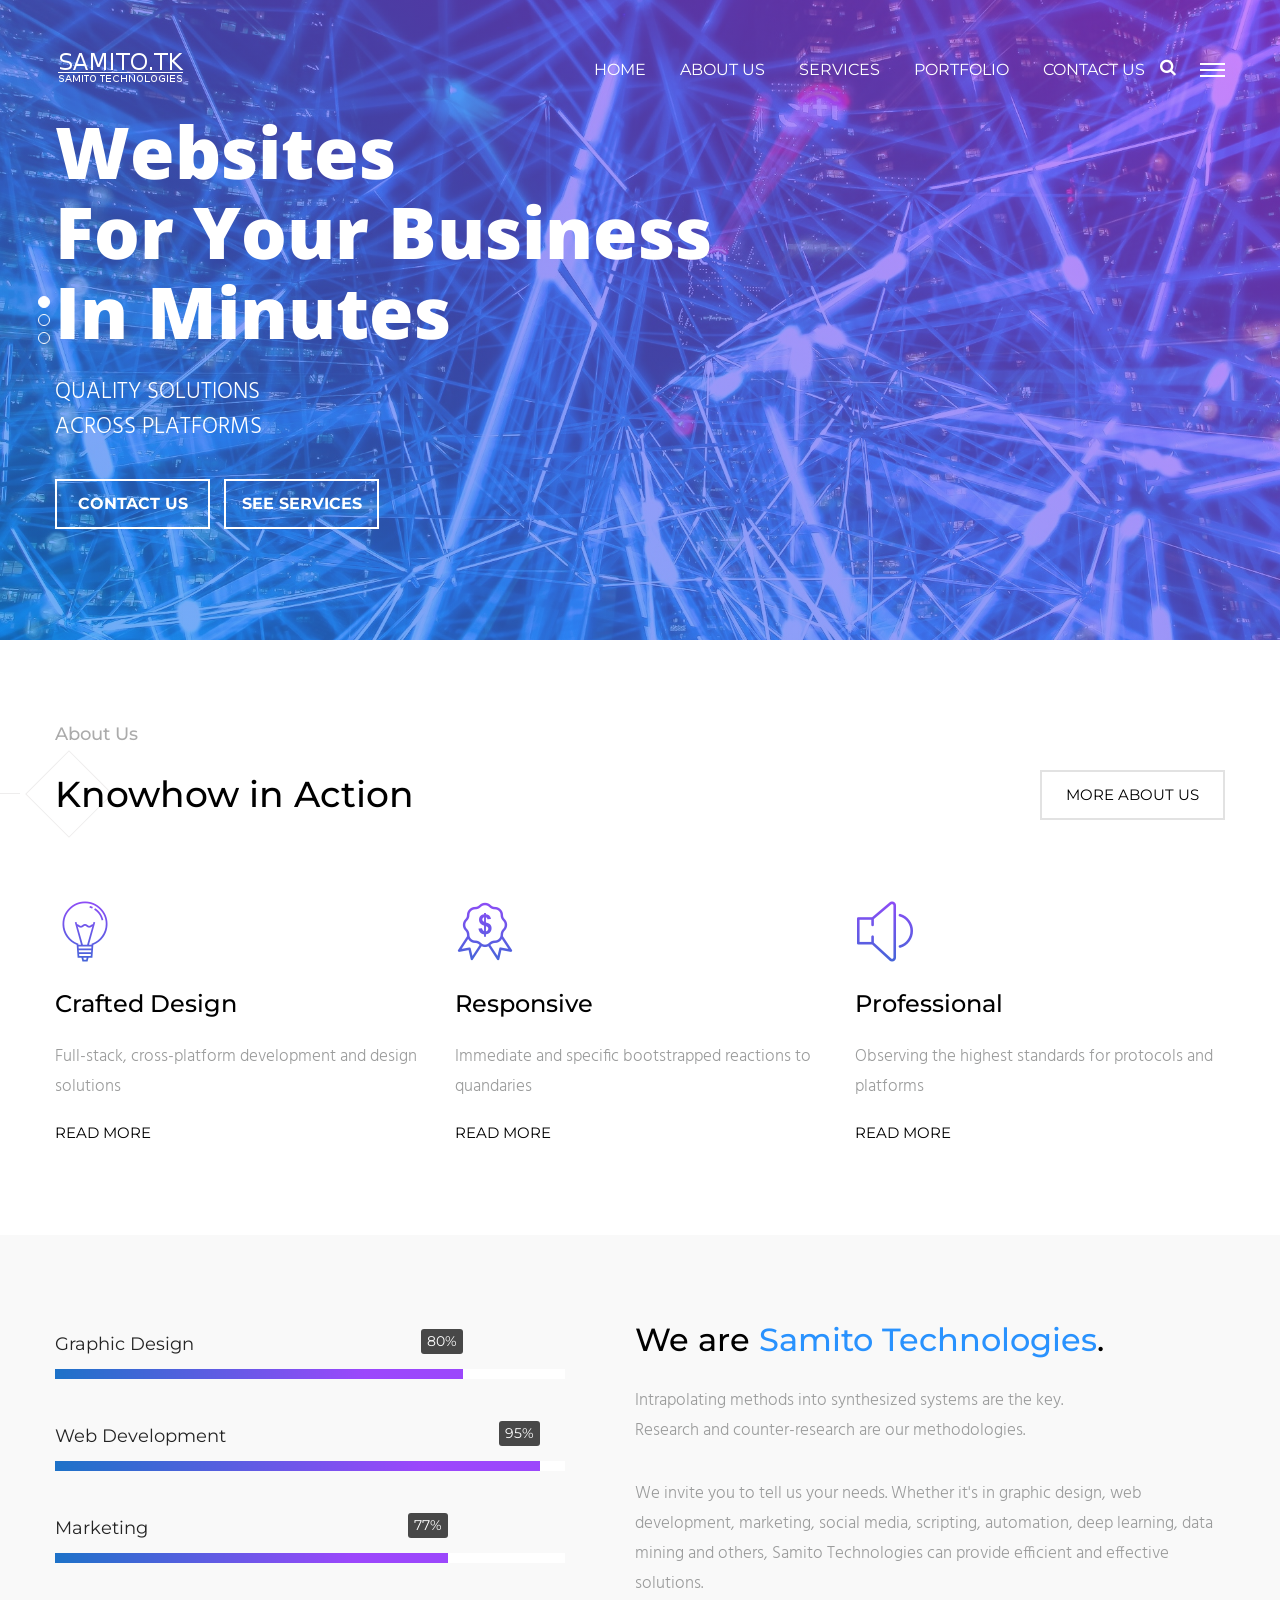
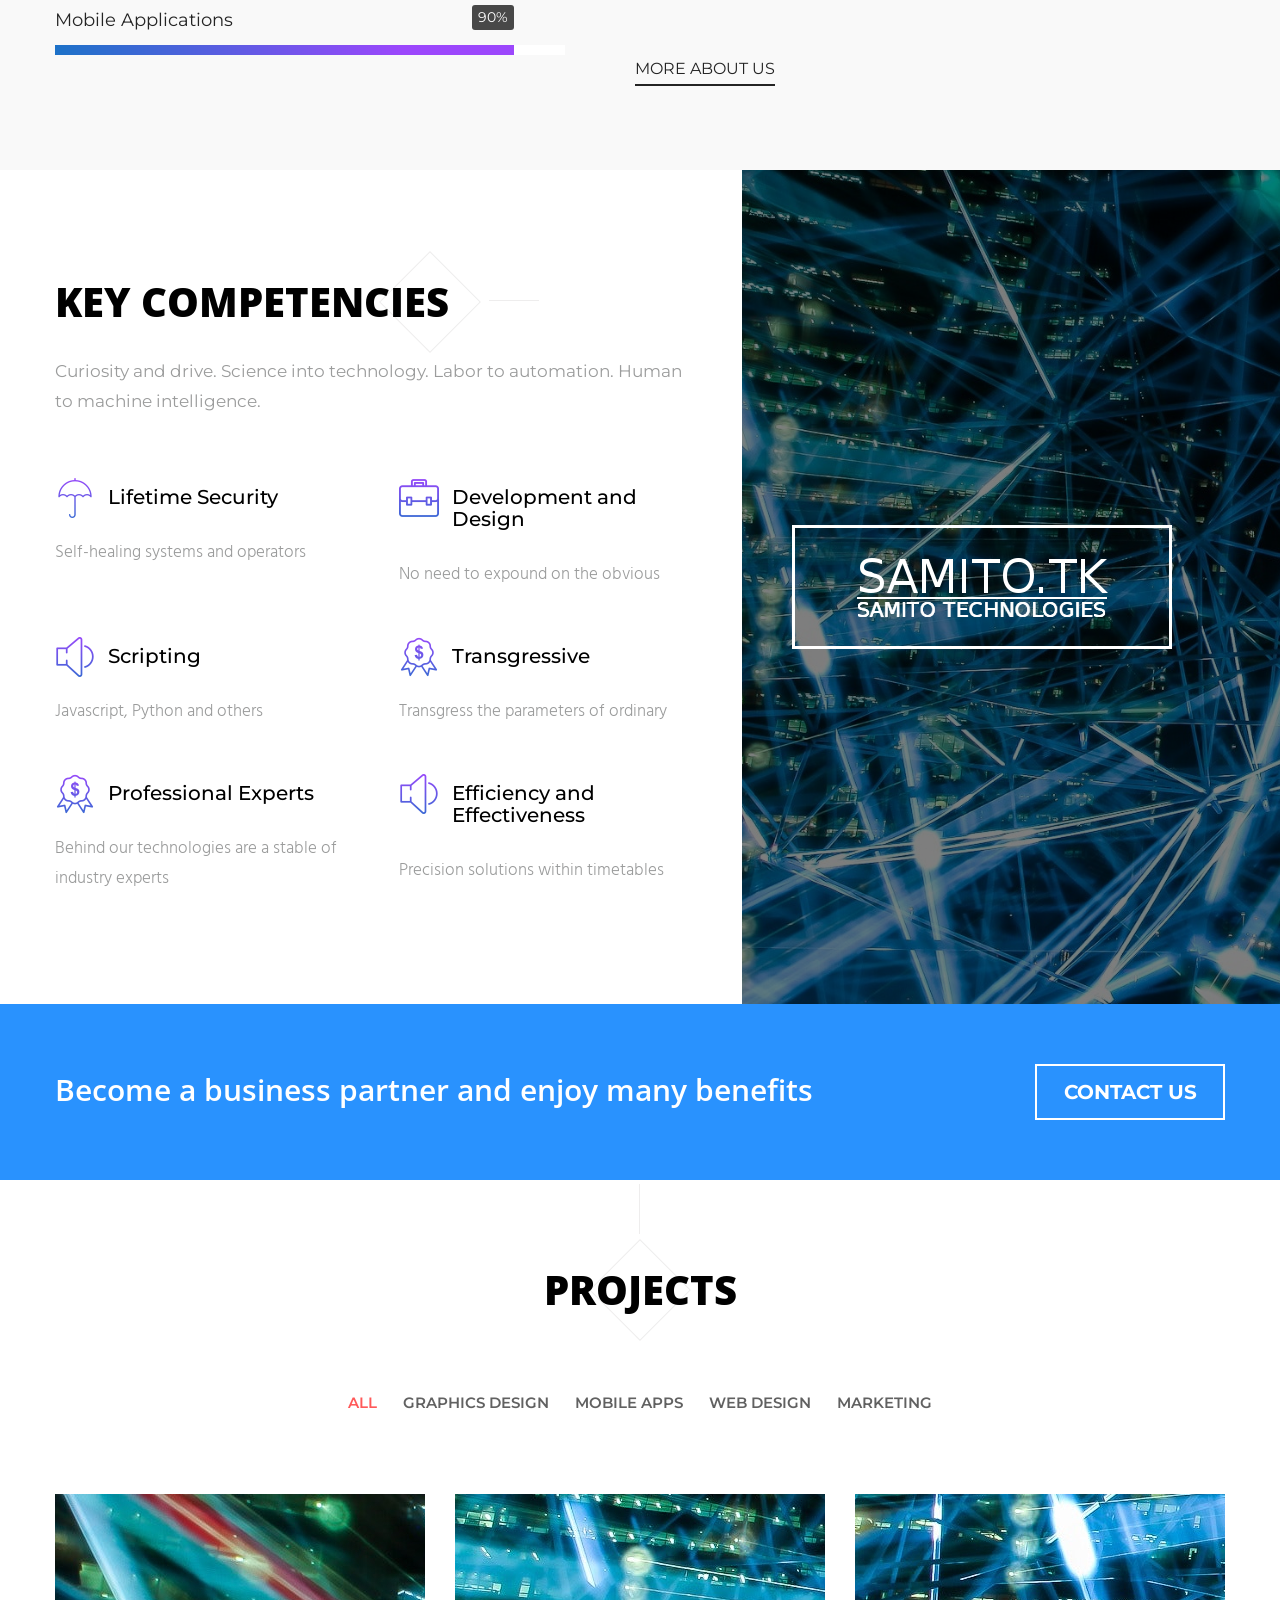
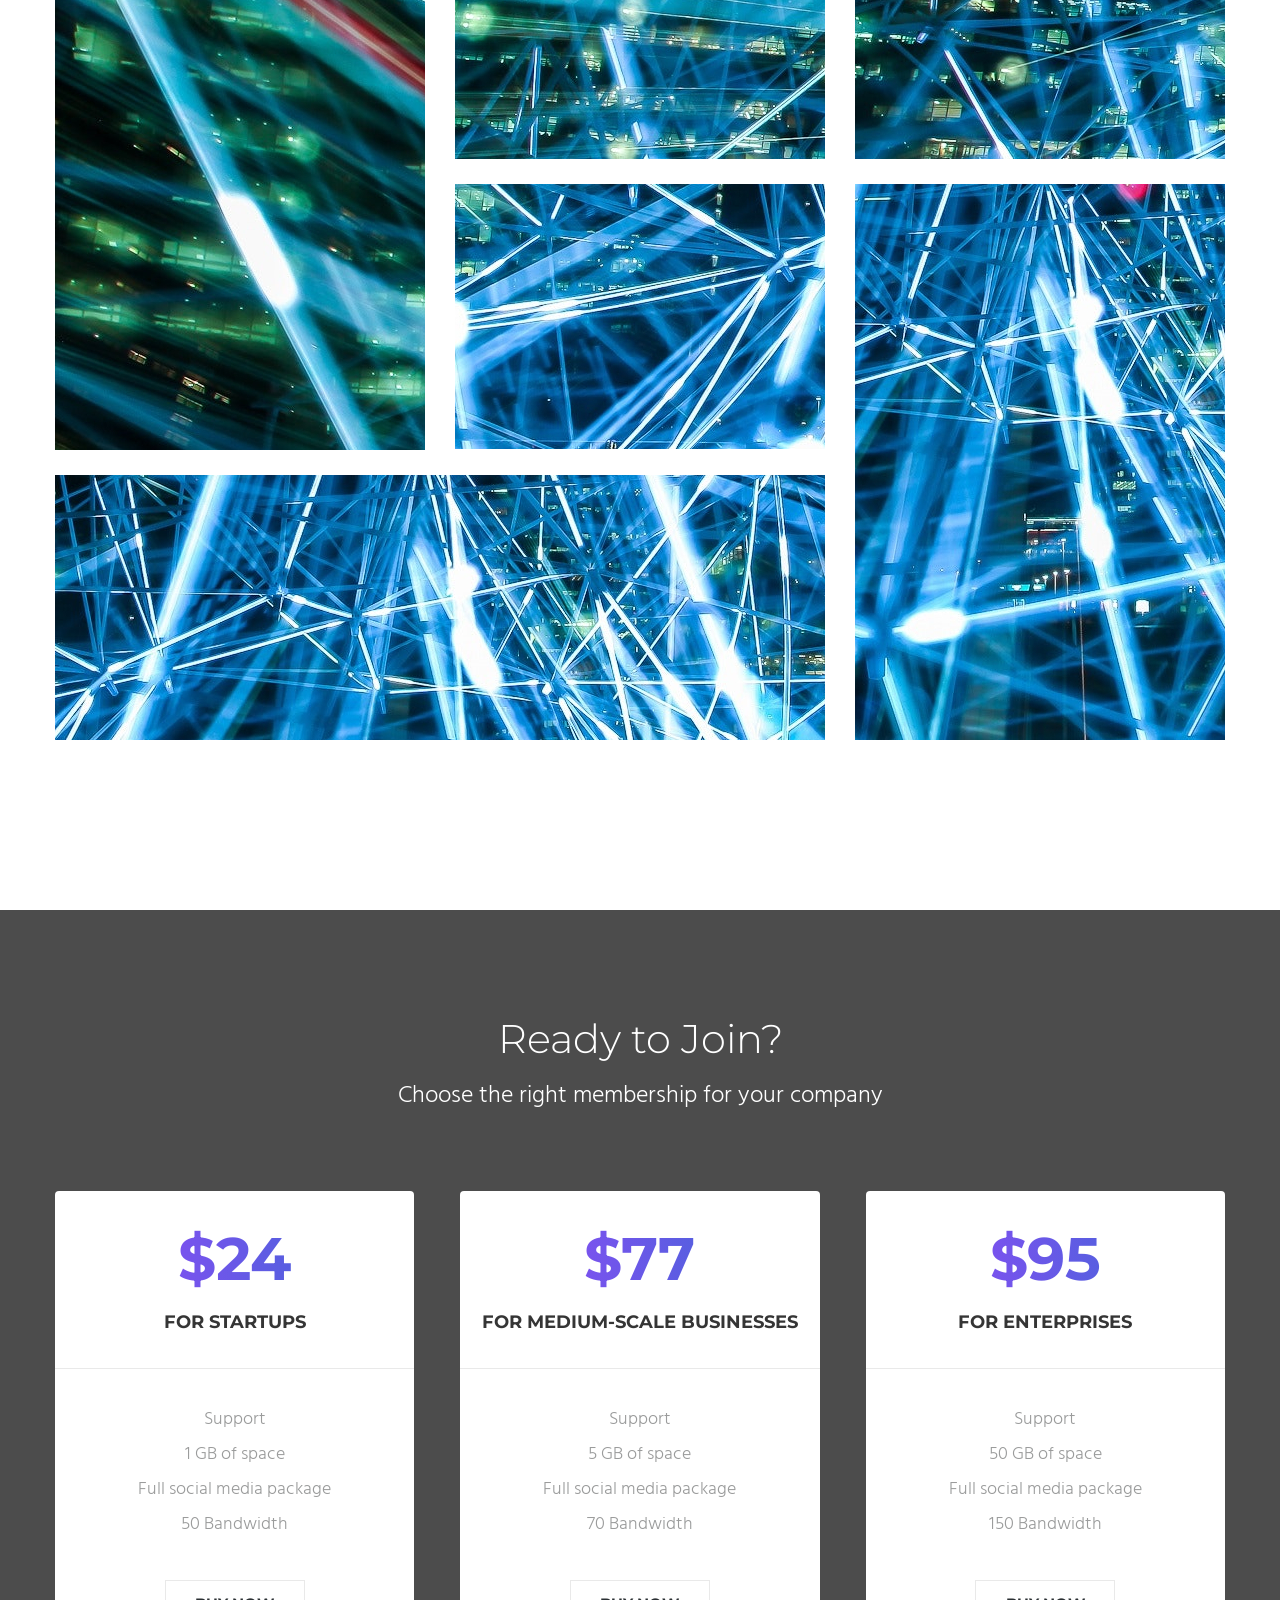
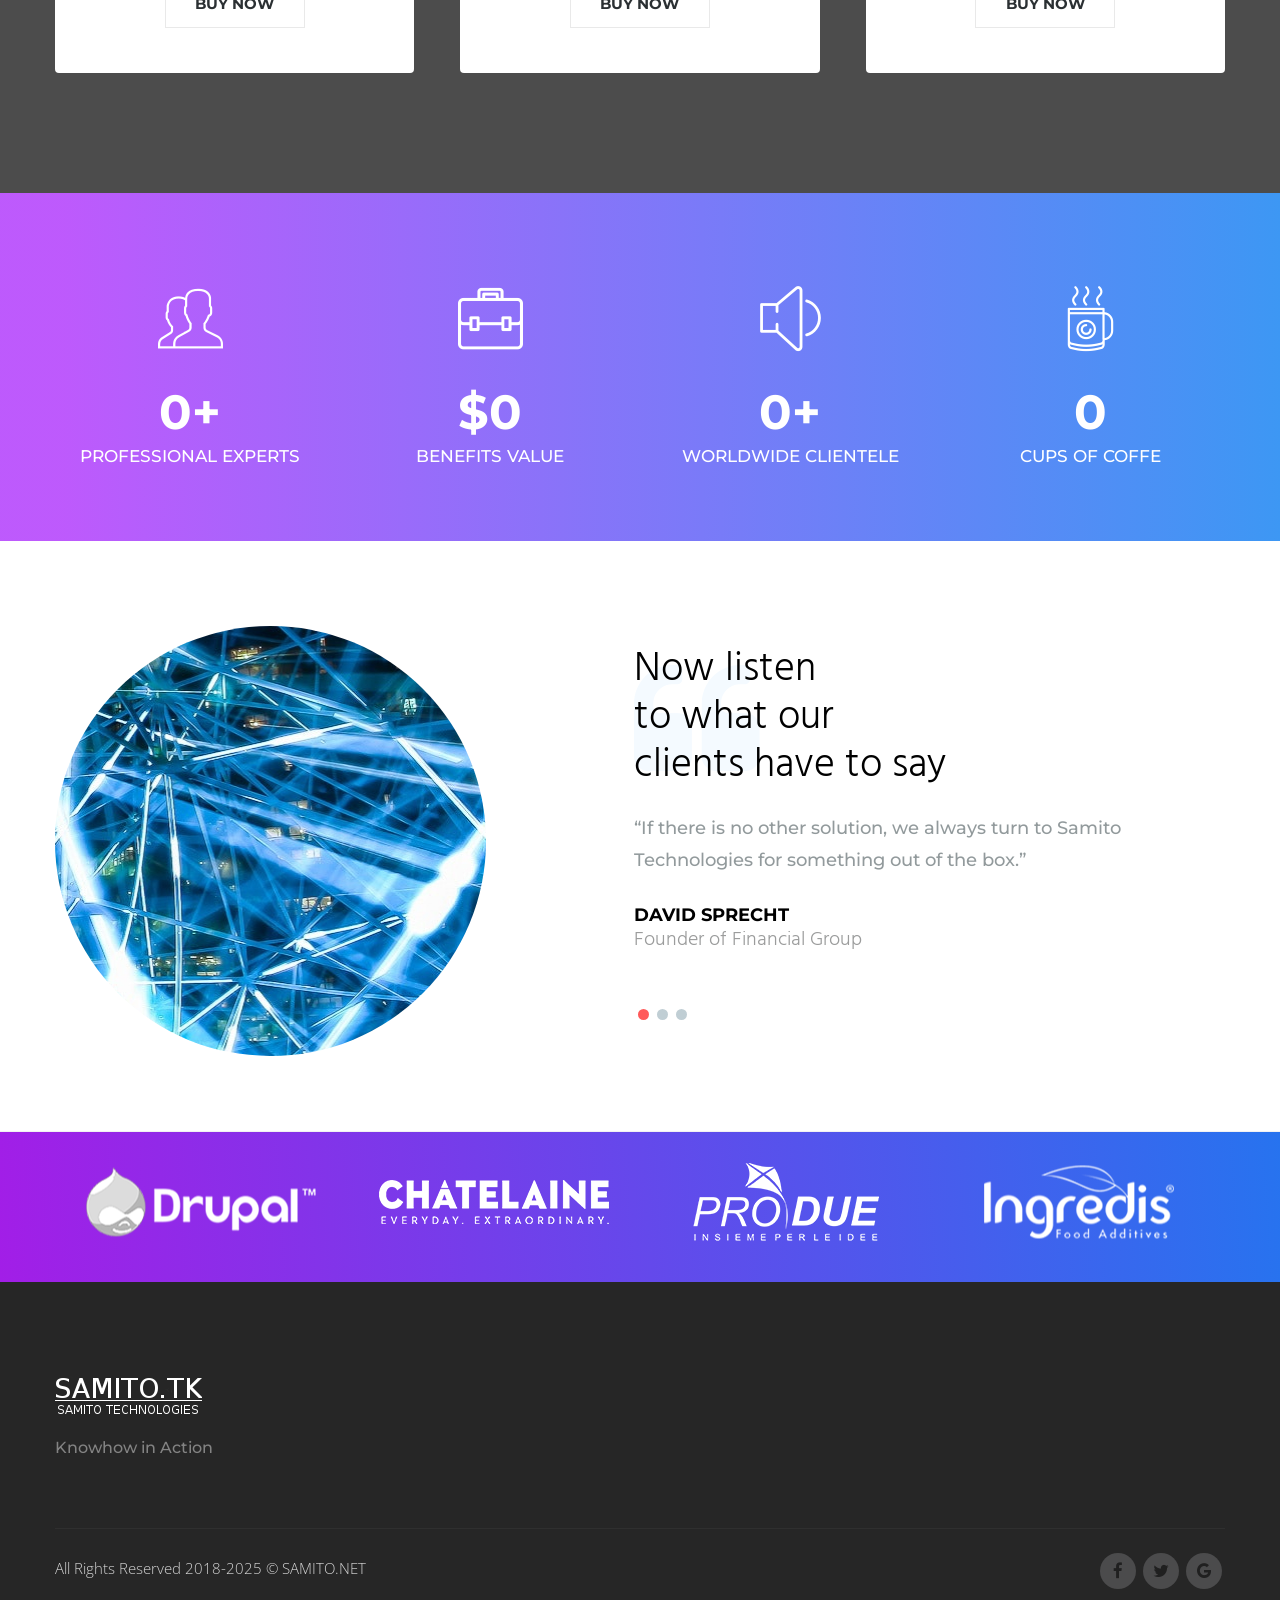
<file: index.html>
﻿<!DOCTYPE html>
<html lang="en">
	<head>
		<meta charset="UTF-8">
		<!-- For IE -->
		<meta http-equiv="X-UA-Compatible" content="IE=edge">

		<!-- For Resposive Device -->
		<meta name="viewport" content="width=device-width, initial-scale=1.0">

		<title>Samito Technologies</title>

		<!-- Favicon -->
		<link rel="icon" type="image/png" sizes="56x56" href="images/fav-icon/icon.png">


		<!-- Main style sheet -->
		<link rel="stylesheet" type="text/css" href="css/style.css">
		<!-- responsive style sheet -->
		<link rel="stylesheet" type="text/css" href="css/responsive.css">


		<!-- Fix Internet Explorer ______________________________________-->

		<!--[if lt IE 9]>
			<script src="http://html5shiv.googlecode.com/svn/trunk/html5.js"></script>
			<script src="vendor/html5shiv.js"></script>
			<script src="vendor/respond.js"></script>
		<![endif]-->
			
	</head>

	<body>
		<div class="main-page-wrapper">

			<!-- ===================================================
				Loading Transition
			==================================================== -->
			<div id="loader-wrapper">
				<div id="loader"></div>
			</div>

			<!-- ===================================================
				Toggle Menu Content Wrapper
			==================================================== -->
			<div id="hidden-aside-menu">
				<div class="opacity">
					<button class="close-aside-menu tran3s round-border">
						<i class="fa fa-close" aria-hidden="true"></i>
					</button>

					<div class="aside-menu-wrapper">
						<a href="index.html" class="logo"><img src="images/logo/logo.png" alt="Logo"></a>
						
						<ul class="main-nav-wrapper">
							<li><a href="index.html" class="tran3s"><span class="fa fa-home" aria-hidden="true"></span> Home</a>
								
							</li>
							<li><a href="about-us.html" class="tran3s"><span class="fa fa-info-circle" aria-hidden="true"></span> About Us</a></li>
							<li><a href="service-v2.html" class="tran3s"><span class="fa fa-cog" aria-hidden="true"></span> Services</a>
								
							</li>
							<li><a href="portfoilo-v2.html"><span class="fa fa-external-link-square" aria-hidden="true"></span> Portfolio</a>
								
							</li>
						
							</li>
							<li><a href="contact.html" class="tran3s"><span class="fa fa-envelope" aria-hidden="true"></span> Contact us</a></li>
						</ul>
					</div> <!-- /.aside-menu-wrapper -->
				</div> <!-- /.opacity -->
			</div> <!-- /.hidden-aside-menu -->


			<!-- 
			=============================================
				Theme Header
			============================================== 
			-->
			<header class="theme-menu-wrapper">
				<div class="container">
					<!-- Logo -->
					<div class="logo float-left"><a href="index.html"><img src="images/logo/logo.png" alt="Logo"></a></div>
					
					<!-- Toggle Menu Button -->
					<button class="toggle-show-menu-button float-right">
						<span></span>
						<span></span>
						<span></span>
					</button>

					<!-- Search Bar -->
					<div class="search-option float-right">
				   		<button class="search tran3s dropdown-toggle" id="searchDropdown" data-toggle="dropdown" aria-haspopup="true" aria-expanded="false"><i class="fa fa-search" aria-hidden="true"></i></button>
				   		<form action="#" class="p-color-bg dropdown-menu tran3s" aria-labelledby="searchDropdown">
				   			<input type="text" placeholder="Search....">
				   			<button class="p-color-bg"><i class="fa fa-search" aria-hidden="true"></i></button>
				   		</form>
				   </div> <!-- /.search-option -->


					<!-- ============================ Theme Menu ========================= -->
					<nav class="theme-main-menu float-right">
						<ul>
							<li><a href="index.html" class="tran3s">Home</a>
							
							</li>
							<li><a href="about-us.html" class="tran3s">About Us</a></li>
							<li><a href="service-v2.html" class="tran3s">Services</a>
								
							</li>
							<li><a href="portfoilo-v2.html" class="tran3s">Portfolio</a>
								
							</li>
							
							<li><a href="contact.html" class="tran3s">Contact us</a></li>
						</ul>
					</nav> <!-- /.theme-main-menu -->
				</div> <!-- /.container -->
			</header> <!-- /.theme-menu-wrapper -->
			
			<!-- 
			=============================================
				Theme Main Banner
			============================================== 
			-->

			<div id="theme-main-banner">
				<div data-src="images/home/slide-1.jpg">
					<div class="camera_caption">
						<div class="container">
							<h1 class="wow fadeInUp animated">Websites <span></span>For your Business <span>In Minutes</span></h1>
							<p class="wow fadeInUp animated" data-wow-delay="0.5s">Quality solutions <span></span>across platforms</p>
							<a href="contact.html" class="tran3s wow fadeInLeft animated hvr-bounce-to-right" data-wow-delay="1s">Contact Us</a>
							<a href="service-v2.html" class="tran3s wow fadeInRight animated hvr-bounce-to-right" data-wow-delay="1s">SEE SERVICES</a>
						</div> <!-- /.container -->
					</div> <!-- /.camera_caption -->
				</div>
				<div data-src="images/home/slide-2.jpg">
					<div class="camera_caption">
						<div class="container">
							<h1 class="wow fadeInUp animated">Mobile Apps <span></span>To Complete <span>the Package</span></h1>
							<p class="wow fadeInUp animated" data-wow-delay="0.5s">Quality solutions <span></span>across platforms </p>
							<a href="contact.html" class="tran3s wow fadeInLeft animated hvr-bounce-to-right" data-wow-delay="1s">Contact Us</a>
							<a href="service-v2.html" class="tran3s wow fadeInRight animated hvr-bounce-to-right" data-wow-delay="1s">SEE SERVICES</a>
						</div> <!-- /.container -->
					</div> <!-- /.camera_caption -->
				</div>
				<div data-src="images/home/slide-3.jpg">
					<div class="camera_caption">
						<div class="container">
							<h1 class="wow fadeInUp animated">Your Need <span></span>Has an Answer</h1>
							<p class="wow fadeInUp animated" data-wow-delay="0.5s">Quality solutions <span></span>across platforms</p>
							<a href="contact.html" class="tran3s wow fadeInLeft animated hvr-bounce-to-right" data-wow-delay="1s">Contact Us</a>
							<a href="service-v2.html" class="tran3s wow fadeInRight animated hvr-bounce-to-right" data-wow-delay="1s">SEE SERVICES</a>
						</div> <!-- /.container -->
					</div> <!-- /.camera_caption -->
				</div>
			</div> <!-- /#theme-main-banner -->




			<!-- 
			=============================================
				About Agency
			============================================== 
			-->
			<section class="about-agency wow fadeInUp">
				<div class="container">
					<div class="section-title clear-fix">
						<h6>About Us</h6>
						<h3 class="float-left">Knowhow in Action</h3>
						<a href="about-us.html" class="float-right hvr-shutter-out-horizontal tran3s">More About us</a>
					</div> <!-- /.section-title -->

					<div class="row">
						<div class="col-md-4 col-sm-6 col-xs-12">
							<div class="single-content-holder">
								<i class="icon flaticon-bulb"></i>
								<h5>Crafted Design</h5>
								<p>Full-stack, cross-platform development and design solutions</p>
								<a href="about-us.html" class="tran3s">READ MORE</a>
							</div> <!-- /.single-content-holder -->
						</div> <!-- /.col- -->
						<div class="col-md-4 col-sm-6 col-xs-12">
							<div class="single-content-holder">
								<i class="icon flaticon-badge"></i>
								<h5>Responsive</h5>
								<p>Immediate and specific bootstrapped reactions to quandaries</p>
								<a href="about-us.html" class="tran3s">READ MORE</a>
							</div> <!-- /.single-content-holder -->
						</div> <!-- /.col- -->
						<div class="col-md-4 col-sm-6 col-xs-12">
							<div class="single-content-holder">
								<i class="icon flaticon-speaker"></i>
								<h5>Professional</h5>
								<p>Observing the highest standards for protocols and platforms</p>
								<a href="about-us.html" class="tran3s">READ MORE</a>
							</div> <!-- /.single-content-holder -->
						</div> <!-- /.col- -->
					</div> <!-- /.row -->
				</div> <!-- /.container -->
			</section> <!-- /.consultant-section -->



			
			<!-- 
			=============================================
				skill Progress Section
			============================================== 
			-->
			<section class="company-skill section-bg">
				<div class="container">
					<div class="skills-progress skills float-left wow fadeInLeft">
						<div class="habilidades_contenedor">
					        <div class="codeconSkills">
					            <div class="codeconSkillbar">
					            	<div class="skill-text">
					            		<span class="codeconSkillArea">Graphic Design</span>
					            	</div>
					                <div class="skillBar" data-percent="80%">
					                	<span class="PercentText">80%</span>
					                </div>
					            </div>
					            <div class="codeconSkillbar">
					            	<div class="skill-text">
					            		<span class="codeconSkillArea ">Web Development</span>
					                    
					            	</div>
						            <div class="skillBar" data-percent="95%">
						                <span class="PercentText">95%</span>
						            </div>
					            </div>
						        <div class="codeconSkillbar">
						        	<div class="skill-text">
					            		<span class="codeconSkillArea">Marketing</span>
					                    
					            	</div>
						            <div class="skillBar" data-percent="77%">
						                <span class="PercentText">77%</span>
						            </div>
						        </div>
						        <div class="codeconSkillbar">
						        	<div class="skill-text">
					            		<span class="codeconSkillArea">Mobile Applications</span>
					                    
					            	</div>
						            <div class="skillBar" data-percent="90%">
						                <span class="PercentText">90%</span>
						            </div>
						        </div>
					    	</div> <!-- /.codeconSkills -->
					    </div> <!-- /.habilidades_contenedor -->
					</div> <!-- /.skills-progress -->

					<div class="text-content float-left wow fadeInRight">
						<h4>We are <span class="p-color">Samito Technologies</span>.</h4>
						<p>Intrapolating methods into synthesized systems are the key.
							<br>
						Research and counter-research are our methodologies.</p>
<p>

We invite you to tell us your needs. Whether it's in graphic design, web development, marketing, social media, scripting, automation, deep learning, data mining and others, Samito Technologies can provide efficient and effective solutions. 
</p>
<br>

						<a href="about-us.html" class="tran3s">More About Us</a>
					</div>
				</div> <!-- /.container -->
			</section> <!-- /.company-skill -->



			
			<!-- 
			=============================================
				Service Section
			============================================== 
			-->
			<section class="home-service-section">
				<div class="container">
					<div class="service-content-holder wow fadeInLeft">
						<div class="theme-title">
							<h2>Key Competencies</h2>
						</div>
						<p>Curiosity and drive. Science into technology. Labor to automation. Human to machine intelligence.</p>

						<div class="row">
							<div class="col-sm-6">
								<div class="single-service">
									<h6><i class="icon flaticon-umbrella"></i> <a href="#" class="tran3s">Lifetime Security</a></h6>
									<p>Self-healing systems and operators</p>
								</div> <!-- /.single-service -->
							</div> <!-- /.col -->
							<div class="col-sm-6">
								<div class="single-service">
									<h6><i class="icon flaticon-suitcase"></i> <a href="#" class="tran3s">Development and Design</a></h6>
									<p>No need to expound on the obvious</p>
								</div> <!-- /.single-service -->
							</div> <!-- /.col -->
							<div class="col-sm-6">
								<div class="single-service">
									<h6><i class="icon flaticon-speaker"></i> <a href="#" class="tran3s">Scripting</a></h6>
									<p>Javascript, Python and others</p>
								</div> <!-- /.single-service -->
							</div> <!-- /.col -->
							<div class="col-sm-6">
								<div class="single-service">
									<h6><i class="icon flaticon-badge"></i> <a href="#" class="tran3s">Transgressive</a></h6>
									<p>Transgress the parameters of ordinary</p>
								</div> <!-- /.single-service -->
							</div> <!-- /.col -->
							<div class="col-sm-6">
								<div class="single-service">
									<h6><i class="icon flaticon-badge"></i> <a href="#" class="tran3s">Professional Experts</a></h6>
									<p>Behind our technologies are a stable of industry experts</p>
								</div> <!-- /.single-service -->
							</div> <!-- /.col -->
							<div class="col-sm-6">
								<div class="single-service">
									<h6><i class="icon flaticon-speaker"></i> <a href="#" class="tran3s">Efficiency and Effectiveness</a></h6>
									<p>Precision solutions within timetables</p>
								</div> <!-- /.single-service -->
							</div> <!-- /.col -->
						</div> <!-- /.row -->
					</div> <!-- /.service-content-holder -->
				</div> <!-- /.container -->

				<div class="image-bg-section wow fadeInRight">
					<div class="opacity">
						<a href="#" class="tran3s"></a>
					</div> <!-- /.opacity -->
				</div> <!-- /.image-bg-section -->
			</section> <!-- /.home-service-section -->

			
			<!-- 
			=============================================
				Conatct inline Banner
			============================================== 
			-->
			<div class="contact-line-banner p-color-bg wow fadeInUp">
				<div class="container">
					<h4 class="float-left">Become a business partner and enjoy many benefits</h4>
					<a href="contact.html" class="tran3s float-right hvr-bounce-to-right">Contact Us</a>
				</div>
			</div> <!-- /.contact-line-banner -->




			<!-- 
			=============================================
				Project Section
			============================================== 
			-->
			<section class="project-section wow fadeInUp">
				<div class="container">
					<div class="theme-title center">
						<h2>Projects</h2>
					</div>
				</div>

				<div class="container isotop-menu-wrapper">
					<ul class="gallery-menu">
						<li class="is-checked tran3s" data-filter="*">All</li>
						<li class="tran3s" data-filter=".design">Graphics Design</li>
						<li class="tran3s" data-filter=".app">Mobile Apps</li>
						<li class="tran3s" data-filter=".print">Web Design</li>
						<li class="tran3s" data-filter=".marketing">Marketing</li>
					</ul>
				</div> <!-- End .menu_wrapper -->

				<div class="container">
					<div id="isotop-gallery-wrapper" class="row">
						<div class="grid-sizer"></div>
						<div class="isotop-item app marketing">
							<div class="single-item">
								<img src="images/project/1.jpg" alt="Image">
								<a href="images/project/1.jpg" class="tran4s fancybox"><i class="fa fa-chain" aria-hidden="true"></i></a>
							</div> <!-- /.single-item -->
						</div> <!-- /.isotop-item -->
						<div class="isotop-item design print app">
							<div class="single-item">
								<img src="images/project/2.jpg" alt="Image">
								<a href="images/project/2.jpg" class="tran4s fancybox"><i class="fa fa-chain" aria-hidden="true"></i></a>
							</div> <!-- /.single-item -->
						</div> <!-- /.isotop-item -->
						<div class="isotop-item design print">
							<div class="single-item">
								<img src="images/project/3.jpg" alt="Image">
								<a href="images/project/3.jpg" class="tran4s fancybox"><i class="fa fa-chain" aria-hidden="true"></i></a>
							</div> <!-- /.single-item -->
						</div> <!-- /.isotop-item -->
						<div class="isotop-item app print">
							<div class="single-item">
								<img src="images/project/4.jpg" alt="Image">
								<a href="images/project/4.jpg" class="tran4s fancybox"><i class="fa fa-chain" aria-hidden="true"></i></a>
							</div> <!-- /.single-item -->
						</div> <!-- /.isotop-item -->
						<div class="isotop-item app print design">
							<div class="single-item">
								<img src="images/project/5.jpg" alt="Image">
								<a href="images/project/5.jpg" class="tran4s fancybox"><i class="fa fa-chain" aria-hidden="true"></i></a>
							</div> <!-- /.single-item -->
						</div> <!-- /.isotop-item -->
						<div class="isotop-item double-column marketing">
							<div class="single-item">
								<img src="images/project/6.jpg" alt="Image">
								<a href="images/project/6.jpg" class="tran4s fancybox"><i class="fa fa-chain" aria-hidden="true"></i></a>
							</div> <!-- /.single-item -->
						</div> <!-- /.isotop-item -->
					</div> <!-- /#isotop-gallery-wrapper -->
				</div>
			</section> <!-- /.project-section -->



			<!-- 
			=============================================
				Pricing section
			============================================== 
			-->
			<section class="pricing-section image-bg wow fadeInUp">
				<div class="opacity">
					<div class="container">
						<h2>Ready to Join?</h2>
						<p>Choose the right membership for your company</p>

						<div class="row">
							<div class="col-sm-4">
								<div class="single-price-table wow fadeInUp">
									<strong>$24</strong>
									<span>For Startups</span>
									<ul>
										<li>Support</li>
										<li>1 GB of space</li>
										<li>Full social media package</li>
										<li>50 Bandwidth</li>
									</ul>
									<a href="#" class="tran3s hvr-bounce-to-right">BUY NOW</a>
								</div> <!-- /.single-price-table -->
							</div>
							<div class="col-sm-4">
								<div class="single-price-table wow fadeInUp">
									<strong>$77</strong>
									<span>For Medium-scale Businesses</span>
									<ul>
										<li>Support</li>
										<li>5 GB of space</li>
										<li>Full social media package</li>
										<li>70 Bandwidth</li>
									</ul>
									<a href="#" class="tran3s hvr-bounce-to-right">BUY NOW</a>
								</div> <!-- /.single-price-table -->
							</div>
							<div class="col-sm-4">
								<div class="single-price-table wow fadeInUp">
									<strong>$95</strong>
									<span>For Enterprises</span>
									<ul>
										<li>Support</li>
										<li>50 GB of space</li>
										<li>Full social media package</li>
										<li>150 Bandwidth</li>
									</ul>
									<a href="#" class="tran3s hvr-bounce-to-right">BUY NOW</a>
								</div> <!-- /.single-price-table -->
							</div>
						</div> <!-- /.row -->
					</div> <!-- /.container -->
				</div> <!-- /.opacity -->
			</section> <!-- /.pricing-section -->



			<!-- 
			=============================================
				Counter Number Section
			============================================== 
			-->
			<section class="counter-number">
				<div class="opacity">
					<div class="container">
						<div class="row">
							<div class="col-sm-3 col-xs-12">
								<div class="counter-box">
									<i class="icon flaticon-people"></i>
									<div class="number"><span class="timer" data-from="0" data-to="120" data-speed="1500" data-refresh-interval="5">0</span>+</div>
									<h6>Professional Experts</h6>
								</div> <!-- /.counter-box -->
							</div> <!-- /.col- -->
							<div class="col-sm-3 col-xs-12">
								<div class="counter-box">
									<i class="icon flaticon-suitcase"></i>
									<div class="number">$<span class="timer" data-from="0" data-to="50000000" data-speed="2000" data-refresh-interval="5">0</span></div>
									<h6>Benefits Value</h6>
								</div> <!-- /.counter-box -->
							</div> <!-- /.col- -->
							<div class="col-sm-3 col-xs-12">
								<div class="counter-box">
									<i class="icon flaticon-speaker"></i>
									<div class="number"><span class="timer" data-from="0" data-to="88" data-speed="1500" data-refresh-interval="5">0</span>+</div>
									<h6>Worldwide Clientele</h6>
								</div> <!-- /.counter-box -->
							</div> <!-- /.col- -->
							<div class="col-sm-3 col-xs-12">
								<div class="counter-box">
									<i class="icon flaticon-coffee"></i>
									<div class="number"><span class="timer" data-from="0" data-to="1230" data-speed="1500" data-refresh-interval="5">0</span></div>
									<h6>Cups of coffe</h6>
								</div> <!-- /.counter-box -->
							</div> <!-- /.col- -->
						</div> <!-- /.row -->
					</div> <!-- /.container -->
				</div> <!-- /.opacity -->
			</section> <!-- /.counter-number -->




			<!-- 
			=============================================
				Client Slider Section
			============================================== 
			-->
			<section class="client-section wow fadeInUp">
				<div class="container">
					<h2>Now listen <span></span>to what our <span></span>clients have to say</h2>
					<div id="client-slider" class="clear-fix">
						<div class="item">
							<div class="clear-fix">
								<img src="images/home/c-1.jpg" alt="Image" class="float-left round-border">
								<div class="text float-left">
									<h6>“If there is no other solution, we always turn to Samito Technologies for something out of the box.”</h6>
									 <h5>David Sprecht</h5>
									 <p>Founder of Financial Group</p>
								</div> <!-- /.text -->
							</div> <!-- /.clear-fix -->
						</div> <!-- /.item -->
						<div class="item">
							<div class="clear-fix">
								<img src="images/home/c-2.jpg" alt="Image" class="float-left round-border">
								<div class="text float-left">
									<h6>“I never imagined that the answers can be so simple.”</h6>
									 <h5>Henry Dee</h5>
									 <p>CEO of Consolidated Strategies</p>
								</div> <!-- /.text -->
							</div> <!-- /.clear-fix -->
						</div> <!-- /.item -->
						<div class="item">
							<div class="clear-fix">
								<img src="images/home/c-3.jpg" alt="Image" class="float-left round-border">
								<div class="text float-left">
									<h6>“We were perplexed. We thought it was impossible.”</h6>
									 <h5>Omar Farad</h5>
									 <p>Founder of Farad Gmbh</p>
								</div> <!-- /.text -->
							</div> <!-- /.clear-fix -->
						</div> <!-- /.item -->
					</div> <!-- /#client-slider -->
				</div> <!-- /.container -->
			</section> <!-- /.client-section -->



			<!-- 
			
						 
			=============================================
				Partner Logo
			============================================== 
			-->
			<div class="partent-logo-section">
				<div class="container">
					<div id="partner-logo">
						<div class="item"><img src="images/logo/p-1.png" alt="logo"></div>
						<div class="item"><img src="images/logo/p-2.png" alt="logo"></div>
						<div class="item"><img src="images/logo/p-3.png" alt="logo"></div>
						<div class="item"><img src="images/logo/p-4.png" alt="logo"></div>
						<div class="item"><img src="images/logo/p-2.png" alt="logo"></div>
					</div>
				</div>
			</div> <!-- /.partent-logo-section -->



			
			<!-- 
			=============================================
				Footer
			============================================== 
			-->
			<footer>
				<div class="container">
					<div class="row">
						<div class="col-md-3 col-sm-5">
							<div class="footer-logo">
								<a href="index.html"><img src="images/logo/logo-footer.png" alt="Logo"></a>
								<h6>Knowhow in Action</h6>
							</div>
						</div>
						</div>
						<div class="bottom-footer clear-fix">
						<p class="float-left">All Rights Reserved 2018-2025 &copy; <a href="https://www.samito.net" target="_blank" class="tran3s">SAMITO.NET</a></p>
	
						<ul class="float-right">
							<li><a href="https://www.facebook.com/samitonetwork/" class="tran3s round-border"><i class="fa fa-facebook" aria-hidden="true"></i></a></li>
							<li><a href="https://twitter.com/samitojalbuena" class="tran3s round-border"><i class="fa fa-twitter" aria-hidden="true"></i></a></li>
							<li><a href="https://plus.google.com/u/2/+SamitoJalbuena" class="tran3s round-border"><i class="fa fa-google" aria-hidden="true"></i></a></li>
							
						</ul>
					</div> <!-- /.bottom-footer -->
				</div> <!-- /.container -->
						</div>
						</div>
						</div>
						</div>
					</div> <!-- /.row -->

				



	        

	        <!-- Scroll Top Button -->
			<button class="scroll-top tran3s">
				<i class="fa fa-angle-up" aria-hidden="true"></i>
			</button>





		<!-- Js File_________________________________ -->

		<!-- j Query -->
		<script type="text/javascript" src="vendor/jquery.2.2.3.min.js"></script>

		<!-- Bootstrap JS -->
		<script type="text/javascript" src="vendor/bootstrap/bootstrap.min.js"></script>

		<!-- Vendor js _________ -->
		<!-- Camera Slider -->
		<script type='text/javascript' src='vendor/Camera-master/scripts/jquery.mobile.customized.min.js'></script>
	    <script type='text/javascript' src='vendor/Camera-master/scripts/jquery.easing.1.3.js'></script> 
	    <script type='text/javascript' src='vendor/Camera-master/scripts/camera.min.js'></script>

	    <!-- Progress Bar js -->
		<script type="text/javascript" src="vendor/skills-master/jquery.skills.js"></script>
		<!-- isotop -->
		<script type="text/javascript" src="vendor/isotope.pkgd.min.js"></script>
		
		<!-- WOW js -->
		<script type="text/javascript" src="vendor/WOW-master/dist/wow.min.js"></script>
		<!-- owl.carousel -->
		<script type="text/javascript" src="vendor/owl-carousel/owl.carousel.min.js"></script>
		<!-- js count to -->
		<script type="text/javascript" src="vendor/jquery.appear.js"></script>
		<script type="text/javascript" src="vendor/jquery.countTo.js"></script>
		<!-- fancy box -->
		<script type="text/javascript" src="vendor/fancy-box/jquery.fancybox.pack.js"></script>
		<!-- Custom Scroll -->
		<script src="vendor/jquery.mCustomScrollbar.concat.min.js"></script>

		<!-- Theme js -->
		<script type="text/javascript" src="js/theme.js"></script>

		</div> <!-- /.main-page-wrapper -->
	</body>
</html>
</file>
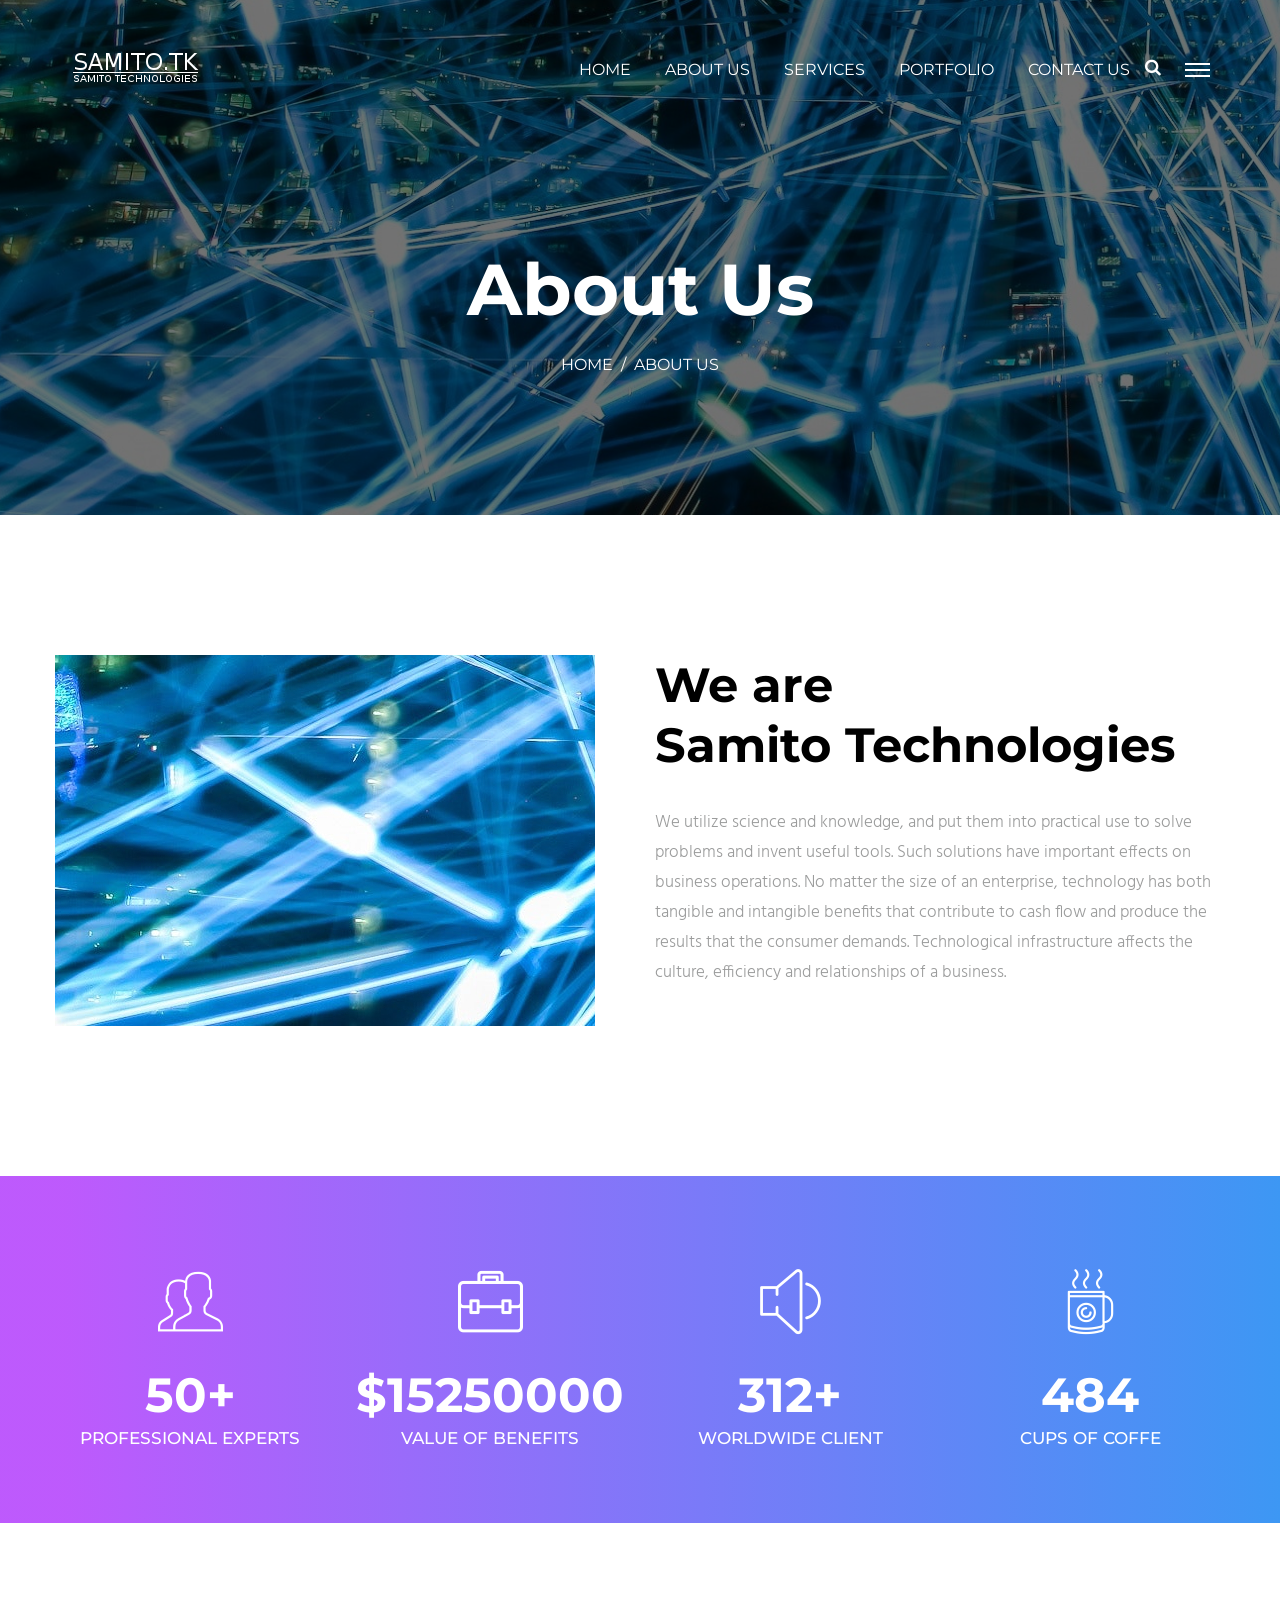
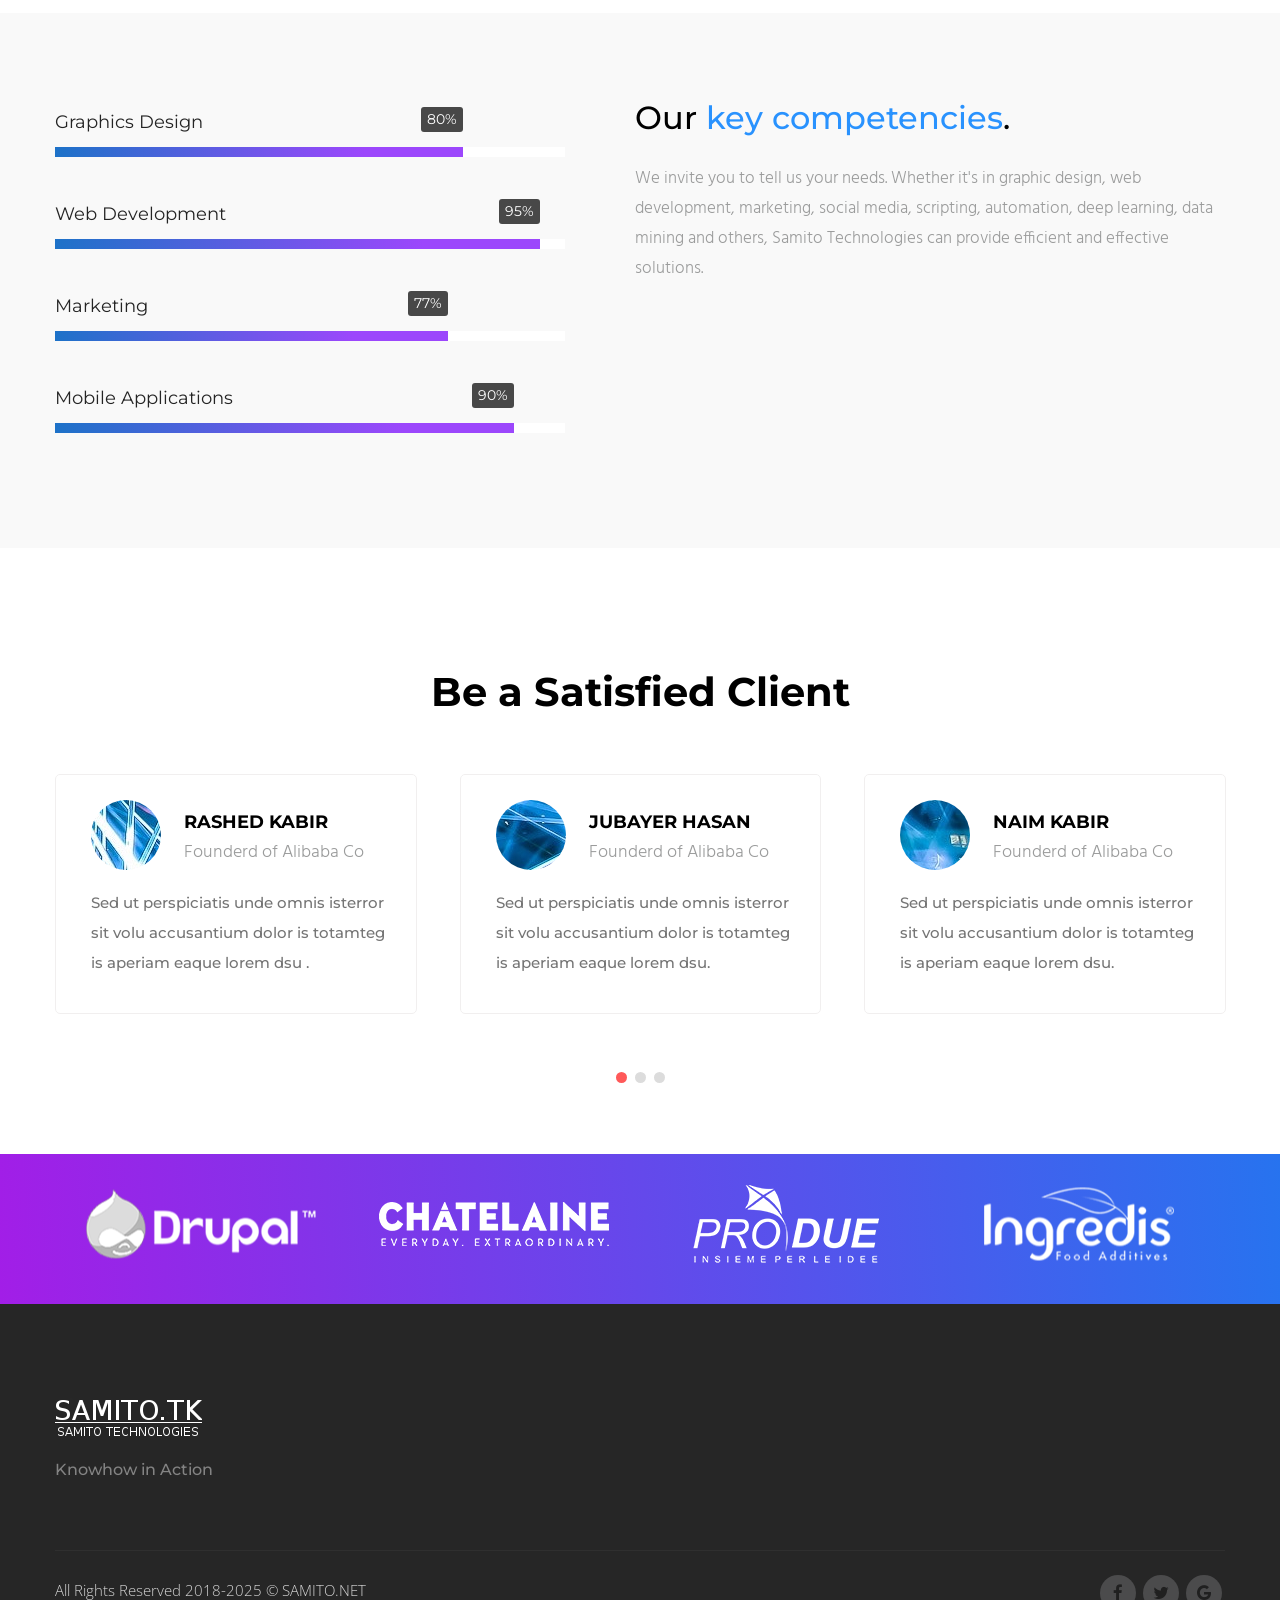
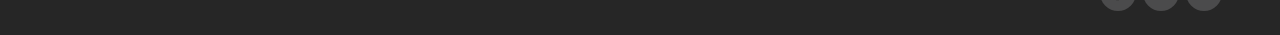
<file: about-us.html>
<!DOCTYPE html>
<html lang="en">
	<head>
		<meta charset="UTF-8">
		<!-- For IE -->
		<meta http-equiv="X-UA-Compatible" content="IE=edge">

		<!-- For Resposive Device -->
		<meta name="viewport" content="width=device-width, initial-scale=1.0">

		<title>Samito Technologies</title>

		<!-- Favicon -->
		<link rel="icon" type="image/png" sizes="56x56" href="images/fav-icon/icon.png">


		<!-- Main style sheet -->
		<link rel="stylesheet" type="text/css" href="css/style.css">
		<!-- responsive style sheet -->
		<link rel="stylesheet" type="text/css" href="css/responsive.css">


		<!-- Fix Internet Explorer ______________________________________-->

		<!--[if lt IE 9]>
			<script src="http://html5shiv.googlecode.com/svn/trunk/html5.js"></script>
			<script src="vendor/html5shiv.js"></script>
			<script src="vendor/respond.js"></script>
		<![endif]-->
			
	</head>

	<body>
		<div class="main-page-wrapper">

			<!-- ===================================================
				Loading Transition
			==================================================== -->
			<div id="loader-wrapper">
				<div id="loader"></div>
			</div>

			<!-- ===================================================
				Toggle Menu Content Wrapper
			==================================================== -->
			<div id="hidden-aside-menu">
				<div class="opacity">
					<button class="close-aside-menu tran3s round-border">
						<i class="fa fa-close" aria-hidden="true"></i>
					</button>

					<div class="aside-menu-wrapper">
						<a href="index.html" class="logo"><img src="images/logo/logo.png" alt="Logo"></a>
						
						<ul class="main-nav-wrapper">
							<li><a href="index.html" class="tran3s"><span class="fa fa-home" aria-hidden="true"></span> Home</a>
							
							</li>
							<li class="current-active"><a href="about-us.html" class="tran3s"><span class="fa fa-info-circle" aria-hidden="true"></span> About Us</a></li>
							<li><a href="service-v2.html" class="tran3s"><span class="fa fa-cog" aria-hidden="true"></span> Services</a>
							
							</li>
							<li><a href="portfoilo-v2.html"><span class="fa fa-external-link-square" aria-hidden="true"></span> Portfolio</a>
								
							</li>
							
							<li><a href="contact.html" class="tran3s"><span class="fa fa-envelope" aria-hidden="true"></span> Contact us</a></li>
						</ul>
					</div> <!-- /.aside-menu-wrapper -->
				</div> <!-- /.opacity -->
			</div> <!-- /.hidden-aside-menu -->


			<!-- 
			=============================================
				Theme Header
			============================================== 
			-->
			<header class="theme-menu-wrapper">
				<div class="container-fluid">
					<!-- Logo -->
					<div class="logo float-left"><a href="index.html"><img src="images/logo/logo.png" alt="Logo"></a></div>
					
					<!-- Toggle Menu Button -->
					<button class="toggle-show-menu-button float-right">
						<span></span>
						<span></span>
						<span></span>
					</button>

					<!-- Search Bar -->
					<div class="search-option float-right">
				   		<button class="search tran3s dropdown-toggle" id="searchDropdown" data-toggle="dropdown" aria-haspopup="true" aria-expanded="false"><i class="fa fa-search" aria-hidden="true"></i></button>
				   		<form action="#" class="p-color-bg dropdown-menu tran3s" aria-labelledby="searchDropdown">
				   			<input type="text" placeholder="Search....">
				   			<button class="p-color-bg"><i class="fa fa-search" aria-hidden="true"></i></button>
				   		</form>
				   </div> <!-- /.search-option -->

					

					<!-- ============================ Theme Menu ========================= -->
					<nav class="theme-main-menu float-right">
						<ul>
							<li><a href="index.html" class="tran3s">Home</a>
								
							</li>
							<li><a href="about-us.html" class="tran3s">About Us</a></li>
							<li><a href="service-v2.html" class="tran3s">Services</a>
								
							</li>
							<li><a href="portfoilo-v2.html" class="tran3s">Portfolio</a>
								
							</li>
						
							
							<li><a href="contact.html" class="tran3s">Contact us</a></li>
						</ul>
					</nav> <!-- /.theme-main-menu -->
				</div> <!-- /.container -->
			</header> <!-- /.theme-menu-wrapper -->



			<!-- 
			=============================================
				Inner banner
			============================================== 
			-->
			<div class="inner-banner">
				<div class="opacity">
					<div class="container">
						<h2>About Us</h2>
						<ul>
							<li><a href="index.html" class="tran3s">Home</a></li>
							<li>/</li>
							<li>About us</li>
						</ul>
					</div> <!-- /.container -->
				</div> <!-- /.opacity -->
			</div> <!-- /.inner-banner -->



			<!-- 
			=============================================
				About Page Top Content
			============================================== 
			-->
			<div class="about-page-top">
				<div class="container">
					<div class="row">
						<div class="col-md-6 col-xs-12 wow fadeInLeft"><img src="images/inner-page/2.jpg" alt="Image"></div>
						<div class="col-md-6 col-xs-12 wow fadeInRight">
							<h2>We are <span></span>Samito Technologies<span></span></h2>
							<p>We utilize science and knowledge, and put them into practical use to solve problems and invent useful tools. Such solutions have important effects on business operations. No matter the size of an enterprise, technology has both tangible and intangible benefits that contribute to cash flow and produce the results that the consumer demands. Technological infrastructure affects the culture, efficiency and relationships of a business.</p>
						</div>
					</div> <!-- /.row -->
				</div> <!-- /.container -->
			</div> <!-- /.about-page-top -->



			<!-- 
			=============================================
				Counter Number Section
			============================================== 
			-->
			<section class="counter-number">
				<div class="opacity">
					<div class="container">
						<div class="row">
							<div class="col-sm-3 col-xs-12">
								<div class="counter-box">
									<i class="icon flaticon-people"></i>
									<div class="number"><span class="timer" data-from="0" data-to="120" data-speed="1500" data-refresh-interval="5">0</span>+</div>
									<h6>Professional Experts</h6>
								</div> <!-- /.counter-box -->
							</div> <!-- /.col- -->
							<div class="col-sm-3 col-xs-12">
								<div class="counter-box">
									<i class="icon flaticon-suitcase"></i>
									<div class="number">$<span class="timer" data-from="0" data-to="50000000" data-speed="2000" data-refresh-interval="5">0</span></div>
									<h6>Value of Benefits</h6>
								</div> <!-- /.counter-box -->
							</div> <!-- /.col- -->
							<div class="col-sm-3 col-xs-12">
								<div class="counter-box">
									<i class="icon flaticon-speaker"></i>
									<div class="number"><span class="timer" data-from="0" data-to="780" data-speed="1500" data-refresh-interval="5">0</span>+</div>
									<h6>Worldwide Client</h6>
								</div> <!-- /.counter-box -->
							</div> <!-- /.col- -->
							<div class="col-sm-3 col-xs-12">
								<div class="counter-box">
									<i class="icon flaticon-coffee"></i>
									<div class="number"><span class="timer" data-from="0" data-to="1230" data-speed="1500" data-refresh-interval="5">0</span></div>
									<h6>Cups of coffe</h6>
								</div> <!-- /.counter-box -->
							</div> <!-- /.col- -->
						</div> <!-- /.row -->
					</div> <!-- /.container -->
				</div> <!-- /.opacity -->
			</section> <!-- /.counter-number -->



			<!-- 
			
			=============================================
				skill Progress Section
			============================================== 
			-->
			<section class="company-skill section-bg">
				<div class="container">
					<div class="skills-progress skills float-left wow fadeInLeft">
						<div class="habilidades_contenedor">
					        <div class="codeconSkills">
					            <div class="codeconSkillbar">
					            	<div class="skill-text">
					            		<span class="codeconSkillArea">Graphics Design</span>
					            	</div>
					                <div class="skillBar" data-percent="80%">
					                	<span class="PercentText">80%</span>
					                </div>
					            </div>
					            <div class="codeconSkillbar">
					            	<div class="skill-text">
					            		<span class="codeconSkillArea ">Web Development</span>
					                    
					            	</div>
						            <div class="skillBar" data-percent="95%">
						                <span class="PercentText">95%</span>
						            </div>
					            </div>
						        <div class="codeconSkillbar">
						        	<div class="skill-text">
					            		<span class="codeconSkillArea">Marketing</span>
					                    
					            	</div>
						            <div class="skillBar" data-percent="77%">
						                <span class="PercentText">77%</span>
						            </div>
						        </div>
						        <div class="codeconSkillbar">
						        	<div class="skill-text">
					            		<span class="codeconSkillArea">Mobile Applications</span>
					                    
					            	</div>
						            <div class="skillBar" data-percent="90%">
						                <span class="PercentText">90%</span>
						            </div>
						        </div>
					    	</div> <!-- /.codeconSkills -->
					    </div> <!-- /.habilidades_contenedor -->
					</div> <!-- /.skills-progress -->

					<div class="text-content float-left wow fadeInRight">
						<h4>Our <span class="p-color">key competencies</span>.</h4>
						<p>We invite you to tell us your needs. Whether it's in graphic design, web development, marketing, social media, scripting, automation, deep learning, data mining and others, Samito Technologies can provide efficient and effective solutions.
							<br><br>
						</p>
					</div>
				</div> <!-- /.container -->
			</section> <!-- /.company-skill -->



			<!-- 
			=============================================
				Satisfied Client
			============================================== 
			-->
			<section class="satisfied-client">
				<div class="container">
					<h2>Be a Satisfied Client</h2>

					<div class="row">
						<div id="client-slider-two">
							<div class="item">
								<div class="one-client-text">
									<div class="clear-fix">
										<img src="images/home/c-4.jpg" alt="Image" class="float-left">
										<div class="name float-left">
											<h5>Rashed Kabir</h5>
											<p>Founderd of Alibaba Co</p>
										</div>
									</div> <!-- /.clear-fix -->
									<h6>Sed ut perspiciatis unde omnis isterror sit volu accusantium dolor is totamteg is aperiam eaque lorem dsu     . </h6>
								</div> <!-- /.one-client-text -->
							</div> <!-- /.item -->

							<div class="item">
								<div class="one-client-text">
									<div class="clear-fix">
										<img src="images/home/c-5.jpg" alt="Image" class="float-left">
										<div class="name float-left">
											<h5>Jubayer Hasan</h5>
											<p>Founderd of Alibaba Co</p>
										</div>
									</div> <!-- /.clear-fix -->
									<h6>Sed ut perspiciatis unde omnis isterror sit volu accusantium dolor is totamteg is aperiam eaque lorem dsu. </h6>
								</div> <!-- /.one-client-text -->
							</div> <!-- /.item -->

							<div class="item">
								<div class="one-client-text">
									<div class="clear-fix">
										<img src="images/home/c-6.jpg" alt="Image" class="float-left">
										<div class="name float-left">
											<h5>Naim Kabir</h5>
											<p>Founderd of Alibaba Co</p>
										</div>
									</div> <!-- /.clear-fix -->
									<h6>Sed ut perspiciatis unde omnis isterror sit volu accusantium dolor is totamteg is aperiam eaque lorem dsu. </h6>
								</div> <!-- /.one-client-text -->
							</div> <!-- /.item -->

							<div class="item">
								<div class="one-client-text">
									<div class="clear-fix">
										<img src="images/home/c-4.jpg" alt="Image" class="float-left">
										<div class="name float-left">
											<h5>Rashed Kabir</h5>
											<p>Founderd of Alibaba Co</p>
										</div>
									</div> <!-- /.clear-fix -->
									<h6>Sed ut perspiciatis unde omnis isterror sit volu accusantium dolor is totamteg is aperiam eaque lorem dsu. </h6>
								</div> <!-- /.one-client-text -->
							</div> <!-- /.item -->

							<div class="item">
								<div class="one-client-text">
									<div class="clear-fix">
										<img src="images/home/c-4.jpg" alt="Image" class="float-left">
										<div class="name float-left">
											<h5>Rabiul Hasan</h5>
											<p>Founderd of Alibaba Co</p>
										</div>
									</div> <!-- /.clear-fix -->
									<h6>Sed ut perspiciatis unde omnis isterror sit volu accusantium dolor is totamteg is aperiam eaque lorem dsu. </h6>
								</div> <!-- /.one-client-text -->
							</div> <!-- /.item -->

							<div class="item">
								<div class="one-client-text">
									<div class="clear-fix">
										<img src="images/home/c-4.jpg" alt="Image" class="float-left">
										<div class="name float-left">
											<h5>Rashed Kabir</h5>
											<p>Founderd of Alibaba Co</p>
										</div>
									</div> <!-- /.clear-fix -->
									<h6>Sed ut perspiciatis unde omnis isterror sit volu accusantium dolor is totamteg is aperiam eaque lorem dsu. </h6>
								</div> <!-- /.one-client-text -->
							</div> <!-- /.item -->

							<div class="item">
								<div class="one-client-text">
									<div class="clear-fix">
										<img src="images/home/c-5.jpg" alt="Image" class="float-left">
										<div class="name float-left">
											<h5>Jubayer Hasan</h5>
											<p>Founderd of Alibaba Co</p>
										</div>
									</div> <!-- /.clear-fix -->
									<h6>Sed ut perspiciatis unde omnis isterror sit volu accusantium dolor is totamteg is aperiam eaque lorem dsu. </h6>
								</div> <!-- /.one-client-text -->
							</div> <!-- /.item -->

							<div class="item">
								<div class="one-client-text">
									<div class="clear-fix">
										<img src="images/home/c-6.jpg" alt="Image" class="float-left">
										<div class="name float-left">
											<h5>Naim Kabir</h5>
											<p>Founderd of Alibaba Co</p>
										</div>
									</div> <!-- /.clear-fix -->
									<h6>Sed ut perspiciatis unde omnis isterror sit volu accusantium dolor is totamteg is aperiam eaque lorem dsu. </h6>
								</div> <!-- /.one-client-text -->
							</div> <!-- /.item -->
						</div> <!-- /#client-slider-two -->
					</div> <!-- /.row -->
				</div> <!-- /.container -->
			</section> <!-- /.satisfied-client -->






			<!-- 
			=============================================
				Partner Logo
			============================================== 
			-->
			<div class="partent-logo-section">
				<div class="container">
					<div id="partner-logo">
						<div class="item"><img src="images/logo/p-1.png" alt="logo"></div>
						<div class="item"><img src="images/logo/p-2.png" alt="logo"></div>
						<div class="item"><img src="images/logo/p-3.png" alt="logo"></div>
						<div class="item"><img src="images/logo/p-4.png" alt="logo"></div>
						<div class="item"><img src="images/logo/p-2.png" alt="logo"></div>
					</div>
				</div>
			</div> <!-- /.partent-logo-section -->



		

			
			<!-- 
			=============================================
				Footer
			============================================== 
			-->
			<footer>
				<div class="container">
					<div class="row">
						<div class="col-md-3 col-sm-5">
							<div class="footer-logo">
								<a href="index.html"><img src="images/logo/logo-footer.png" alt="Logo"></a>
								<h6>Knowhow in Action</h6>
							</div>
						</div>
						</div>
						<div class="bottom-footer clear-fix">
						<p class="float-left">All Rights Reserved 2018-2025 &copy; <a href="https://www.samito.net" target="_blank" class="tran3s">SAMITO.NET</a></p>
	
						<ul class="float-right">
							<li><a href="https://www.facebook.com/samitonetwork/" class="tran3s round-border"><i class="fa fa-facebook" aria-hidden="true"></i></a></li>
							<li><a href="https://twitter.com/samitojalbuena" class="tran3s round-border"><i class="fa fa-twitter" aria-hidden="true"></i></a></li>
							<li><a href="https://plus.google.com/u/2/+SamitoJalbuena" class="tran3s round-border"><i class="fa fa-google" aria-hidden="true"></i></a></li>
							
						</ul>
					</div> <!-- /.bottom-footer -->
				</div> <!-- /.container -->
						</div>
						</div>
						</div>
						</div>
					</div> <!-- /.row -->

				



	        

	        <!-- Scroll Top Button -->
			<button class="scroll-top tran3s">
				<i class="fa fa-angle-up" aria-hidden="true"></i>
			</button>





		<!-- Js File_________________________________ -->

		<!-- j Query -->
		<script type="text/javascript" src="vendor/jquery.2.2.3.min.js"></script>

		<!-- Bootstrap JS -->
		<script type="text/javascript" src="vendor/bootstrap/bootstrap.min.js"></script>

		<!-- Vendor js _________ -->
		<!-- Camera Slider -->
		<script type='text/javascript' src='vendor/Camera-master/scripts/jquery.mobile.customized.min.js'></script>
	    <script type='text/javascript' src='vendor/Camera-master/scripts/jquery.easing.1.3.js'></script> 
	    <script type='text/javascript' src='vendor/Camera-master/scripts/camera.min.js'></script>

	    <!-- Progress Bar js -->
		<script type="text/javascript" src="vendor/skills-master/jquery.skills.js"></script>
		<!-- isotop -->
		<script type="text/javascript" src="vendor/isotope.pkgd.min.js"></script>
		
		<!-- WOW js -->
		<script type="text/javascript" src="vendor/WOW-master/dist/wow.min.js"></script>
		<!-- owl.carousel -->
		<script type="text/javascript" src="vendor/owl-carousel/owl.carousel.min.js"></script>
		<!-- js count to -->
		<script type="text/javascript" src="vendor/jquery.appear.js"></script>
		<script type="text/javascript" src="vendor/jquery.countTo.js"></script>
		<!-- fancy box -->
		<script type="text/javascript" src="vendor/fancy-box/jquery.fancybox.pack.js"></script>
		<!-- Custom Scroll -->
		<script src="vendor/jquery.mCustomScrollbar.concat.min.js"></script>

		<!-- Theme js -->
		<script type="text/javascript" src="js/theme.js"></script>

		</div> <!-- /.main-page-wrapper -->
	</body>
</html>
</file>
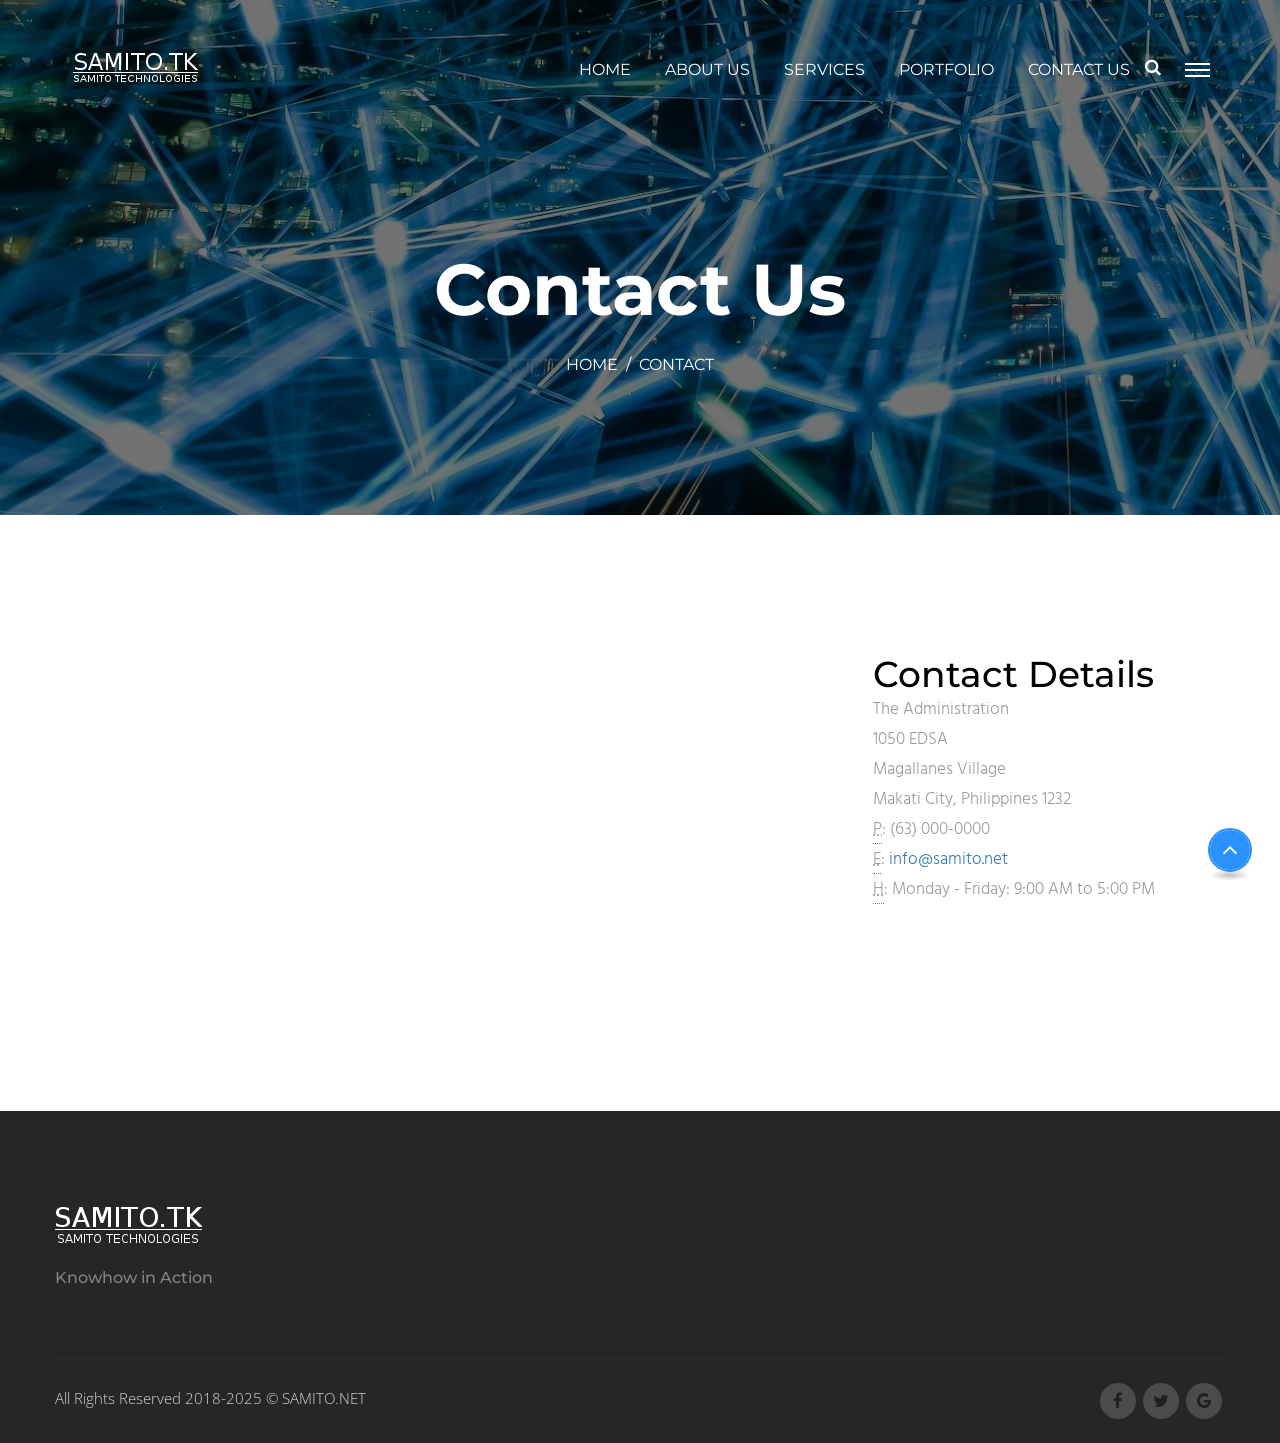
<file: contact.html>
<!DOCTYPE html>
<html lang="en">
	<head>
		<meta charset="UTF-8">
		<!-- For IE -->
		<meta http-equiv="X-UA-Compatible" content="IE=edge">

		<!-- For Resposive Device -->
		<meta name="viewport" content="width=device-width, initial-scale=1.0">

		<title>Samito Technologies</title>

		<!-- Favicon -->
		<link rel="icon" type="image/png" sizes="56x56" href="images/fav-icon/icon.png">


		<!-- Main style sheet -->
		<link rel="stylesheet" type="text/css" href="css/style.css">
		<!-- responsive style sheet -->
		<link rel="stylesheet" type="text/css" href="css/responsive.css">


		<!-- Fix Internet Explorer ______________________________________-->

		<!--[if lt IE 9]>
			<script src="http://html5shiv.googlecode.com/svn/trunk/html5.js"></script>
			<script src="vendor/html5shiv.js"></script>
			<script src="vendor/respond.js"></script>
		<![endif]-->
			
	</head>

	<body>
		<div class="main-page-wrapper">

			<!-- ===================================================
				Loading Transition
			==================================================== -->
			<div id="loader-wrapper">
				<div id="loader"></div>
			</div>

			<!-- ===================================================
				Toggle Menu Content Wrapper
			==================================================== -->
			<div id="hidden-aside-menu">
				<div class="opacity">
					<button class="close-aside-menu tran3s round-border">
						<i class="fa fa-close" aria-hidden="true"></i>
					</button>

					<div class="aside-menu-wrapper">
						<a href="index.html" class="logo"><img src="images/logo/logo.png" alt="Logo"></a>
						
						<ul class="main-nav-wrapper">
							<li><a href="index.html" class="tran3s"><span class="fa fa-home" aria-hidden="true"></span> Home</a>
								
							</li>
							<li><a href="about-us.html" class="tran3s"><span class="fa fa-info-circle" aria-hidden="true"></span> About Us</a></li>
							<li><a href="service-v2.html" class="tran3s"><span class="fa fa-cog" aria-hidden="true"></span> Services</a>
							
							</li>
							<li><a href="portfoilo-v2.html"><span class="fa fa-external-link-square" aria-hidden="true"></span> Portfolio</a>
							
							</li>
							
							<li class="current-active"><a href="contact.html" class="tran3s"><span class="fa fa-envelope" aria-hidden="true"></span> Contact us</a></li>
						</ul>
					</div> <!-- /.aside-menu-wrapper -->
				</div> <!-- /.opacity -->
			</div> <!-- /.hidden-aside-menu -->


			<!-- 
			=============================================
				Theme Header
			============================================== 
			-->
			<header class="theme-menu-wrapper">
				<div class="container-fluid">
					<!-- Logo -->
					<div class="logo float-left"><a href="index.html"><img src="images/logo/logo.png" alt="Logo"></a></div>
					
					<!-- Toggle Menu Button -->
					<button class="toggle-show-menu-button float-right">
						<span></span>
						<span></span>
						<span></span>
					</button>

					<!-- Search Bar -->
					<div class="search-option float-right">
				   		<button class="search tran3s dropdown-toggle" id="searchDropdown" data-toggle="dropdown" aria-haspopup="true" aria-expanded="false"><i class="fa fa-search" aria-hidden="true"></i></button>
				   		<form action="#" class="p-color-bg dropdown-menu tran3s" aria-labelledby="searchDropdown">
				   			<input type="text" placeholder="Search....">
				   			<button class="p-color-bg"><i class="fa fa-search" aria-hidden="true"></i></button>
				   		</form>
				   </div> <!-- /.search-option -->

					

					<!-- ============================ Theme Menu ========================= -->
					<nav class="theme-main-menu float-right">
						<ul>
							<li><a href="#" class="tran3s">Home</a>
								
							</li>
							<li><a href="about-us.html" class="tran3s">About Us</a></li>
							<li><a href="service-v2.html" class="tran3s">Services</a>
								
							</li>
							<li><a href="portfoilo-v2.html" class="tran3s">Portfolio</a>
							
							</li>
							
							
							<li><a href="#" class="tran3s">Contact us</a></li>
						</ul>
					</nav> <!-- /.theme-main-menu -->
				</div> <!-- /.container -->
			</header> <!-- /.theme-menu-wrapper -->



			<!-- 
			=============================================
				Inner banner
			============================================== 
			-->
			<div class="inner-banner">
				<div class="opacity">
					<div class="container">
						<h2>Contact Us</h2>
						<ul>
							<li><a href="index.html" class="tran3s">Home</a></li>
							<li>/</li>
							<li>Contact</li>
						</ul>
					</div> <!-- /.container -->
				</div> <!-- /.opacity -->
			</div> <!-- /.inner-banner -->


			<!-- 
			=============================================
				Google Map
			============================================== 
			-->
			
  <!-- Content Row -->

      <div class="row">
        <!-- Map Column -->

        <div class="col-lg-8 mb-4">

          <!-- Embedded Google Map -->

      <iframe src="https://www.google.com/maps/embed?pb=!1m18!1m12!1m3!1d3862.0495404285443!2d121.01242731483946!3d14.53915898984161!2m3!1f0!2f0!3f0!3m2!1i1024!2i768!4f13.1!3m3!1m2!1s0x3397c93ec6219db3%3A0x604f79e9308da4df!2s1050+Epifanio+de+los+Santos+Ave%2C+Makati%2C+1232+Metro+Manila!5e0!3m2!1sen!2sph!4v1531379721871" width="600" height="450" frameborder="0" style="border:0" allowfullscreen>
</iframe>
        </div>

        <!-- Contact Details Column -->

         <div class="col-lg-4 mb-4">

          <h3>Contact Details</h3>

          <p>
The Administration
            <br>1050 EDSA

            <br>Magallanes Village 
            <br>Makati City, Philippines 1232


          </p>

          <p>

            <abbr title="Phone">P</abbr>: (63) 000-0000

          </p>

          <p>

            <abbr title="Email">E</abbr>:
            
<a href="mailto:into@samito.net">info@samito.net

            </a>

          </p>

          <p>

            <abbr title="Hours">H</abbr>: Monday - Friday: 9:00 AM to 5:00 PM

          </p>

<br><br><br><br>
        </div>

      </div>

      <!-- /.row -->



			






			
			<!-- 
			=============================================
				Footer
			============================================== 
			-->
			<footer>
				<div class="container">
					<div class="row">
						<div class="col-md-3 col-sm-5">
							<div class="footer-logo">
								<a href="index.html"><img src="images/logo/logo-footer.png" alt="Logo"></a>
								<h6>Knowhow in Action</h6>
							</div>
						</div>
						</div>
						<div class="bottom-footer clear-fix">
						<p class="float-left">All Rights Reserved 2018-2025 &copy; <a href="https://www.samito.net" target="_blank" class="tran3s">SAMITO.NET</a></p>
	
						<ul class="float-right">
							<li><a href="https://www.facebook.com/samitonetwork/" class="tran3s round-border"><i class="fa fa-facebook" aria-hidden="true"></i></a></li>
							<li><a href="https://twitter.com/samitojalbuena" class="tran3s round-border"><i class="fa fa-twitter" aria-hidden="true"></i></a></li>
							<li><a href="https://plus.google.com/u/2/+SamitoJalbuena" class="tran3s round-border"><i class="fa fa-google" aria-hidden="true"></i></a></li>
							
						</ul>
					</div> <!-- /.bottom-footer -->
				</div> <!-- /.container -->
						</div>
						</div>
						</div>
						</div>
					</div> <!-- /.row -->

				



	        

	        <!-- Scroll Top Button -->
			<button class="scroll-top tran3s">
				<i class="fa fa-angle-up" aria-hidden="true"></i>
			</button>





		<!-- Js File_________________________________ -->

		<!-- j Query -->
		<script type="text/javascript" src="vendor/jquery.2.2.3.min.js"></script>

		<!-- Bootstrap JS -->
		<script type="text/javascript" src="vendor/bootstrap/bootstrap.min.js"></script>

		<!-- Vendor js _________ -->
		<!-- Camera Slider -->
		<script type='text/javascript' src='vendor/Camera-master/scripts/jquery.mobile.customized.min.js'></script>
	    <script type='text/javascript' src='vendor/Camera-master/scripts/jquery.easing.1.3.js'></script> 
	    <script type='text/javascript' src='vendor/Camera-master/scripts/camera.min.js'></script>

	    <!-- Progress Bar js -->
		<script type="text/javascript" src="vendor/skills-master/jquery.skills.js"></script>
		<!-- isotop -->
		<script type="text/javascript" src="vendor/isotope.pkgd.min.js"></script>
		
		<!-- WOW js -->
		<script type="text/javascript" src="vendor/WOW-master/dist/wow.min.js"></script>
		<!-- owl.carousel -->
		<script type="text/javascript" src="vendor/owl-carousel/owl.carousel.min.js"></script>
		<!-- js count to -->
		<script type="text/javascript" src="vendor/jquery.appear.js"></script>
		<script type="text/javascript" src="vendor/jquery.countTo.js"></script>
		<!-- fancy box -->
		<script type="text/javascript" src="vendor/fancy-box/jquery.fancybox.pack.js"></script>
		<!-- Custom Scroll -->
		<script src="vendor/jquery.mCustomScrollbar.concat.min.js"></script>

		<!-- Theme js -->
		<script type="text/javascript" src="js/theme.js"></script>

		</div> <!-- /.main-page-wrapper -->
	</body>
</html>
</file>
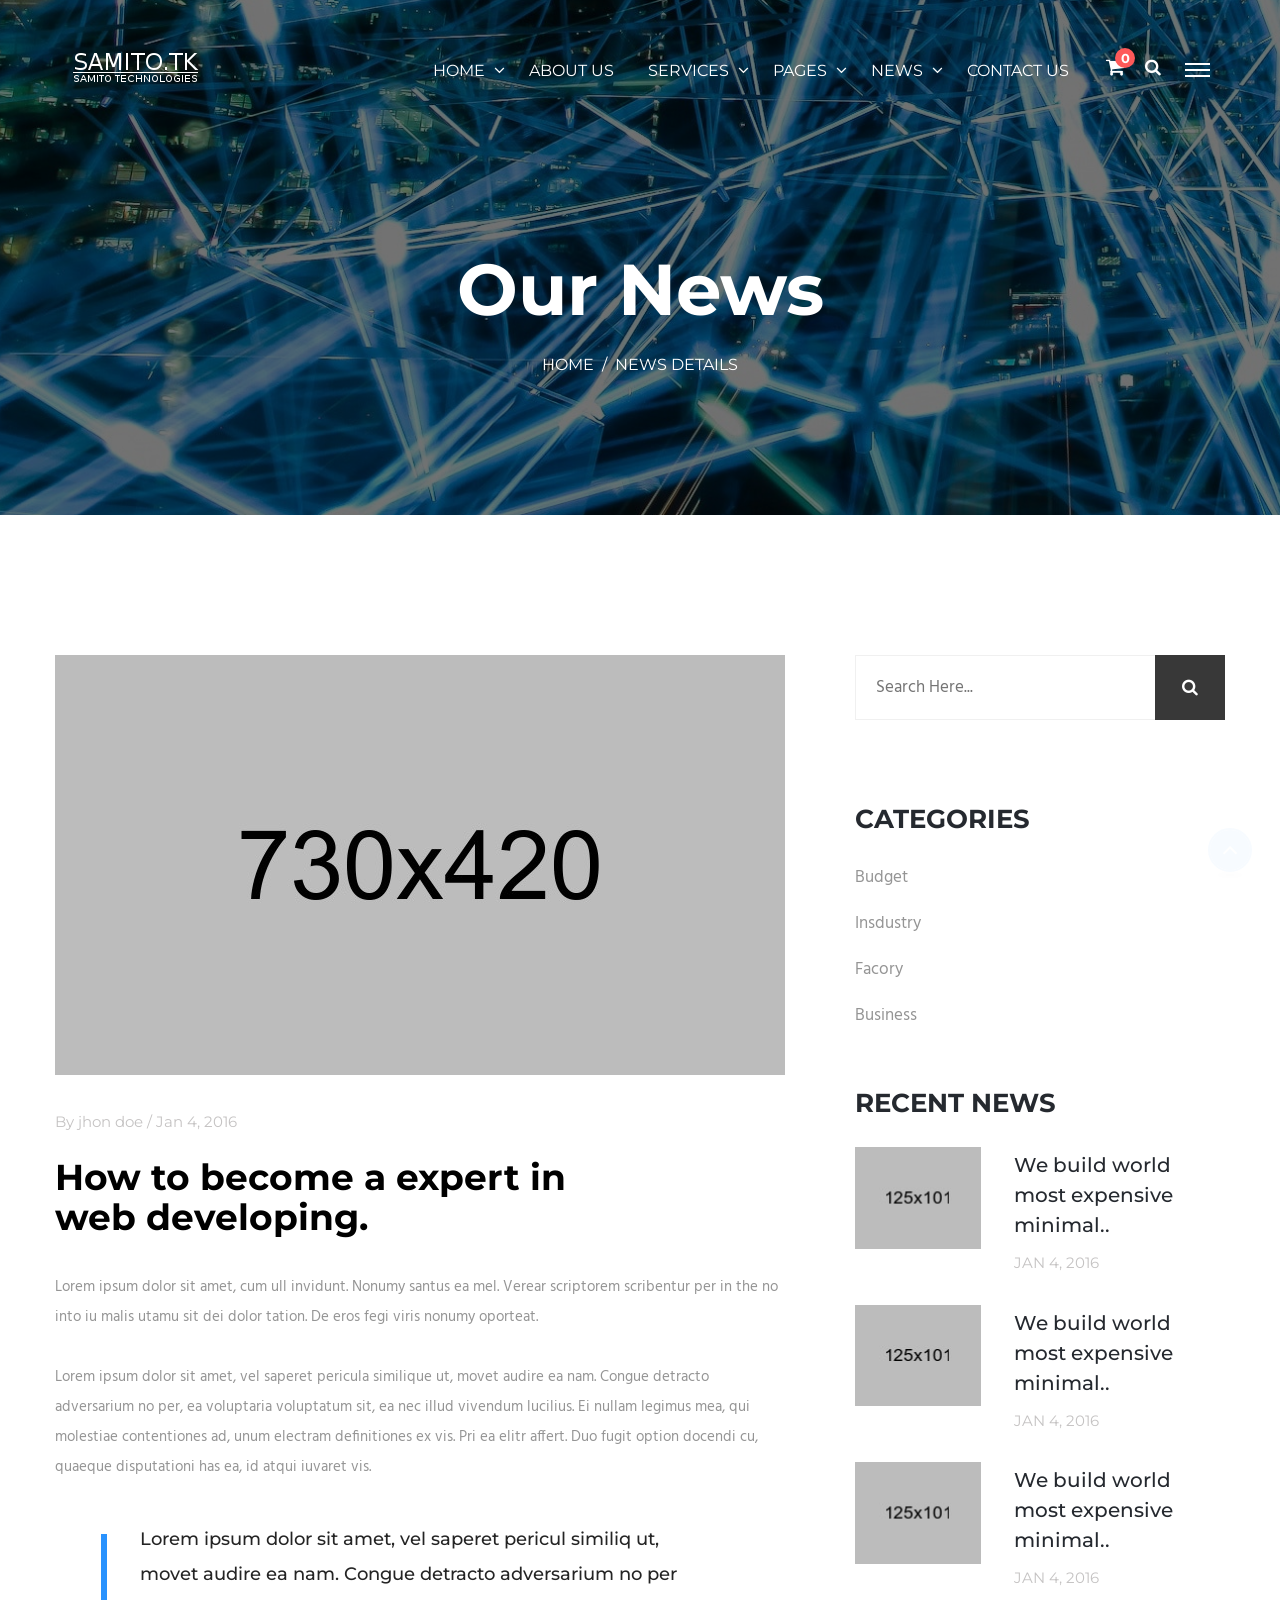
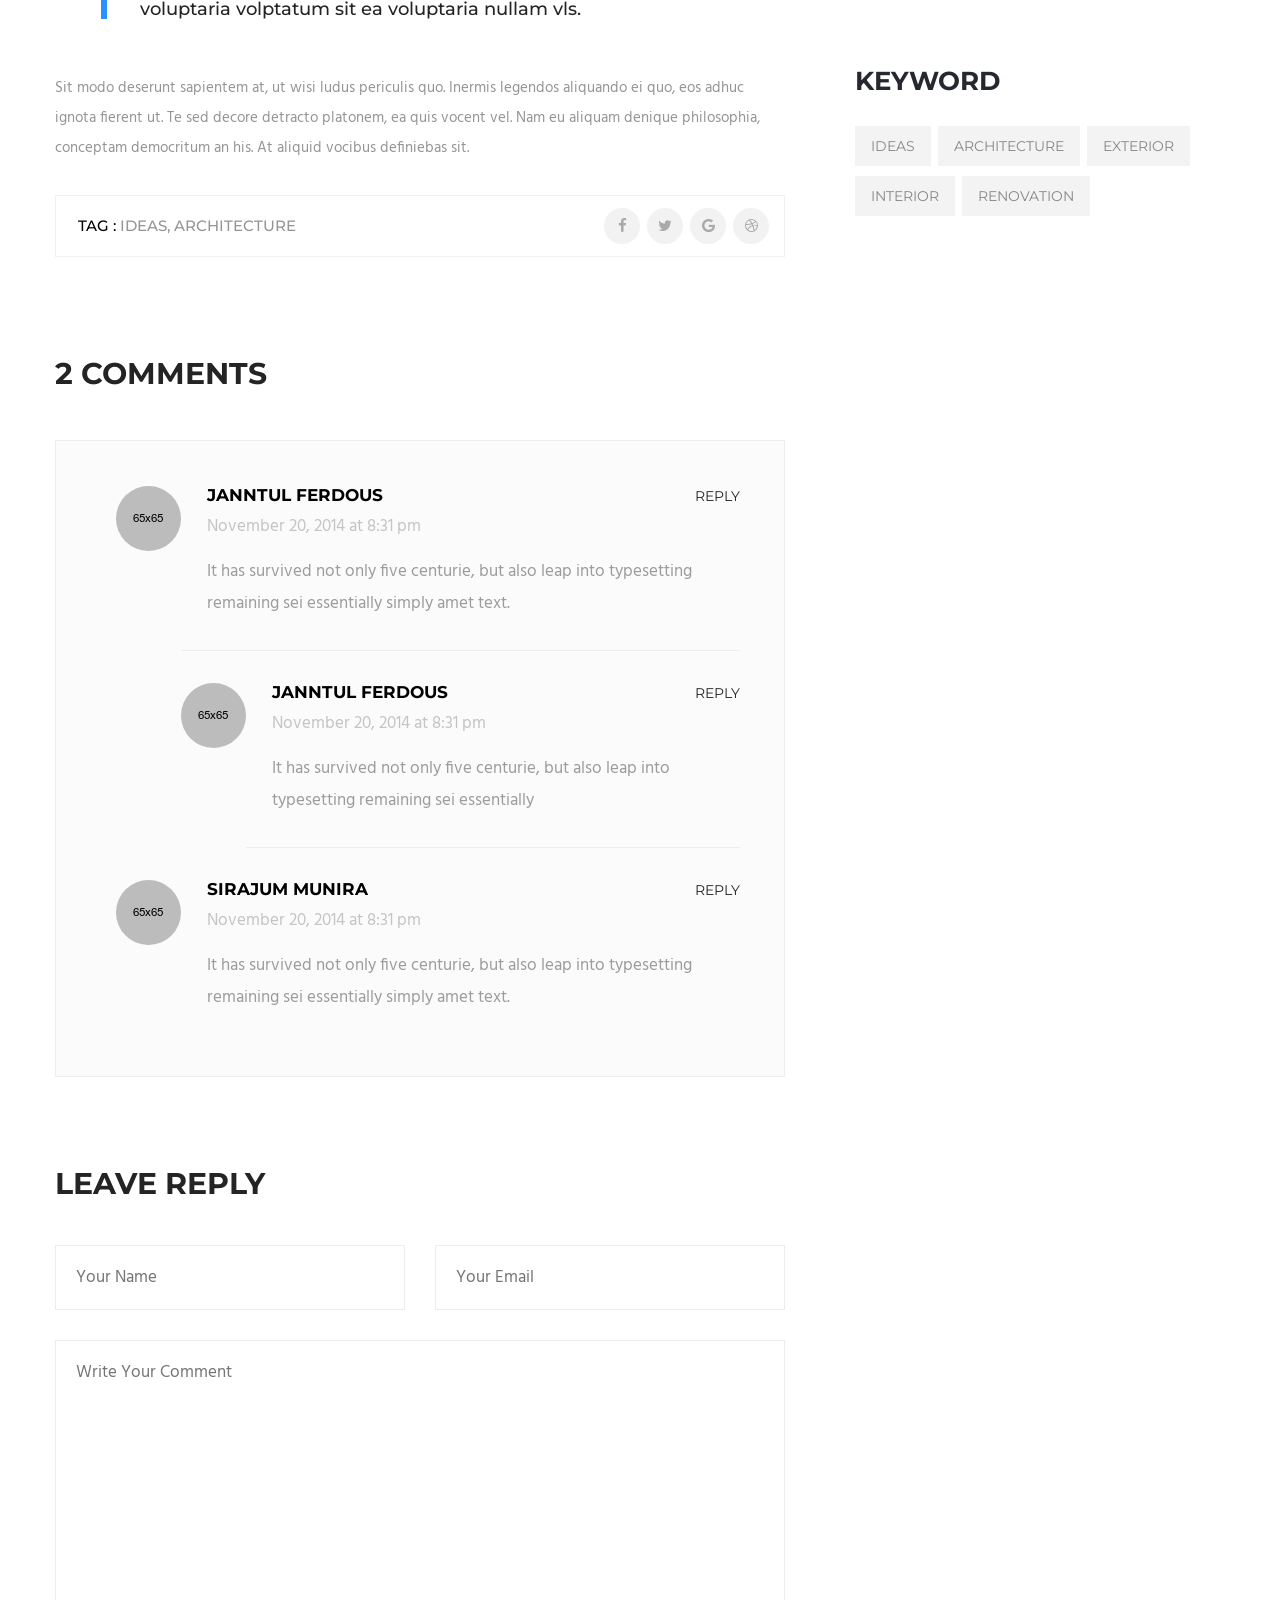
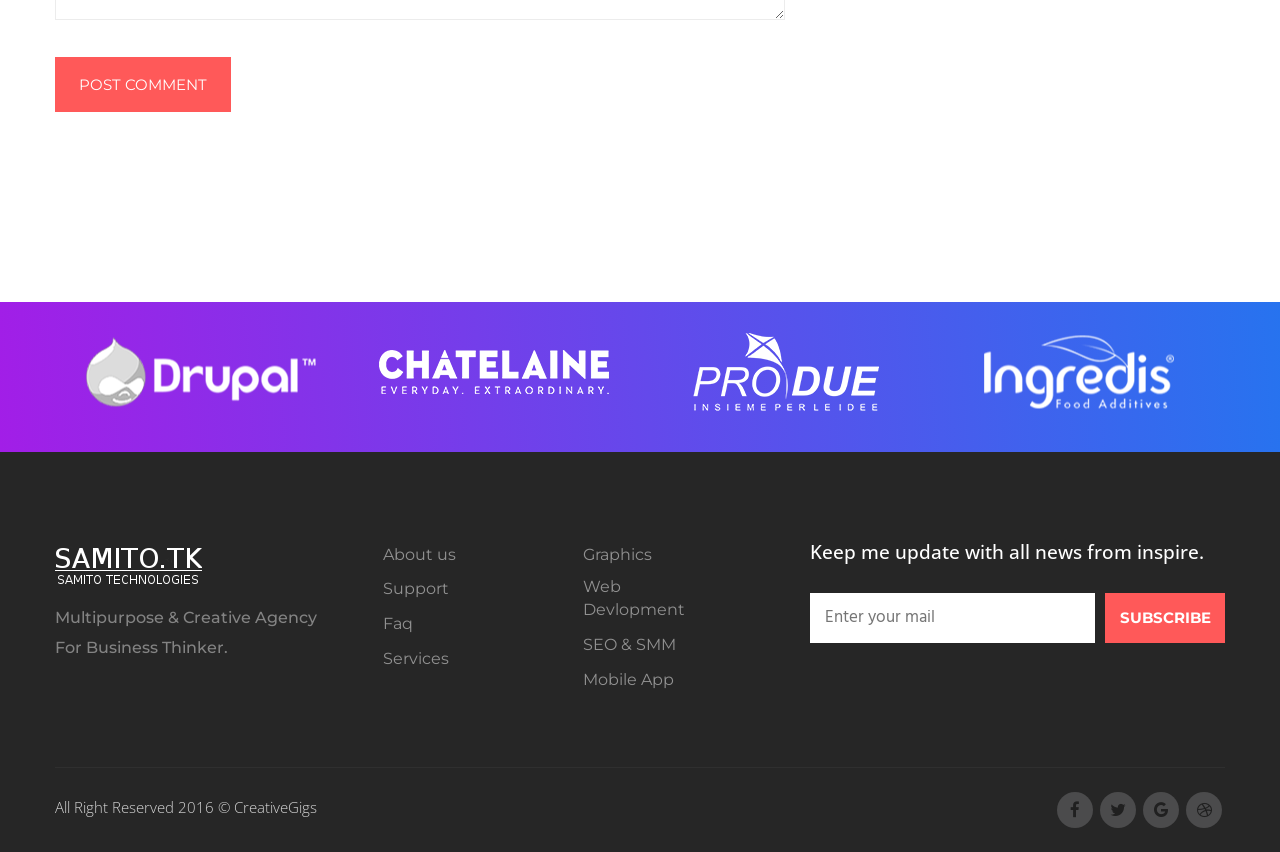
<file: news-details.html>
<!DOCTYPE html>
<html lang="en">
	<head>
		<meta charset="UTF-8">
		<!-- For IE -->
		<meta http-equiv="X-UA-Compatible" content="IE=edge">

		<!-- For Resposive Device -->
		<meta name="viewport" content="width=device-width, initial-scale=1.0">

		<title>Inspire || Responsive html5 Business template</title>

		<!-- Favicon -->
		<link rel="icon" type="image/png" sizes="56x56" href="images/fav-icon/icon.png">


		<!-- Main style sheet -->
		<link rel="stylesheet" type="text/css" href="css/style.css">
		<!-- responsive style sheet -->
		<link rel="stylesheet" type="text/css" href="css/responsive.css">


		<!-- Fix Internet Explorer ______________________________________-->

		<!--[if lt IE 9]>
			<script src="http://html5shiv.googlecode.com/svn/trunk/html5.js"></script>
			<script src="vendor/html5shiv.js"></script>
			<script src="vendor/respond.js"></script>
		<![endif]-->
			
	</head>

	<body>
		<div class="main-page-wrapper">

			<!-- ===================================================
				Loading Transition
			==================================================== -->
			<div id="loader-wrapper">
				<div id="loader"></div>
			</div>

			<!-- ===================================================
				Toggle Menu Content Wrapper
			==================================================== -->
			<div id="hidden-aside-menu">
				<div class="opacity">
					<button class="close-aside-menu tran3s round-border">
						<i class="fa fa-close" aria-hidden="true"></i>
					</button>

					<div class="aside-menu-wrapper">
						<a href="index.html" class="logo"><img src="images/logo/logo.png" alt="Logo"></a>
						
						<ul class="main-nav-wrapper">
							<li class="dropdown-holder"><a href="#" class="tran3s"><span class="fa fa-home" aria-hidden="true"></span> Home</a>
								<ul class="sub-menu">
									<li><a href="index.html">Home version one</a></li>
									<li><a href="index-2.html">Home version Two</a></li>
								</ul>
							</li>
							<li><a href="about-us.html" class="tran3s"><span class="fa fa-info-circle" aria-hidden="true"></span> About Us</a></li>
							<li class="dropdown-holder"><a href="#" class="tran3s"><span class="fa fa-cog" aria-hidden="true"></span> Services</a>
								<ul class="sub-menu">
									<li><a href="service-v1.html">Service version one</a></li>
									<li><a href="service-v2.html">Service version two</a></li>
									<li><a href="service-v3.html">Service version three</a></li>
								</ul>
							</li>
							<li class="dropdown-holder"><a href="#"><span class="fa fa-external-link-square" aria-hidden="true"></span> Pages</a>
								<ul class="sub-menu">
									<li><a href="portfoilo-v1.html">portfolio version one</a></li>
									<li><a href="portfoilo-v2.html">portfolio version two</a></li>
									<li><a href="portfoilo-v3.html">portfolio version three</a></li>
									<li><a href="team.html">Our team</a></li>
								</ul>
							</li>
							<li class="dropdown-holder current-active"><a href="#" class="tran3s"><span class="fa fa-newspaper-o" aria-hidden="true"></span> News</a>
								<ul class="sub-menu">
									<li><a href="news.html">blog</a></li>
									<li><a href="news-details.html">Blog Details</a></li>
								</ul>
							</li>
							<li><a href="contact.html" class="tran3s"><span class="fa fa-envelope" aria-hidden="true"></span> Contact us</a></li>
						</ul>
					</div> <!-- /.aside-menu-wrapper -->
				</div> <!-- /.opacity -->
			</div> <!-- /.hidden-aside-menu -->


			<!-- 
			=============================================
				Theme Header
			============================================== 
			-->
			<header class="theme-menu-wrapper">
				<div class="container-fluid">
					<!-- Logo -->
					<div class="logo float-left"><a href="index.html"><img src="images/logo/logo.png" alt="Logo"></a></div>
					
					<!-- Toggle Menu Button -->
					<button class="toggle-show-menu-button float-right">
						<span></span>
						<span></span>
						<span></span>
					</button>

					<!-- Search Bar -->
					<div class="search-option float-right">
				   		<button class="search tran3s dropdown-toggle" id="searchDropdown" data-toggle="dropdown" aria-haspopup="true" aria-expanded="false"><i class="fa fa-search" aria-hidden="true"></i></button>
				   		<form action="#" class="p-color-bg dropdown-menu tran3s" aria-labelledby="searchDropdown">
				   			<input type="text" placeholder="Search....">
				   			<button class="p-color-bg"><i class="fa fa-search" aria-hidden="true"></i></button>
				   		</form>
				   </div> <!-- /.search-option -->

					<!-- Curt Button -->
					<button class="cart-button float-right">
						<i class="fa fa-shopping-cart" aria-hidden="true"></i>
						<span class="round-border">0</span>
					</button>

					<!-- ============================ Theme Menu ========================= -->
					<nav class="theme-main-menu float-right">
						<ul>
							<li class="dropdown-holder"><a href="#" class="tran3s">Home</a>
								<ul class="sub-menu">
									<li><a href="index.html">Home version one</a></li>
									<li><a href="index-2.html">Home version Two</a></li>
								</ul>
							</li>
							<li><a href="about-us.html" class="tran3s">About Us</a></li>
							<li class="dropdown-holder"><a href="#" class="tran3s">Services</a>
								<ul class="sub-menu">
									<li><a href="service-v1.html">Service version one</a></li>
									<li><a href="service-v2.html">Service version two</a></li>
									<li><a href="service-v3.html">Service version three</a></li>
								</ul>
							</li>
							<li class="dropdown-holder"><a href="#" class="tran3s">Pages</a>
								<ul class="sub-menu">
									<li><a href="portfoilo-v1.html">portfolio version one</a></li>
									<li><a href="portfoilo-v2.html">portfolio version two</a></li>
									<li><a href="portfoilo-v3.html">portfolio version three</a></li>
									<li><a href="team.html">Our team</a></li>
								</ul>
							</li>
							<li class="dropdown-holder"><a href="#" class="tran3s">News</a>
								<ul class="sub-menu">
									<li><a href="news.html">blog</a></li>
									<li><a href="news-details.html">Blog Details</a></li>
								</ul>
							</li>
							<li><a href="contact.html" class="tran3s">Contact us</a></li>
						</ul>
					</nav> <!-- /.theme-main-menu -->
				</div> <!-- /.container -->
			</header> <!-- /.theme-menu-wrapper -->



			<!-- 
			=============================================
				Inner banner
			============================================== 
			-->
			<div class="inner-banner">
				<div class="opacity">
					<div class="container">
						<h2>Our News</h2>
						<ul>
							<li><a href="index.html" class="tran3s">Home</a></li>
							<li>/</li>
							<li>News details</li>
						</ul>
					</div> <!-- /.container -->
				</div> <!-- /.opacity -->
			</div> <!-- /.inner-banner -->



			<!-- 
			=============================================
				Blog Details page
			============================================== 
			-->
			<article class="news-details-page">
				<div class="container">
					<div class="row">
						<div class="col-lg-8 col-md-7 col-xs-12">
							<div class="theme-large-asidebar">
								<div class="main-post-wrapper">
									<div class="img">
										<img src="images/blog/4.jpg" alt="image">
									</div> <!-- /.img -->

									<div class="post">
										<span>By jhon doe  /  Jan 4, 2016</span>
										<h4>How to become a expert in <br>web developing.</h4>
										<p>Lorem ipsum dolor sit amet, cum ull invidunt. Nonumy santus ea mel. Verear scriptorem scribentur per in the no into iu malis utamu sit dei dolor tation. De eros fegi viris nonumy oporteat. <br> <br>
										Lorem ipsum dolor sit amet, vel saperet pericula similique ut, movet audire ea nam. Congue detracto adversarium no per, ea voluptaria voluptatum sit, ea nec illud vivendum lucilius. Ei nullam legimus mea, qui molestiae contentiones ad, unum electram definitiones ex vis. Pri ea elitr affert. Duo fugit option docendi cu, quaeque disputationi has ea, id atqui iuvaret vis.</p>

										<h6>Lorem ipsum dolor sit amet, vel saperet pericul similiq ut, movet audire ea nam. Congue detracto adversarium no per voluptaria volptatum sit ea voluptaria nullam vls.</h6>
										<p>Sit modo deserunt sapientem at, ut wisi ludus periculis quo. Inermis legendos aliquando ei quo, eos adhuc ignota fierent ut. Te sed decore detracto platonem, ea quis vocent vel. Nam eu aliquam denique philosophia, conceptam democritum an his. At aliquid vocibus definiebas sit.</p>

										<div class="share-option clear-fix">
											<h5 class="float-left"><span>TAG :</span> <a href="#">IDEAS</a>, <a href="#">ARCHITECTURE</a></h5>
											<ul class="float-right">
												<li><a href="" class="tran3s round-border"><i class="fa fa-facebook" aria-hidden="true"></i></a></li>
												<li><a href="" class="tran3s round-border"><i class="fa fa-twitter" aria-hidden="true"></i></a></li>
												<li><a href="" class="tran3s round-border"><i class="fa fa-google" aria-hidden="true"></i></a></li>
												<li><a href="" class="tran3s round-border"><i class="fa fa-dribbble" aria-hidden="true"></i></a></li>
											</ul>
										</div>
									</div> <!-- /.post -->

									<div class="comment-section">
										<h4>2 Comments</h4>

										<div class="comment-wrapper">
											<div class="single-comment clear-fix">
												<img src="images/blog/c-1.jpg" alt="Image" class="round-border float-left">
												<div class="comment float-left">
													<h6>Janntul Ferdous</h6>
													<span>November 20, 2014 at 8:31 pm</span>
													<p>It has survived not only five centurie, but also leap into typesetting remaining sei essentially simply amet text. </p>
													<button class="tran3s">Reply</button>
												</div> <!-- /.comment -->
											</div> <!-- /.single-comment -->
											<div class="single-comment reply-comment clear-fix">
												<img src="images/blog/c-2.jpg" alt="Image" class="round-border float-left">
												<div class="comment float-left">
													<h6>Janntul Ferdous</h6>
													<span>November 20, 2014 at 8:31 pm</span>
													<p>It has survived not only five centurie, but also leap into typesetting remaining sei essentially </p>
													<button class="tran3s">Reply</button>
												</div> <!-- /.comment -->
											</div> <!-- /.single-comment -->
											<div class="single-comment clear-fix">
												<img src="images/blog/c-1.jpg" alt="Image" class="round-border float-left">
												<div class="comment float-left">
													<h6>Sirajum Munira</h6>
													<span>November 20, 2014 at 8:31 pm</span>
													<p>It has survived not only five centurie, but also leap into typesetting remaining sei essentially simply amet text. </p>
													<button class="tran3s">Reply</button>
												</div> <!-- /.comment -->
											</div> <!-- /.single-comment -->
										</div> <!-- /.comment-wrapper -->
									</div> <!-- /.comment-section -->

									<div class="reaply-form">
										<h4>Leave reply</h4>

										<form action="#">
											<div class="row">
												<div class="col-lg-6 col-md-12 col-sm-6 col-xs-12">
													<input type="text" placeholder="Your Name">
												</div> <!-- /.col- -->
												<div class="col-lg-6 col-md-12 col-sm-6 col-xs-12">
													<input type="email" placeholder="Your Email">
												</div> <!-- /.col- -->
											</div> <!-- /.row -->
											<textarea placeholder="Write Your Comment"></textarea>
											<button class="tran3s s-color-bg hvr-shutter-out-horizontal">Post Comment</button>
										</form>
									</div> <!-- /.reaply-form -->
								</div> <!-- /.main-post-wrapper -->
							</div> <!-- /.theme-large-asidebar -->
						</div> <!-- /.col- -->
						

						<!-- ======================================== Sidebar ============================== -->
						<div class="col-lg-4 col-md-5 col-sm-7 col-xs-12 theme-sidebar">
							<aside>
								<form action="#" class="sidebar-search">
									<input type="text" placeholder="Search Here...">
									<button class="hvr-bounce-to-right"><i class="fa fa-search" aria-hidden="true"></i></button>
								</form>

								<div class="sidebar-categories">
									<h4>Categories</h4>
									<ul>
										<li><a href="#" class="tran3s">Budget</a></li>
										<li><a href="#" class="tran3s">Insdustry</a></li>
										<li><a href="#" class="tran3s">Facory</a></li>
										<li><a href="#" class="tran3s">Business</a></li>
									</ul>
								</div> <!-- /.sidebar-categories -->

								<div class="sidebar-recent-news">
									<h4>Recent News</h4>

									<div class="single-recent-news clear-fix">
										<img src="images/blog/8.jpg" alt="image" class="float-left">
										<div class="post float-left">
											<h6><a href="#" class="tran3s">We build world most expensive minimal..</a></h6>
											<span>Jan 4, 2016</span>
										</div> <!-- /.post -->
									</div> <!-- /.single-recent-news -->
									<div class="single-recent-news clear-fix">
										<img src="images/blog/9.jpg" alt="image" class="float-left">
										<div class="post float-left">
											<h6><a href="#" class="tran3s">We build world most expensive minimal..</a></h6>
											<span>Jan 4, 2016</span>
										</div> <!-- /.post -->
									</div> <!-- /.single-recent-news -->
									<div class="single-recent-news clear-fix">
										<img src="images/blog/10.jpg" alt="image" class="float-left">
										<div class="post float-left">
											<h6><a href="#" class="tran3s">We build world most expensive minimal..</a></h6>
											<span>Jan 4, 2016</span>
										</div> <!-- /.post -->
									</div> <!-- /.single-recent-news -->
								</div> <!-- /.sidebar-recent-news -->

								<div class="sidebar-keywords">
									<h4>Keyword</h4>
									<ul>
										<li><a href="" class="tran3s hvr-bounce-to-right">Ideas</a></li>
										<li><a href="" class="tran3s hvr-bounce-to-right">Architecture</a></li>
										<li><a href="" class="tran3s hvr-bounce-to-right">Exterior</a></li>
										<li><a href="" class="tran3s hvr-bounce-to-right">Interior</a></li>
										<li><a href="" class="tran3s hvr-bounce-to-right">Renovation</a></li>
									</ul>
								</div> <!-- /.sidebar-keywords -->
							</aside>
						</div> <!-- /.theme-sidebar -->
					</div> <!-- /.row -->
				</div> <!-- /.container -->
			</article> <!-- /.news-details-page -->


			



			<!-- 
			=============================================
				Partner Logo
			============================================== 
			-->
			<div class="partent-logo-section">
				<div class="container">
					<div id="partner-logo">
						<div class="item"><img src="images/logo/p-1.png" alt="logo"></div>
						<div class="item"><img src="images/logo/p-2.png" alt="logo"></div>
						<div class="item"><img src="images/logo/p-3.png" alt="logo"></div>
						<div class="item"><img src="images/logo/p-4.png" alt="logo"></div>
						<div class="item"><img src="images/logo/p-2.png" alt="logo"></div>
					</div>
				</div>
			</div> <!-- /.partent-logo-section -->



			
			<!-- 
			=============================================
				Footer
			============================================== 
			-->
			<footer>
				<div class="container">
					<div class="row">
						<div class="col-md-3 col-sm-5">
							<div class="footer-logo">
								<a href="index.html"><img src="images/logo/logo-footer.png" alt="Logo"></a>
								<h6>Multipurpose &amp; Creative Agency For Business Thinker.</h6>
							</div>
						</div>
						<div class="col-md-2 col-sm-3">
							<ul>
								<li><a href="about-us.html" class="tran3s">About us</a></li>
								<li><a href="#" class="tran3s">Support</a></li>
								<li><a href="#" class="tran3s">Faq</a></li>
								<li><a href="service-v2.html" class="tran3s">Services</a></li>
							</ul>
						</div>
						<div class="col-md-2 col-sm-4">
							<ul>
								<li><a href="#" class="tran3s">Graphics</a></li>
								<li><a href="#" class="tran3s">Web Devlopment</a></li>
								<li><a href="#" class="tran3s">SEO &amp; SMM</a></li>
								<li><a href="#" class="tran3s">Mobile App</a></li>
							</ul>
						</div>
						<div class="col-md-5 col-xs-12">
							<form action="#" class="subscribe-form">
								<h5>Keep me update with all news from inspire.</h5>
								<input type="text" placeholder="Enter your mail">
								<button class="tran3s s-color-bg hvr-shutter-out-horizontal">Subscribe</button>
							</form>
						</div>
					</div> <!-- /.row -->

					<div class="bottom-footer clear-fix">
						<p class="float-left">All Right Reserved 2016 &copy; <a href="http://themeforest.net/user/creativegigs/portfolio" target="_blank" class="tran3s">CreativeGigs</a></p>
						<ul class="float-right">
							<li><a href="" class="tran3s round-border"><i class="fa fa-facebook" aria-hidden="true"></i></a></li>
							<li><a href="" class="tran3s round-border"><i class="fa fa-twitter" aria-hidden="true"></i></a></li>
							<li><a href="" class="tran3s round-border"><i class="fa fa-google" aria-hidden="true"></i></a></li>
							<li><a href="" class="tran3s round-border"><i class="fa fa-dribbble" aria-hidden="true"></i></a></li>
						</ul>
					</div> <!-- /.bottom-footer -->
				</div> <!-- /.container -->
			</footer>



	        

	        <!-- Scroll Top Button -->
			<button class="scroll-top tran3s">
				<i class="fa fa-angle-up" aria-hidden="true"></i>
			</button>





		<!-- Js File_________________________________ -->

		<!-- j Query -->
		<script type="text/javascript" src="vendor/jquery.2.2.3.min.js"></script>

		<!-- Bootstrap JS -->
		<script type="text/javascript" src="vendor/bootstrap/bootstrap.min.js"></script>

		<!-- Vendor js _________ -->
		<!-- Camera Slider -->
		<script type='text/javascript' src='vendor/Camera-master/scripts/jquery.mobile.customized.min.js'></script>
	    <script type='text/javascript' src='vendor/Camera-master/scripts/jquery.easing.1.3.js'></script> 
	    <script type='text/javascript' src='vendor/Camera-master/scripts/camera.min.js'></script>

	    <!-- Progress Bar js -->
		<script type="text/javascript" src="vendor/skills-master/jquery.skills.js"></script>
		<!-- isotop -->
		<script type="text/javascript" src="vendor/isotope.pkgd.min.js"></script>

		<!-- WOW js -->
		<script type="text/javascript" src="vendor/WOW-master/dist/wow.min.js"></script>
		<!-- owl.carousel -->
		<script type="text/javascript" src="vendor/owl-carousel/owl.carousel.min.js"></script>
		<!-- js count to -->
		<script type="text/javascript" src="vendor/jquery.appear.js"></script>
		<script type="text/javascript" src="vendor/jquery.countTo.js"></script>
		<!-- fancy box -->
		<script type="text/javascript" src="vendor/fancy-box/jquery.fancybox.pack.js"></script>
		<!-- Custom Scroll -->
		<script src="vendor/jquery.mCustomScrollbar.concat.min.js"></script>

		<!-- Theme js -->
		<script type="text/javascript" src="js/theme.js"></script>

		</div> <!-- /.main-page-wrapper -->
	</body>
</html>
</file>
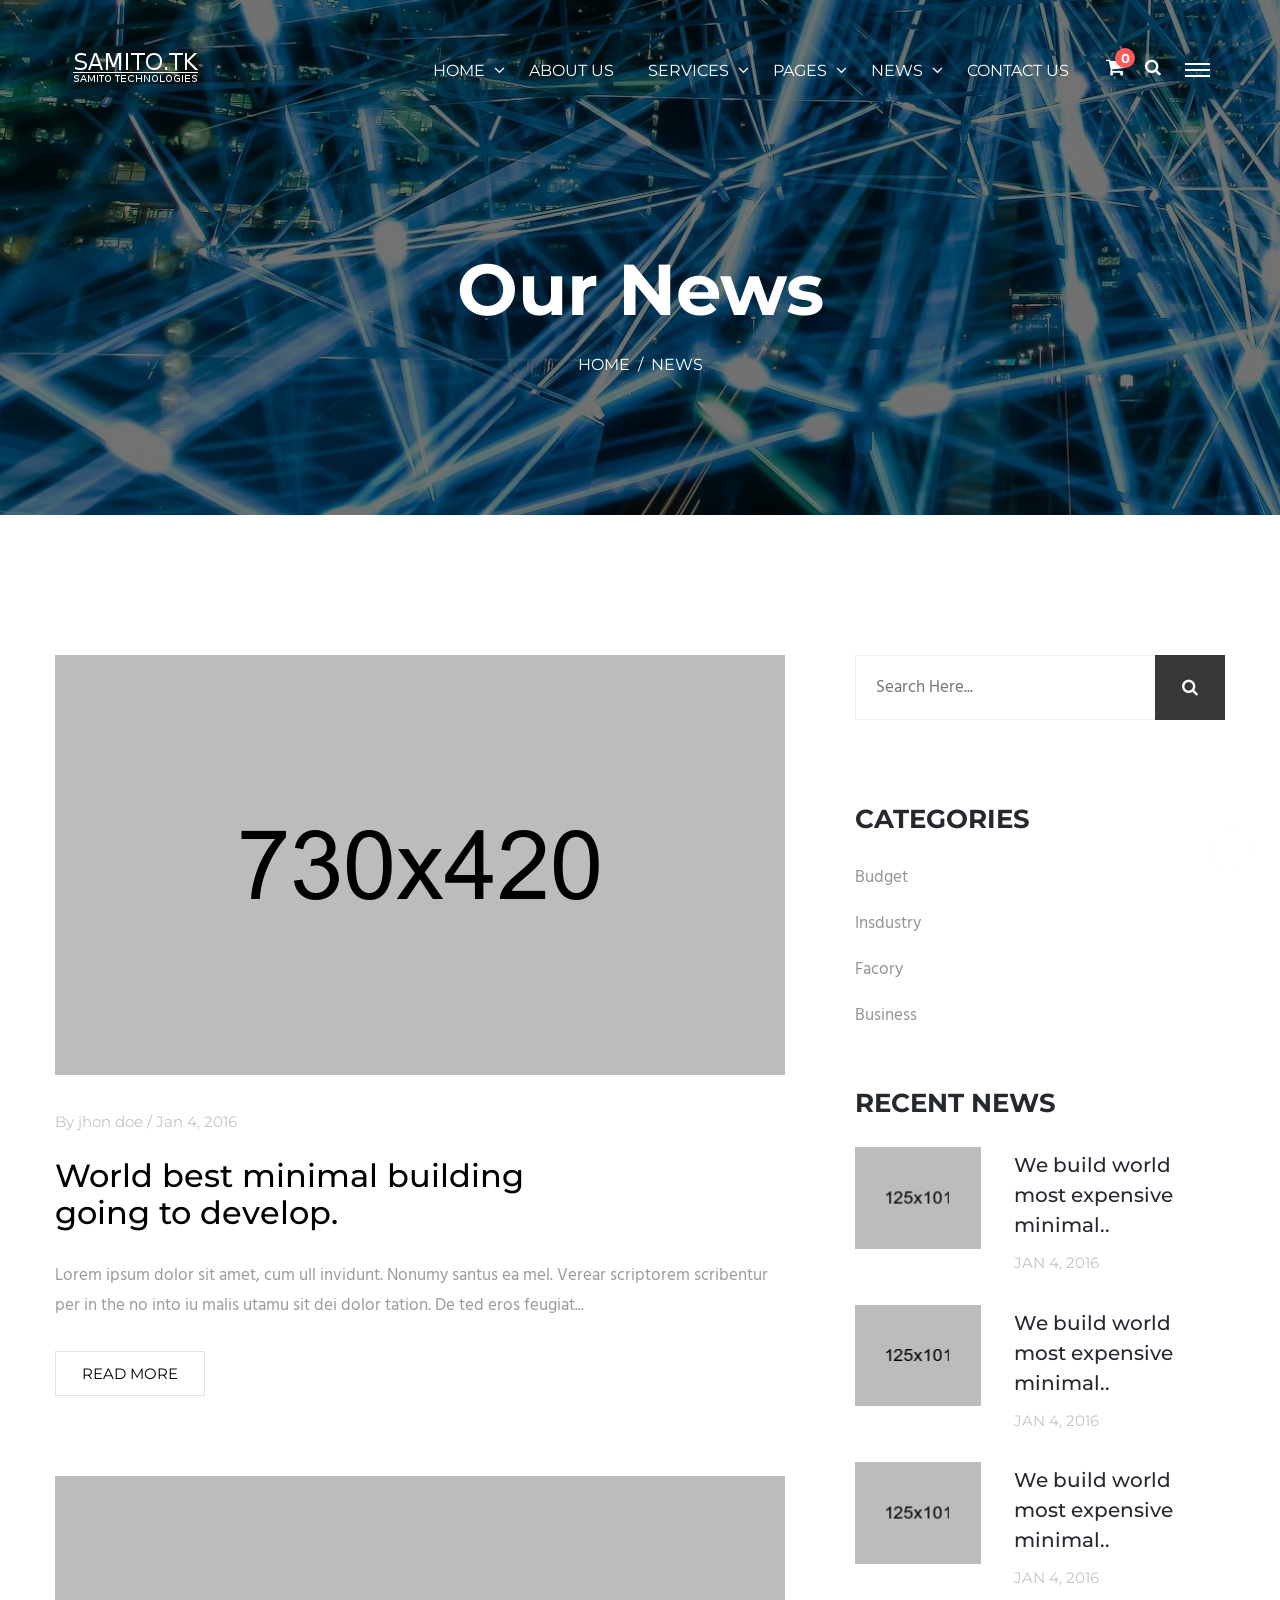
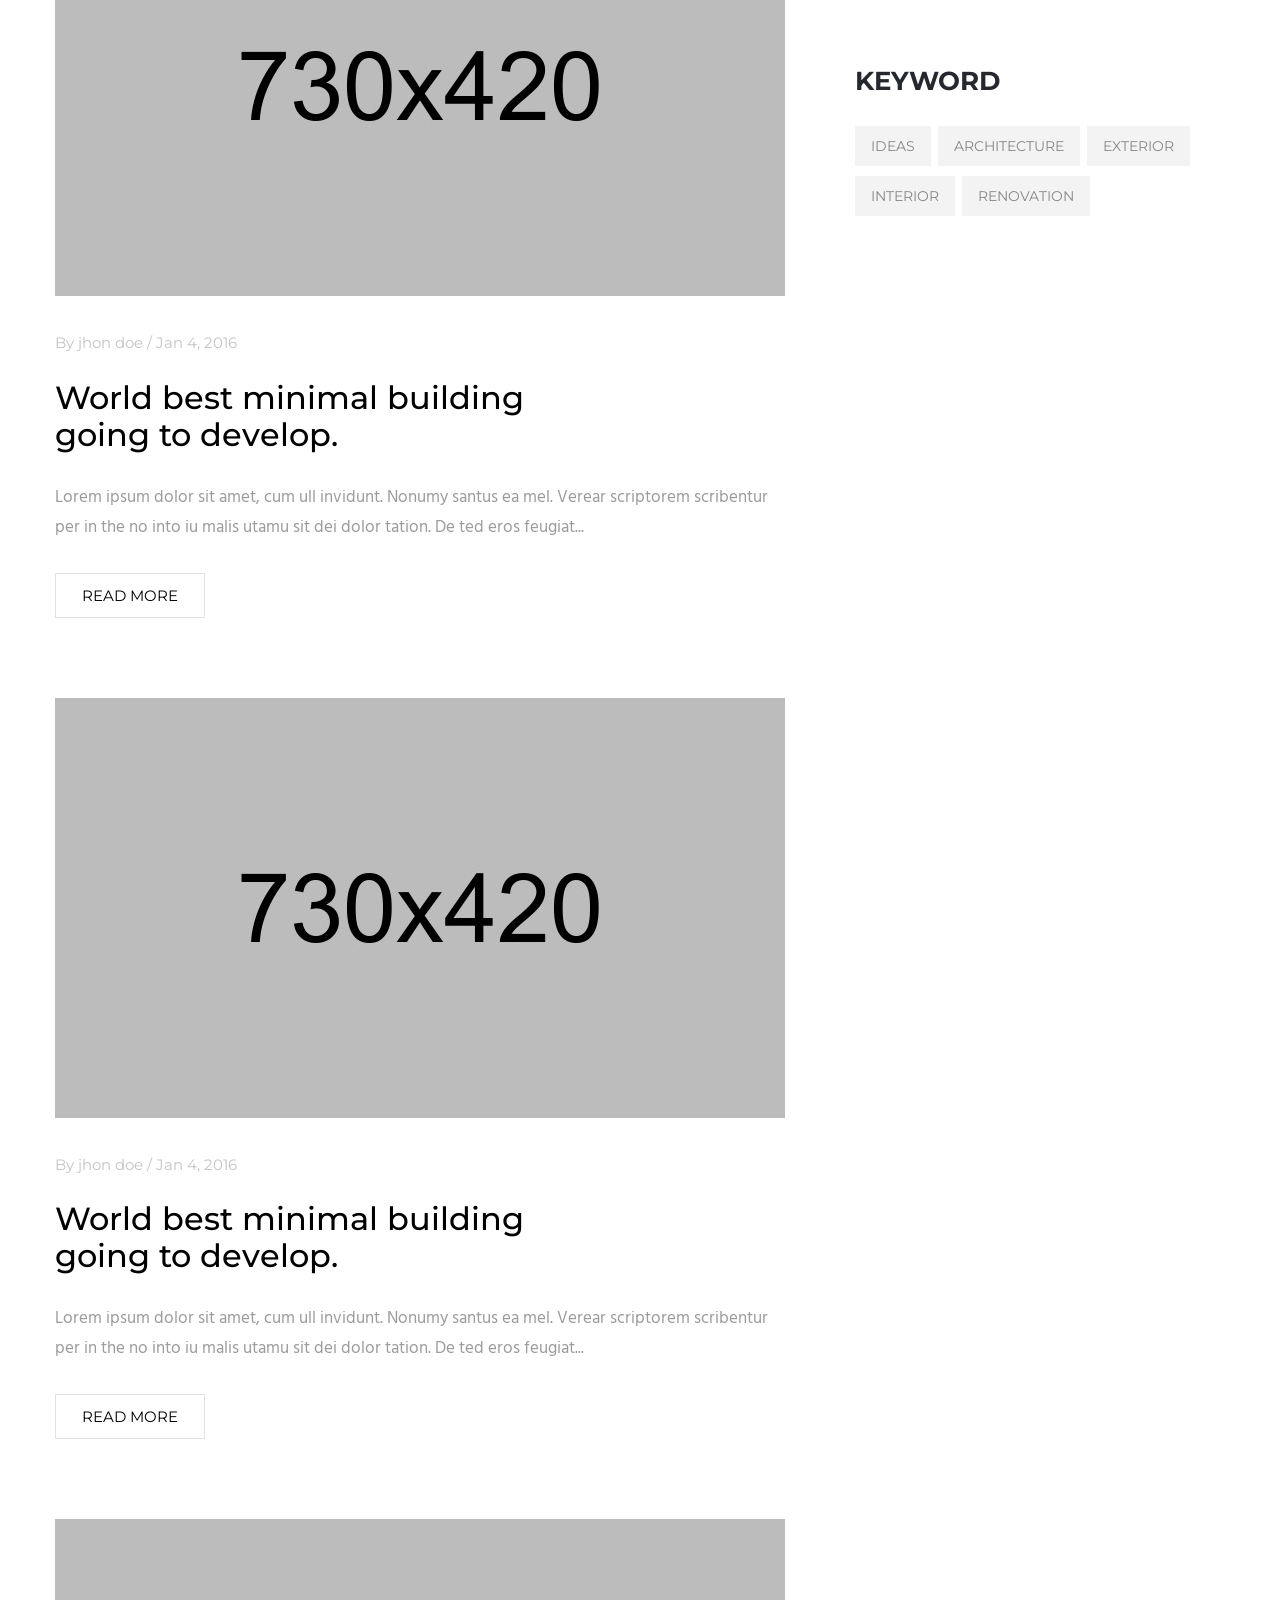
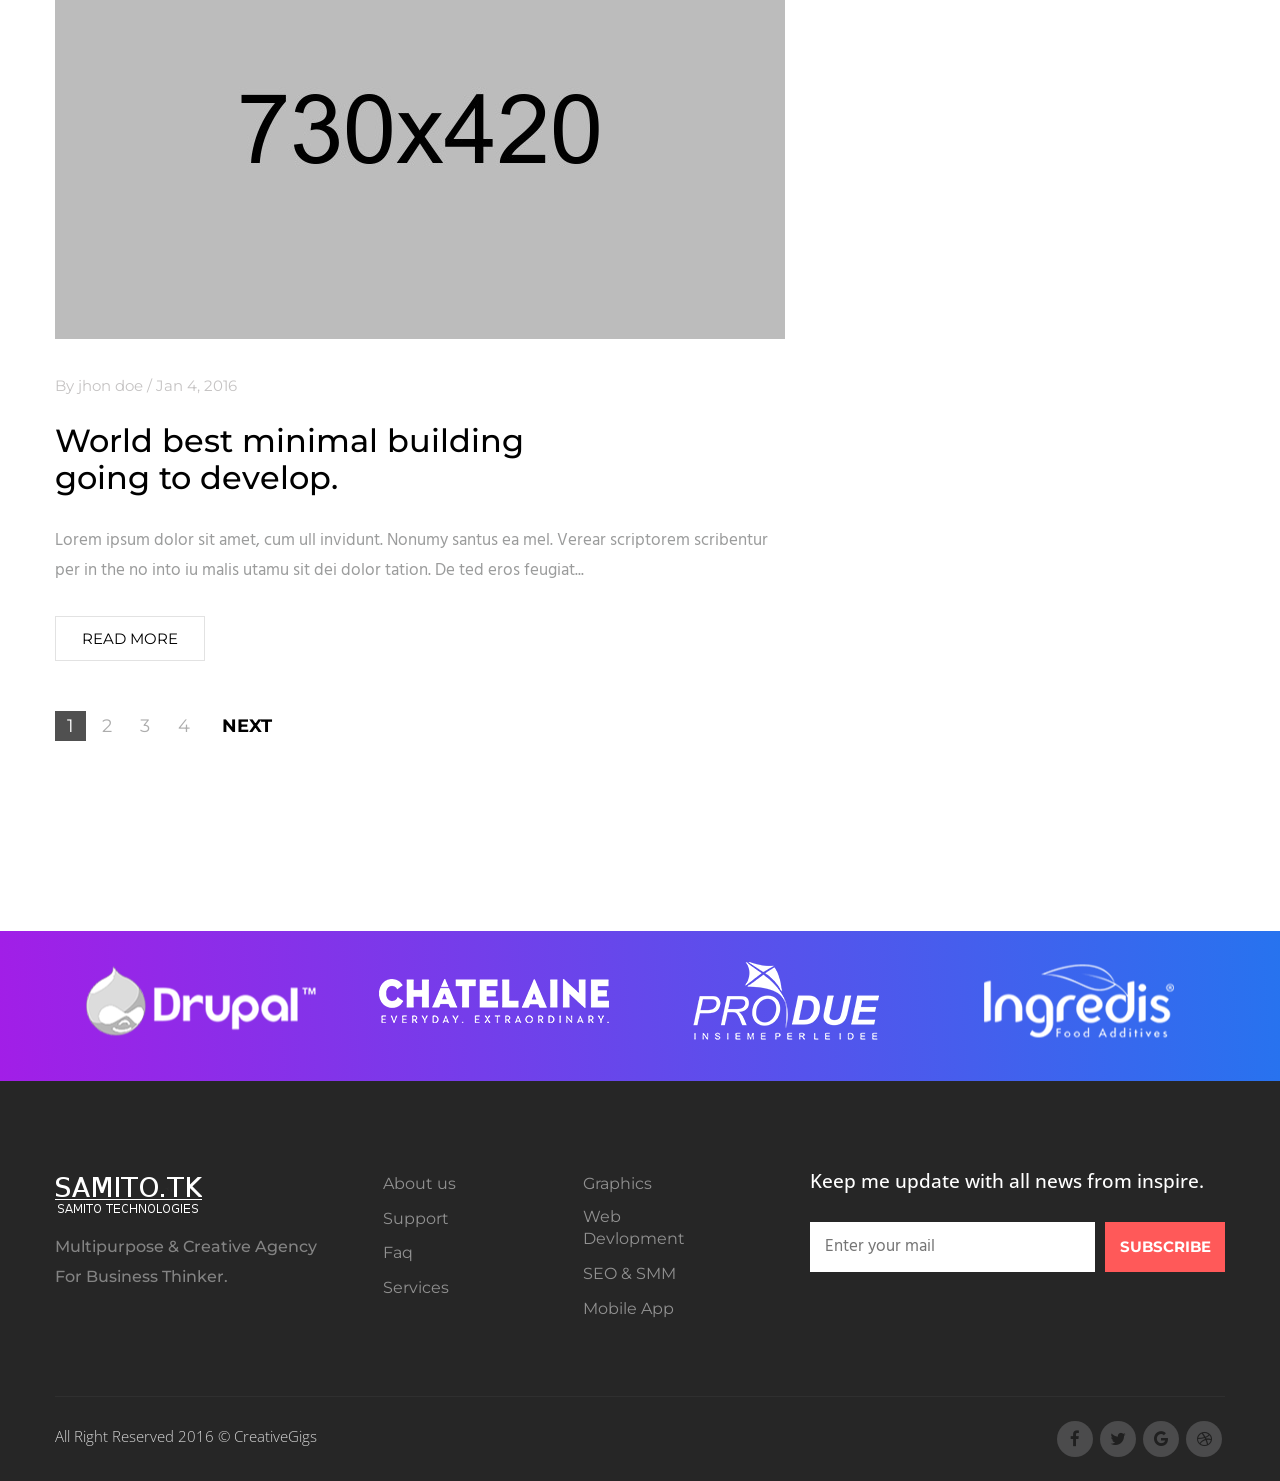
<file: news.html>
<!DOCTYPE html>
<html lang="en">
	<head>
		<meta charset="UTF-8">
		<!-- For IE -->
		<meta http-equiv="X-UA-Compatible" content="IE=edge">

		<!-- For Resposive Device -->
		<meta name="viewport" content="width=device-width, initial-scale=1.0">

		<title>Inspire || Responsive html5 Business template</title>

		<!-- Favicon -->
		<link rel="icon" type="image/png" sizes="56x56" href="images/fav-icon/icon.png">


		<!-- Main style sheet -->
		<link rel="stylesheet" type="text/css" href="css/style.css">
		<!-- responsive style sheet -->
		<link rel="stylesheet" type="text/css" href="css/responsive.css">


		<!-- Fix Internet Explorer ______________________________________-->

		<!--[if lt IE 9]>
			<script src="http://html5shiv.googlecode.com/svn/trunk/html5.js"></script>
			<script src="vendor/html5shiv.js"></script>
			<script src="vendor/respond.js"></script>
		<![endif]-->
			
	</head>

	<body>
		<div class="main-page-wrapper">

			<!-- ===================================================
				Loading Transition
			==================================================== -->
			<div id="loader-wrapper">
				<div id="loader"></div>
			</div>

			<!-- ===================================================
				Toggle Menu Content Wrapper
			==================================================== -->
			<div id="hidden-aside-menu">
				<div class="opacity">
					<button class="close-aside-menu tran3s round-border">
						<i class="fa fa-close" aria-hidden="true"></i>
					</button>

					<div class="aside-menu-wrapper">
						<a href="index.html" class="logo"><img src="images/logo/logo.png" alt="Logo"></a>
						
						<ul class="main-nav-wrapper">
							<li class="dropdown-holder"><a href="#" class="tran3s"><span class="fa fa-home" aria-hidden="true"></span> Home</a>
								<ul class="sub-menu">
									<li><a href="index.html">Home version one</a></li>
									<li><a href="index-2.html">Home version Two</a></li>
								</ul>
							</li>
							<li><a href="about-us.html" class="tran3s"><span class="fa fa-info-circle" aria-hidden="true"></span> About Us</a></li>
							<li class="dropdown-holder"><a href="#" class="tran3s"><span class="fa fa-cog" aria-hidden="true"></span> Services</a>
								<ul class="sub-menu">
									<li><a href="service-v1.html">Service version one</a></li>
									<li><a href="service-v2.html">Service version two</a></li>
									<li><a href="service-v3.html">Service version three</a></li>
								</ul>
							</li>
							<li class="dropdown-holder"><a href="#"><span class="fa fa-external-link-square" aria-hidden="true"></span> Pages</a>
								<ul class="sub-menu">
									<li><a href="portfoilo-v1.html">portfolio version one</a></li>
									<li><a href="portfoilo-v2.html">portfolio version two</a></li>
									<li><a href="portfoilo-v3.html">portfolio version three</a></li>
									<li><a href="team.html">Our team</a></li>
								</ul>
							</li>
							<li class="dropdown-holder current-active"><a href="#" class="tran3s"><span class="fa fa-newspaper-o" aria-hidden="true"></span> News</a>
								<ul class="sub-menu">
									<li><a href="news.html">blog</a></li>
									<li><a href="news-details.html">Blog Details</a></li>
								</ul>
							</li>
							<li><a href="contact.html" class="tran3s"><span class="fa fa-envelope" aria-hidden="true"></span> Contact us</a></li>
						</ul>
					</div> <!-- /.aside-menu-wrapper -->
				</div> <!-- /.opacity -->
			</div> <!-- /.hidden-aside-menu -->


			<!-- 
			=============================================
				Theme Header
			============================================== 
			-->
			<header class="theme-menu-wrapper">
				<div class="container-fluid">
					<!-- Logo -->
					<div class="logo float-left"><a href="index.html"><img src="images/logo/logo.png" alt="Logo"></a></div>
					
					<!-- Toggle Menu Button -->
					<button class="toggle-show-menu-button float-right">
						<span></span>
						<span></span>
						<span></span>
					</button>

					<!-- Search Bar -->
					<div class="search-option float-right">
				   		<button class="search tran3s dropdown-toggle" id="searchDropdown" data-toggle="dropdown" aria-haspopup="true" aria-expanded="false"><i class="fa fa-search" aria-hidden="true"></i></button>
				   		<form action="#" class="p-color-bg dropdown-menu tran3s" aria-labelledby="searchDropdown">
				   			<input type="text" placeholder="Search....">
				   			<button class="p-color-bg"><i class="fa fa-search" aria-hidden="true"></i></button>
				   		</form>
				   </div> <!-- /.search-option -->

					<!-- Curt Button -->
					<button class="cart-button float-right">
						<i class="fa fa-shopping-cart" aria-hidden="true"></i>
						<span class="round-border">0</span>
					</button>

					<!-- ============================ Theme Menu ========================= -->
					<nav class="theme-main-menu float-right">
						<ul>
							<li class="dropdown-holder"><a href="#" class="tran3s">Home</a>
								<ul class="sub-menu">
									<li><a href="index.html">Home version one</a></li>
									<li><a href="index-2.html">Home version Two</a></li>
								</ul>
							</li>
							<li><a href="about-us.html" class="tran3s">About Us</a></li>
							<li class="dropdown-holder"><a href="#" class="tran3s">Services</a>
								<ul class="sub-menu">
									<li><a href="service-v1.html">Service version one</a></li>
									<li><a href="service-v2.html">Service version two</a></li>
									<li><a href="service-v3.html">Service version three</a></li>
								</ul>
							</li>
							<li class="dropdown-holder"><a href="#" class="tran3s">Pages</a>
								<ul class="sub-menu">
									<li><a href="portfoilo-v1.html">portfolio version one</a></li>
									<li><a href="portfoilo-v2.html">portfolio version two</a></li>
									<li><a href="portfoilo-v3.html">portfolio version three</a></li>
									<li><a href="team.html">Our team</a></li>
								</ul>
							</li>
							<li class="dropdown-holder"><a href="#" class="tran3s">News</a>
								<ul class="sub-menu">
									<li><a href="news.html">blog</a></li>
									<li><a href="news-details.html">Blog Details</a></li>
								</ul>
							</li>
							<li><a href="contact.html" class="tran3s">Contact us</a></li>
						</ul>
					</nav> <!-- /.theme-main-menu -->
				</div> <!-- /.container -->
			</header> <!-- /.theme-menu-wrapper -->



			<!-- 
			=============================================
				Inner banner
			============================================== 
			-->
			<div class="inner-banner">
				<div class="opacity">
					<div class="container">
						<h2>Our News</h2>
						<ul>
							<li><a href="index.html" class="tran3s">Home</a></li>
							<li>/</li>
							<li>news</li>
						</ul>
					</div> <!-- /.container -->
				</div> <!-- /.opacity -->
			</div> <!-- /.inner-banner -->



			<!-- 
			=============================================
				Blog Page
			============================================== 
			-->
			<article class="news-inner-page">
				<div class="container">
					<div class="row">
						<div class="col-lg-8 col-md-7 col-xs-12">
							<div class="theme-large-asidebar">
								<div class="single-post-holder">
									<div class="img">
										<img src="images/blog/4.jpg" alt="image">
										<a href="news-details.html" class="opacity tran4s"><i class="fa fa-chain" aria-hidden="true"></i></a>
									</div> <!-- /.img -->

									<div class="post">
										<span>By jhon doe  /  Jan 4, 2016</span>
										<h4><a href="news-details.html" class="tran3s">World best minimal building <br>going to develop.</a></h4>
										<p>Lorem ipsum dolor sit amet, cum ull invidunt. Nonumy santus ea mel. Verear scriptorem scribentur per in the no into iu malis utamu sit dei dolor tation. De ted eros feugiat... </p>
										<a href="news-details.html" class="tran3s read-more hvr-bounce-to-right">Read More</a>
									</div> <!-- /.post -->
								</div> <!-- /.single-post-holder -->

								<div class="single-post-holder">
									<div class="img">
										<img src="images/blog/5.jpg" alt="image">
										<a href="news-details.html" class="opacity tran4s"><i class="fa fa-chain" aria-hidden="true"></i></a>
									</div> <!-- /.img -->

									<div class="post">
										<span>By jhon doe  /  Jan 4, 2016</span>
										<h4><a href="news-details.html" class="tran3s">World best minimal building <br>going to develop.</a></h4>
										<p>Lorem ipsum dolor sit amet, cum ull invidunt. Nonumy santus ea mel. Verear scriptorem scribentur per in the no into iu malis utamu sit dei dolor tation. De ted eros feugiat... </p>
										<a href="news-details.html" class="tran3s read-more hvr-bounce-to-right">Read More</a>
									</div> <!-- /.post -->
								</div> <!-- /.single-post-holder -->

								<div class="single-post-holder">
									<div class="img">
										<img src="images/blog/6.jpg" alt="image">
										<a href="news-details.html" class="opacity tran4s"><i class="fa fa-chain" aria-hidden="true"></i></a>
									</div> <!-- /.img -->

									<div class="post">
										<span>By jhon doe  /  Jan 4, 2016</span>
										<h4><a href="news-details.html" class="tran3s">World best minimal building <br>going to develop.</a></h4>
										<p>Lorem ipsum dolor sit amet, cum ull invidunt. Nonumy santus ea mel. Verear scriptorem scribentur per in the no into iu malis utamu sit dei dolor tation. De ted eros feugiat... </p>
										<a href="news-details.html" class="tran3s read-more hvr-bounce-to-right">Read More</a>
									</div> <!-- /.post -->
								</div> <!-- /.single-post-holder -->

								<div class="single-post-holder">
									<div class="img">
										<img src="images/blog/7.jpg" alt="image">
										<a href="news-details.html" class="opacity tran4s"><i class="fa fa-chain" aria-hidden="true"></i></a>
									</div> <!-- /.img -->

									<div class="post">
										<span>By jhon doe  /  Jan 4, 2016</span>
										<h4><a href="news-details.html" class="tran3s">World best minimal building <br>going to develop.</a></h4>
										<p>Lorem ipsum dolor sit amet, cum ull invidunt. Nonumy santus ea mel. Verear scriptorem scribentur per in the no into iu malis utamu sit dei dolor tation. De ted eros feugiat... </p>
										<a href="news-details.html" class="tran3s read-more hvr-bounce-to-right">Read More</a>
									</div> <!-- /.post -->
								</div> <!-- /.single-post-holder -->

								<ul class="page-pagination">
									<li class="active"><a href="#" class="tran3s">1</a></li>
									<li><a href="#" class="tran3s">2</a></li>
									<li><a href="#" class="tran3s">3</a></li>
									<li><a href="#" class="tran3s">4</a></li>
									<li><a href="#" class="tran3s">Next</a></li>
								</ul>
							</div> <!-- /.theme-large-asidebar -->
						</div> <!-- /.col- -->
						

						<!-- ======================================== Sidebar ============================== -->
						<div class="col-lg-4 col-md-5 col-sm-7 col-xs-12 theme-sidebar">
							<aside>
								<form action="#" class="sidebar-search">
									<input type="text" placeholder="Search Here...">
									<button class="hvr-bounce-to-right"><i class="fa fa-search" aria-hidden="true"></i></button>
								</form>

								<div class="sidebar-categories">
									<h4>Categories</h4>
									<ul>
										<li><a href="#" class="tran3s">Budget</a></li>
										<li><a href="#" class="tran3s">Insdustry</a></li>
										<li><a href="#" class="tran3s">Facory</a></li>
										<li><a href="#" class="tran3s">Business</a></li>
									</ul>
								</div> <!-- /.sidebar-categories -->

								<div class="sidebar-recent-news">
									<h4>Recent News</h4>

									<div class="single-recent-news clear-fix">
										<img src="images/blog/8.jpg" alt="image" class="float-left">
										<div class="post float-left">
											<h6><a href="news-details.html" class="tran3s">We build world most expensive minimal..</a></h6>
											<span>Jan 4, 2016</span>
										</div> <!-- /.post -->
									</div> <!-- /.single-recent-news -->
									<div class="single-recent-news clear-fix">
										<img src="images/blog/9.jpg" alt="image" class="float-left">
										<div class="post float-left">
											<h6><a href="news-details.html" class="tran3s">We build world most expensive minimal..</a></h6>
											<span>Jan 4, 2016</span>
										</div> <!-- /.post -->
									</div> <!-- /.single-recent-news -->
									<div class="single-recent-news clear-fix">
										<img src="images/blog/10.jpg" alt="image" class="float-left">
										<div class="post float-left">
											<h6><a href="news-details.html" class="tran3s">We build world most expensive minimal..</a></h6>
											<span>Jan 4, 2016</span>
										</div> <!-- /.post -->
									</div> <!-- /.single-recent-news -->
								</div> <!-- /.sidebar-recent-news -->

								<div class="sidebar-keywords">
									<h4>Keyword</h4>
									<ul>
										<li><a href="" class="tran3s hvr-bounce-to-right">Ideas</a></li>
										<li><a href="" class="tran3s hvr-bounce-to-right">Architecture</a></li>
										<li><a href="" class="tran3s hvr-bounce-to-right">Exterior</a></li>
										<li><a href="" class="tran3s hvr-bounce-to-right">Interior</a></li>
										<li><a href="" class="tran3s hvr-bounce-to-right">Renovation</a></li>
									</ul>
								</div> <!-- /.sidebar-keywords -->
							</aside>
						</div> <!-- /.theme-sidebar -->
					</div> <!-- /.row -->
				</div> <!-- /.container -->
			</article> <!-- /.news-inner-page -->


			



			<!-- 
			=============================================
				Partner Logo
			============================================== 
			-->
			<div class="partent-logo-section">
				<div class="container">
					<div id="partner-logo">
						<div class="item"><img src="images/logo/p-1.png" alt="logo"></div>
						<div class="item"><img src="images/logo/p-2.png" alt="logo"></div>
						<div class="item"><img src="images/logo/p-3.png" alt="logo"></div>
						<div class="item"><img src="images/logo/p-4.png" alt="logo"></div>
						<div class="item"><img src="images/logo/p-2.png" alt="logo"></div>
					</div>
				</div>
			</div> <!-- /.partent-logo-section -->



			
			<!-- 
			=============================================
				Footer
			============================================== 
			-->
			<footer>
				<div class="container">
					<div class="row">
						<div class="col-md-3 col-sm-5">
							<div class="footer-logo">
								<a href="index.html"><img src="images/logo/logo-footer.png" alt="Logo"></a>
								<h6>Multipurpose &amp; Creative Agency For Business Thinker.</h6>
							</div>
						</div>
						<div class="col-md-2 col-sm-3">
							<ul>
								<li><a href="about-us.html" class="tran3s">About us</a></li>
								<li><a href="#" class="tran3s">Support</a></li>
								<li><a href="#" class="tran3s">Faq</a></li>
								<li><a href="service-v2.html" class="tran3s">Services</a></li>
							</ul>
						</div>
						<div class="col-md-2 col-sm-4">
							<ul>
								<li><a href="#" class="tran3s">Graphics</a></li>
								<li><a href="#" class="tran3s">Web Devlopment</a></li>
								<li><a href="#" class="tran3s">SEO &amp; SMM</a></li>
								<li><a href="#" class="tran3s">Mobile App</a></li>
							</ul>
						</div>
						<div class="col-md-5 col-xs-12">
							<form action="#" class="subscribe-form">
								<h5>Keep me update with all news from inspire.</h5>
								<input type="text" placeholder="Enter your mail">
								<button class="tran3s s-color-bg hvr-shutter-out-horizontal">Subscribe</button>
							</form>
						</div>
					</div> <!-- /.row -->

					<div class="bottom-footer clear-fix">
						<p class="float-left">All Right Reserved 2016 &copy; <a href="http://themeforest.net/user/creativegigs/portfolio" target="_blank" class="tran3s">CreativeGigs</a></p>
						<ul class="float-right">
							<li><a href="" class="tran3s round-border"><i class="fa fa-facebook" aria-hidden="true"></i></a></li>
							<li><a href="" class="tran3s round-border"><i class="fa fa-twitter" aria-hidden="true"></i></a></li>
							<li><a href="" class="tran3s round-border"><i class="fa fa-google" aria-hidden="true"></i></a></li>
							<li><a href="" class="tran3s round-border"><i class="fa fa-dribbble" aria-hidden="true"></i></a></li>
						</ul>
					</div> <!-- /.bottom-footer -->
				</div> <!-- /.container -->
			</footer>



	        

	        <!-- Scroll Top Button -->
			<button class="scroll-top tran3s">
				<i class="fa fa-angle-up" aria-hidden="true"></i>
			</button>





		<!-- Js File_________________________________ -->

		<!-- j Query -->
		<script type="text/javascript" src="vendor/jquery.2.2.3.min.js"></script>

		<!-- Bootstrap JS -->
		<script type="text/javascript" src="vendor/bootstrap/bootstrap.min.js"></script>

		<!-- Vendor js _________ -->
		<!-- Camera Slider -->
		<script type='text/javascript' src='vendor/Camera-master/scripts/jquery.mobile.customized.min.js'></script>
	    <script type='text/javascript' src='vendor/Camera-master/scripts/jquery.easing.1.3.js'></script> 
	    <script type='text/javascript' src='vendor/Camera-master/scripts/camera.min.js'></script>

	    <!-- Progress Bar js -->
		<script type="text/javascript" src="vendor/skills-master/jquery.skills.js"></script>
		<!-- isotop -->
		<script type="text/javascript" src="vendor/isotope.pkgd.min.js"></script>

		<!-- WOW js -->
		<script type="text/javascript" src="vendor/WOW-master/dist/wow.min.js"></script>
		<!-- owl.carousel -->
		<script type="text/javascript" src="vendor/owl-carousel/owl.carousel.min.js"></script>
		<!-- js count to -->
		<script type="text/javascript" src="vendor/jquery.appear.js"></script>
		<script type="text/javascript" src="vendor/jquery.countTo.js"></script>
		<!-- fancy box -->
		<script type="text/javascript" src="vendor/fancy-box/jquery.fancybox.pack.js"></script>
		<!-- Custom Scroll -->
		<script src="vendor/jquery.mCustomScrollbar.concat.min.js"></script>

		<!-- Theme js -->
		<script type="text/javascript" src="js/theme.js"></script>

		</div> <!-- /.main-page-wrapper -->
	</body>
</html>
</file>
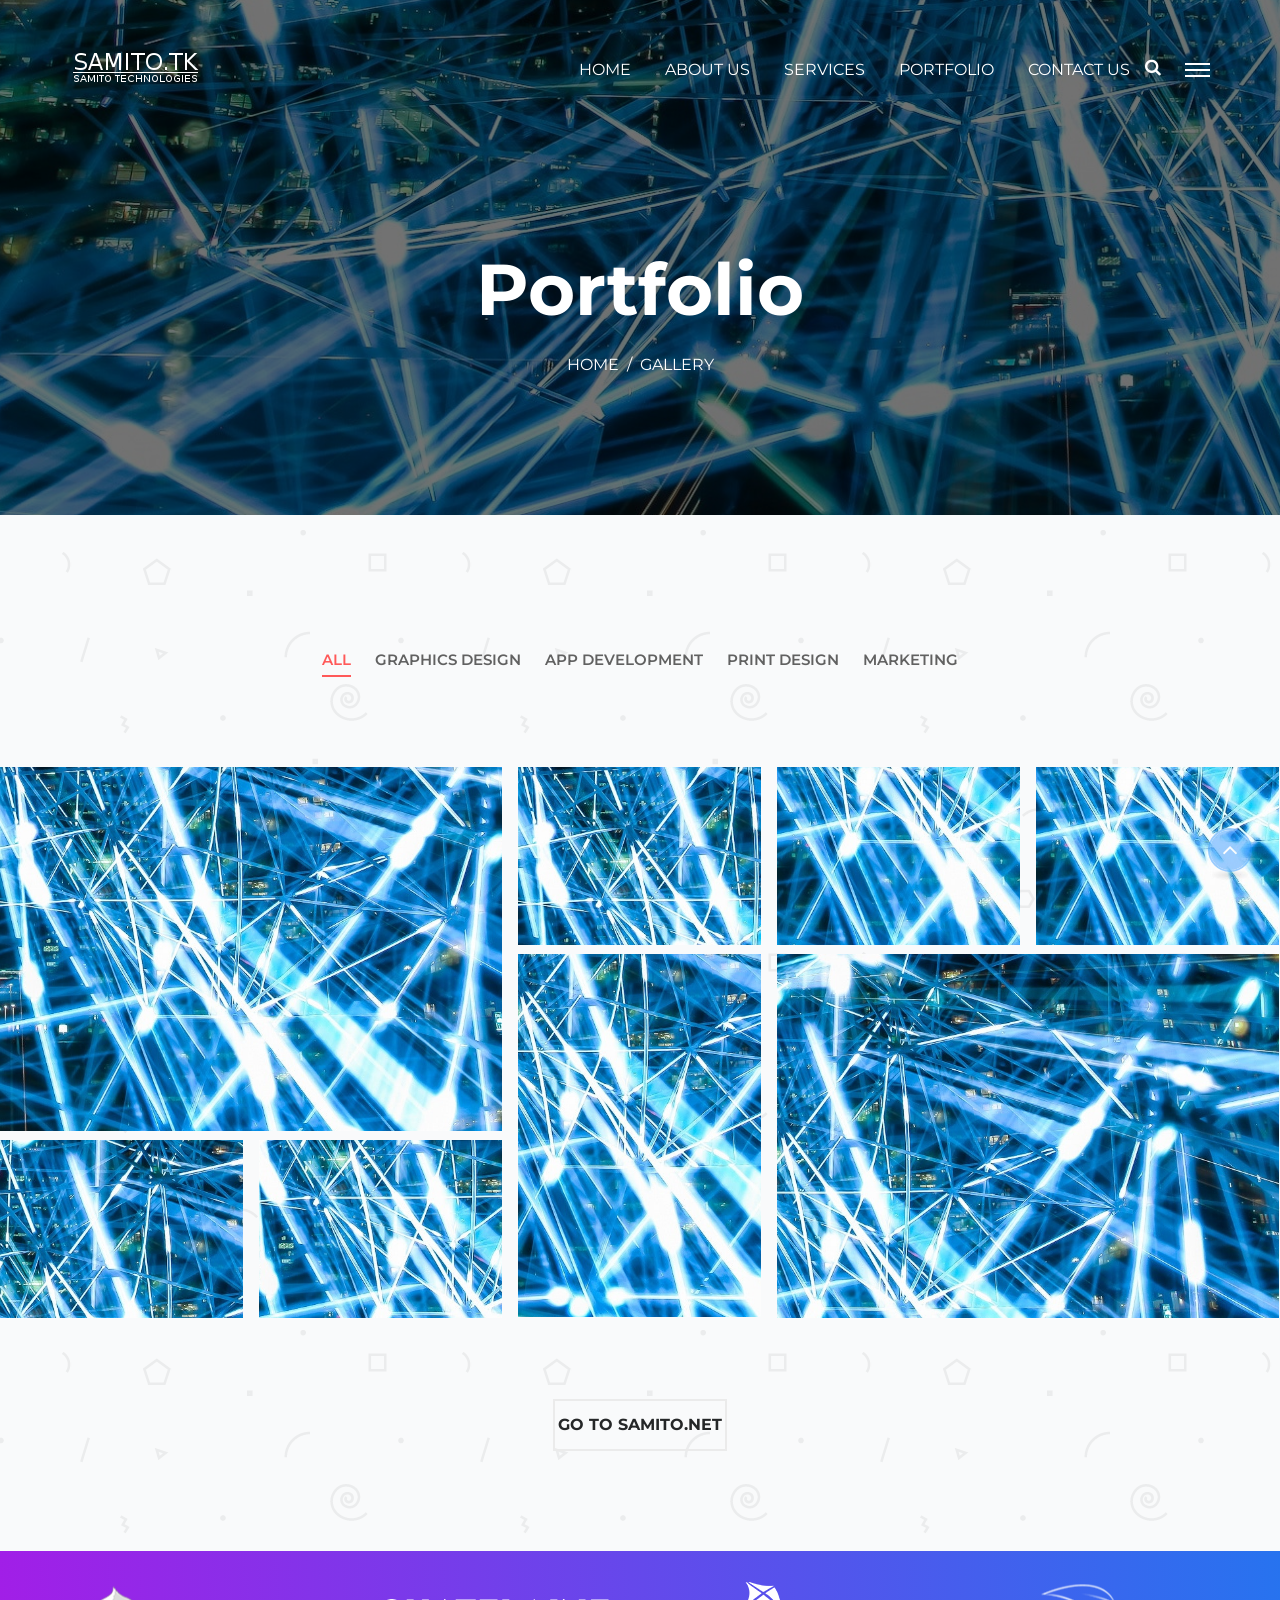
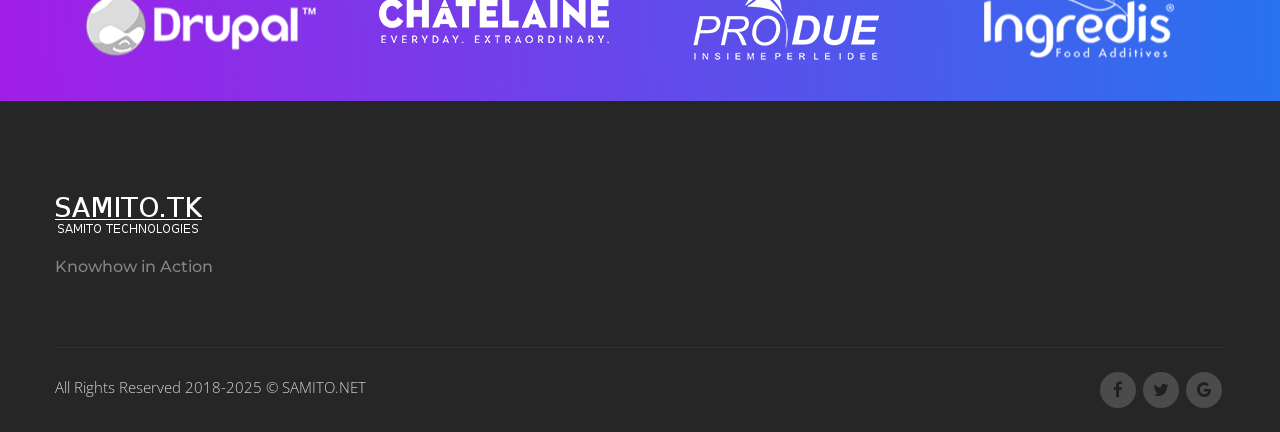
<file: portfoilo-v2.html>
<!DOCTYPE html>
<html lang="en">
	<head>
		<meta charset="UTF-8">
		<!-- For IE -->
		<meta http-equiv="X-UA-Compatible" content="IE=edge">

		<!-- For Resposive Device -->
		<meta name="viewport" content="width=device-width, initial-scale=1.0">

		<title>Samito Technologies</title>

		<!-- Favicon -->
		<link rel="icon" type="image/png" sizes="56x56" href="images/fav-icon/icon.png">


		<!-- Main style sheet -->
		<link rel="stylesheet" type="text/css" href="css/style.css">
		<!-- responsive style sheet -->
		<link rel="stylesheet" type="text/css" href="css/responsive.css">


		<!-- Fix Internet Explorer ______________________________________-->

		<!--[if lt IE 9]>
			<script src="http://html5shiv.googlecode.com/svn/trunk/html5.js"></script>
			<script src="vendor/html5shiv.js"></script>
			<script src="vendor/respond.js"></script>
		<![endif]-->
			
	</head>

	<body>
		<div class="main-page-wrapper">

			<!-- ===================================================
				Loading Transition
			==================================================== -->
			<div id="loader-wrapper">
				<div id="loader"></div>
			</div>

			<!-- ===================================================
				Toggle Menu Content Wrapper
			==================================================== -->
			<div id="hidden-aside-menu">
				<div class="opacity">
					<button class="close-aside-menu tran3s round-border">
						<i class="fa fa-close" aria-hidden="true"></i>
					</button>

					<div class="aside-menu-wrapper">
						<a href="index.html" class="logo"><img src="images/logo/logo.png" alt="Logo"></a>
						
						<ul class="main-nav-wrapper">
							<li><a href="index.html" class="tran3s"><span class="fa fa-home" aria-hidden="true"></span> Home</a>
								
							</li>
							<li><a href="about-us.html" class="tran3s"><span class="fa fa-info-circle" aria-hidden="true"></span> About Us</a></li>
							<li><a href="service-v2.html" class="tran3s"><span class="fa fa-cog" aria-hidden="true"></span> Services</a>
							
							</li>
							<li><a href="portfoilo-v2.html"><span class="fa fa-external-link-square" aria-hidden="true"></span> Portfolio</a>
							
							</li>
							
							</li>
							<li><a href="contact.html" class="tran3s"><span class="fa fa-envelope" aria-hidden="true"></span> Contact us</a></li>
						</ul>
					</div> <!-- /.aside-menu-wrapper -->
				</div> <!-- /.opacity -->
			</div> <!-- /.hidden-aside-menu -->


			<!-- 
			=============================================
				Theme Header
			============================================== 
			-->
			<header class="theme-menu-wrapper">
				<div class="container-fluid">
					<!-- Logo -->
					<div class="logo float-left"><a href="index.html"><img src="images/logo/logo.png" alt="Logo"></a></div>
					
					<!-- Toggle Menu Button -->
					<button class="toggle-show-menu-button float-right">
						<span></span>
						<span></span>
						<span></span>
					</button>

					<!-- Search Bar -->
					<div class="search-option float-right">
				   		<button class="search tran3s dropdown-toggle" id="searchDropdown" data-toggle="dropdown" aria-haspopup="true" aria-expanded="false"><i class="fa fa-search" aria-hidden="true"></i></button>
				   		<form action="#" class="p-color-bg dropdown-menu tran3s" aria-labelledby="searchDropdown">
				   			<input type="text" placeholder="Search....">
				   			<button class="p-color-bg"><i class="fa fa-search" aria-hidden="true"></i></button>
				   		</form>
				   </div> <!-- /.search-option -->

				

					<!-- ============================ Theme Menu ========================= -->
					<nav class="theme-main-menu float-right">
						<ul>
							<li><a href="index.html" class="tran3s">Home</a>
								
							</li>
							<li><a href="about-us.html" class="tran3s">About Us</a></li>
							<li><a href="service-v2.html" class="tran3s">Services</a>
								
							</li>
							<li><a href="#" class="tran3s">Portfolio</a>
								
							</li>
							
							</li>
							<li><a href="contact.html" class="tran3s">Contact us</a></li>
						</ul>
					</nav> <!-- /.theme-main-menu -->
				</div> <!-- /.container -->
			</header> <!-- /.theme-menu-wrapper -->



			<!-- 
			=============================================
				Inner banner
			============================================== 
			-->
			<div class="inner-banner">
				<div class="opacity">
					<div class="container">
						<h2>Portfolio</h2>
						<ul>
							<li><a href="index.html" class="tran3s">Home</a></li>
							<li>/</li>
							<li>Gallery</li>
						</ul>
					</div> <!-- /.container -->
				</div> <!-- /.opacity -->
			</div> <!-- /.inner-banner -->


			
			<!-- 
			=============================================
				Project Section
			============================================== 
			-->
			<section class="project-section wow fadeInUp pattern-bg project-inner-page">
				<div class="container isotop-menu-wrapper">
					<ul class="gallery-menu">
						<li class="is-checked tran3s" data-filter="*">All</li>
						<li class="tran3s" data-filter=".design">Graphics Design</li>
						<li class="tran3s" data-filter=".app">App Development</li>
						<li class="tran3s" data-filter=".print">Print Design</li>
						<li class="tran3s" data-filter=".marketing">Marketing</li>
					</ul>
				</div> <!-- End .menu_wrapper -->

				<div>
					<div id="isotop-gallery-wrapper">
						<div class="grid-sizer"></div>
						<div class="isotop-item double-column app marketing">
							<div class="single-item">
								<img src="images/project/7.jpg" alt="Image">
								<a href="images/project/7.jpg" class="tran4s fancybox"><i class="fa fa-chain" aria-hidden="true"></i></a>
							</div> <!-- /.single-item -->
						</div> <!-- /.isotop-item -->
						<div class="isotop-item design print app">
							<div class="single-item">
								<img src="images/project/8.jpg" alt="Image">
								<a href="images/project/8.jpg" class="tran4s fancybox"><i class="fa fa-chain" aria-hidden="true"></i></a>
							</div> <!-- /.single-item -->
						</div> <!-- /.isotop-item -->
						<div class="isotop-item design print">
							<div class="single-item">
								<img src="images/project/9.jpg" alt="Image">
								<a href="images/project/9.jpg" class="tran4s fancybox"><i class="fa fa-chain" aria-hidden="true"></i></a>
							</div> <!-- /.single-item -->
						</div> <!-- /.isotop-item -->
						<div class="isotop-item app print">
							<div class="single-item">
								<img src="images/project/10.jpg" alt="Image">
								<a href="images/project/10.jpg" class="tran4s fancybox"><i class="fa fa-chain" aria-hidden="true"></i></a>
							</div> <!-- /.single-item -->
						</div> <!-- /.isotop-item -->
						<div class="isotop-item app print design">
							<div class="single-item">
								<img src="images/project/11.jpg" alt="Image">
								<a href="images/project/11.jpg" class="tran4s fancybox"><i class="fa fa-chain" aria-hidden="true"></i></a>
							</div> <!-- /.single-item -->
						</div> <!-- /.isotop-item -->
						<div class="isotop-item double-column marketing">
							<div class="single-item">
								<img src="images/project/12.jpg" alt="Image">
								<a href="images/project/12.jpg" class="tran4s fancybox"><i class="fa fa-chain" aria-hidden="true"></i></a>
							</div> <!-- /.single-item -->
						</div> <!-- /.isotop-item -->
						<div class="isotop-item design print app marketing">
							<div class="single-item">
								<img src="images/project/13.jpg" alt="Image">
								<a href="images/project/13.jpg" class="tran4s fancybox"><i class="fa fa-chain" aria-hidden="true"></i></a>
							</div> <!-- /.single-item -->
						</div> <!-- /.isotop-item -->
						<div class="isotop-item design print app ">
							<div class="single-item">
								<img src="images/project/14.jpg" alt="Image">
								<a href="images/project/14.jpg" class="tran4s fancybox"><i class="fa fa-chain" aria-hidden="true"></i></a>
							</div> <!-- /.single-item -->
						</div> <!-- /.isotop-item -->
					</div> <!-- /#isotop-gallery-wrapper -->
				</div>
				<a href="https://www.samito.net" class="view-more tran3s hvr-shutter-out-horizontal">Go to SAMITO.NET</a>
			</section> <!-- /.project-section -->



			<!-- 
			=============================================
				Partner Logo
			============================================== 
			-->
			<div class="partent-logo-section">
				<div class="container">
					<div id="partner-logo">
						<div class="item"><img src="images/logo/p-1.png" alt="logo"></div>
						<div class="item"><img src="images/logo/p-2.png" alt="logo"></div>
						<div class="item"><img src="images/logo/p-3.png" alt="logo"></div>
						<div class="item"><img src="images/logo/p-4.png" alt="logo"></div>
						<div class="item"><img src="images/logo/p-2.png" alt="logo"></div>
					</div>
				</div>
			</div> <!-- /.partent-logo-section -->


			
		






			<!-- 
			=============================================
				Footer
			============================================== 
			-->
			<footer>
				<div class="container">
					<div class="row">
						<div class="col-md-3 col-sm-5">
							<div class="footer-logo">
								<a href="index.html"><img src="images/logo/logo-footer.png" alt="Logo"></a>
								<h6>Knowhow in Action</h6>
							</div>
						</div>
						</div>
						<div class="bottom-footer clear-fix">
						<p class="float-left">All Rights Reserved 2018-2025 &copy; <a href="https://www.samito.net" target="_blank" class="tran3s">SAMITO.NET</a></p>
	
						<ul class="float-right">
							<li><a href="https://www.facebook.com/samitonetwork/" class="tran3s round-border"><i class="fa fa-facebook" aria-hidden="true"></i></a></li>
							<li><a href="https://twitter.com/samitojalbuena" class="tran3s round-border"><i class="fa fa-twitter" aria-hidden="true"></i></a></li>
							<li><a href="https://plus.google.com/u/2/+SamitoJalbuena" class="tran3s round-border"><i class="fa fa-google" aria-hidden="true"></i></a></li>
							
						</ul>
					</div> <!-- /.bottom-footer -->
				</div> <!-- /.container -->
						</div>
						</div>
						</div>
						</div>
					</div> <!-- /.row -->

				



	        

	        <!-- Scroll Top Button -->
			<button class="scroll-top tran3s">
				<i class="fa fa-angle-up" aria-hidden="true"></i>
			</button>





		<!-- Js File_________________________________ -->

		<!-- j Query -->
		<script type="text/javascript" src="vendor/jquery.2.2.3.min.js"></script>

		<!-- Bootstrap JS -->
		<script type="text/javascript" src="vendor/bootstrap/bootstrap.min.js"></script>

		<!-- Vendor js _________ -->
		<!-- Camera Slider -->
		<script type='text/javascript' src='vendor/Camera-master/scripts/jquery.mobile.customized.min.js'></script>
	    <script type='text/javascript' src='vendor/Camera-master/scripts/jquery.easing.1.3.js'></script> 
	    <script type='text/javascript' src='vendor/Camera-master/scripts/camera.min.js'></script>

	    <!-- Progress Bar js -->
		<script type="text/javascript" src="vendor/skills-master/jquery.skills.js"></script>
		<!-- isotop -->
		<script type="text/javascript" src="vendor/isotope.pkgd.min.js"></script>
		
		<!-- WOW js -->
		<script type="text/javascript" src="vendor/WOW-master/dist/wow.min.js"></script>
		<!-- owl.carousel -->
		<script type="text/javascript" src="vendor/owl-carousel/owl.carousel.min.js"></script>
		<!-- js count to -->
		<script type="text/javascript" src="vendor/jquery.appear.js"></script>
		<script type="text/javascript" src="vendor/jquery.countTo.js"></script>
		<!-- fancy box -->
		<script type="text/javascript" src="vendor/fancy-box/jquery.fancybox.pack.js"></script>
		<!-- Custom Scroll -->
		<script src="vendor/jquery.mCustomScrollbar.concat.min.js"></script>

		<!-- Theme js -->
		<script type="text/javascript" src="js/theme.js"></script>

		</div> <!-- /.main-page-wrapper -->
	</body>
</html>
</file>
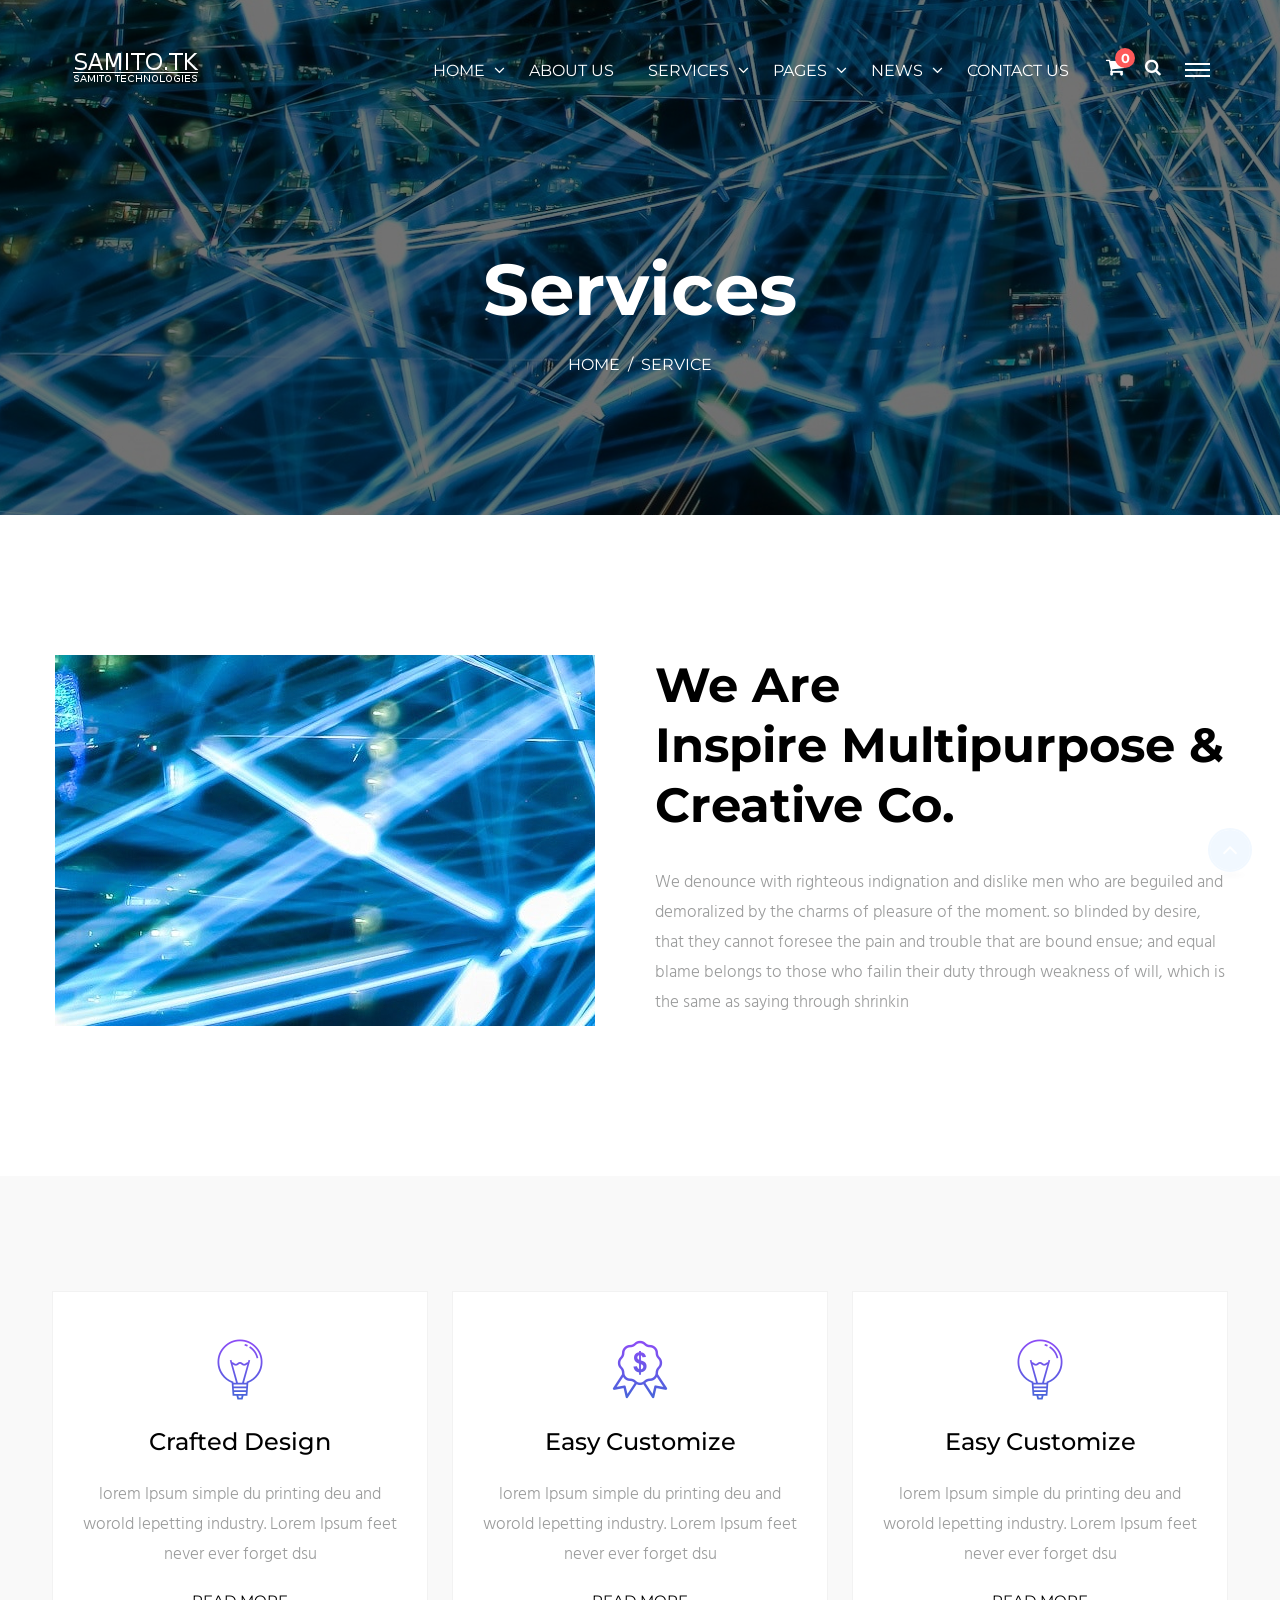
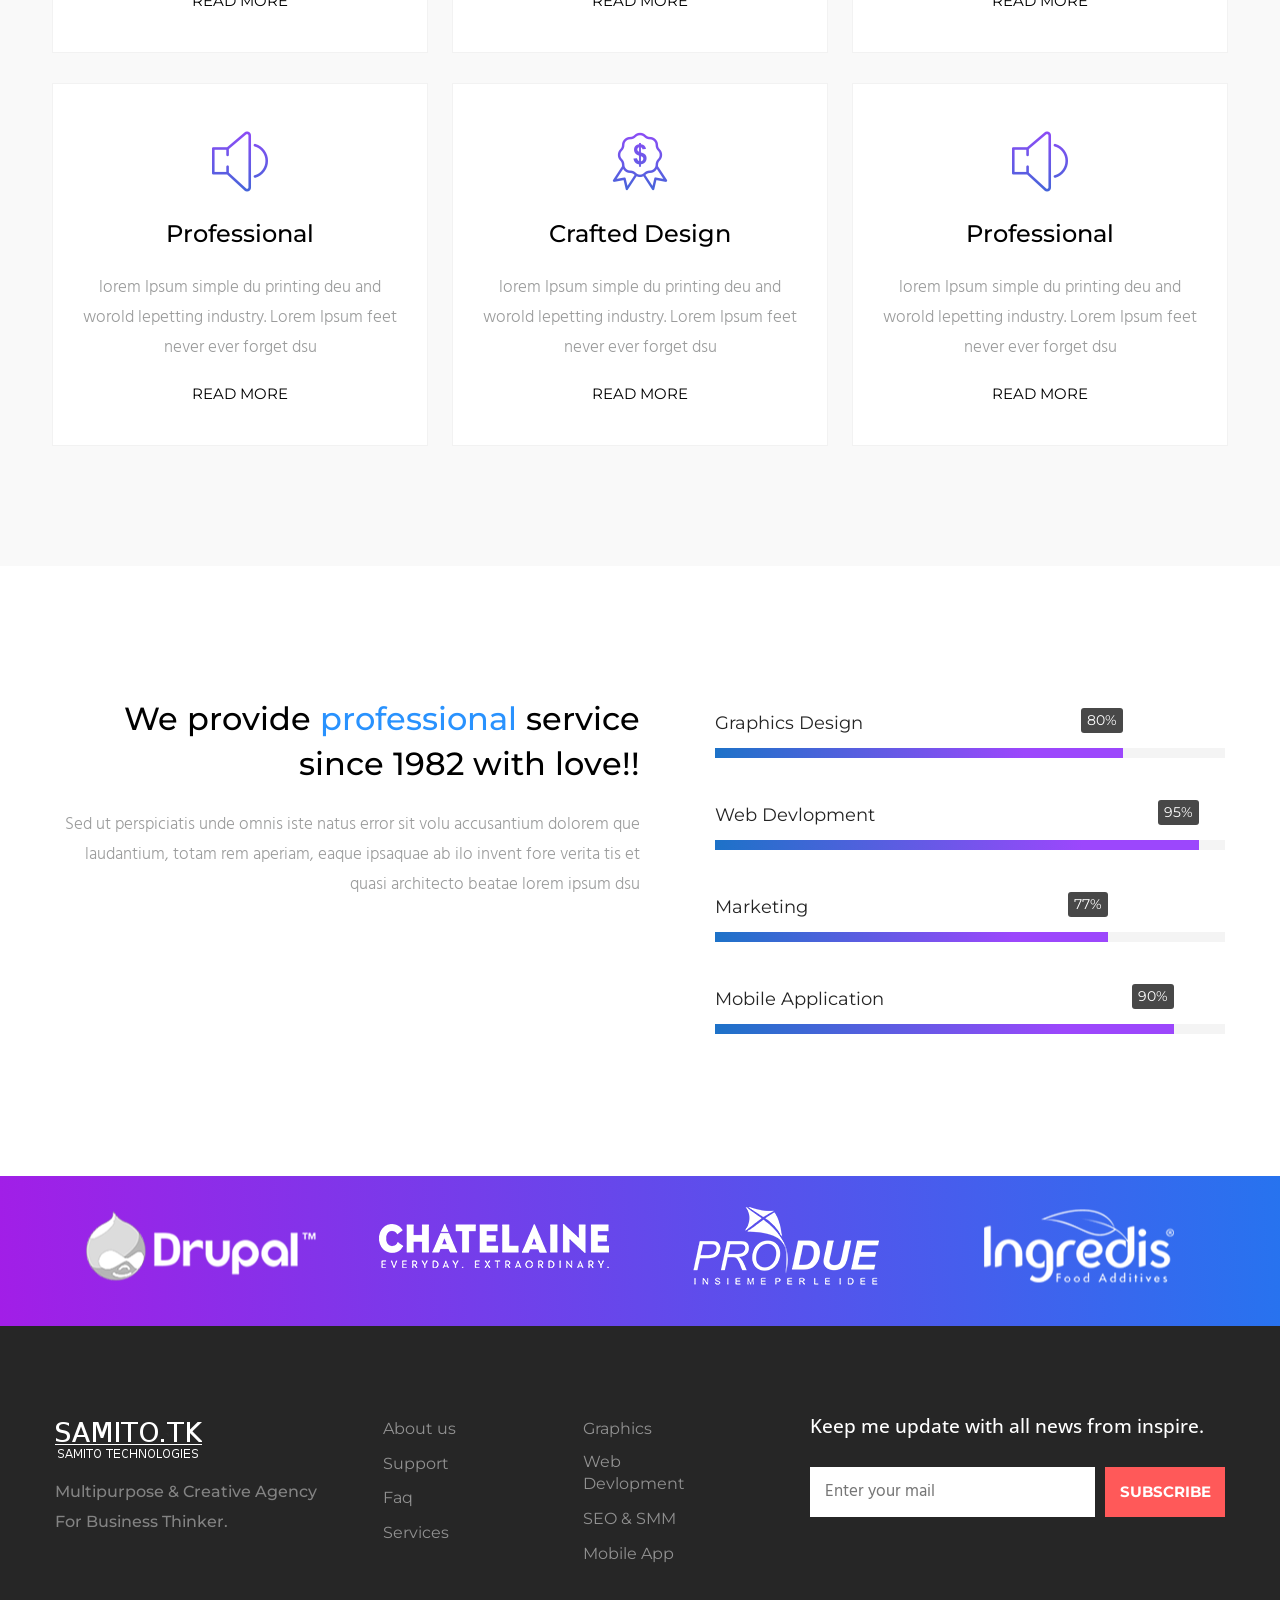
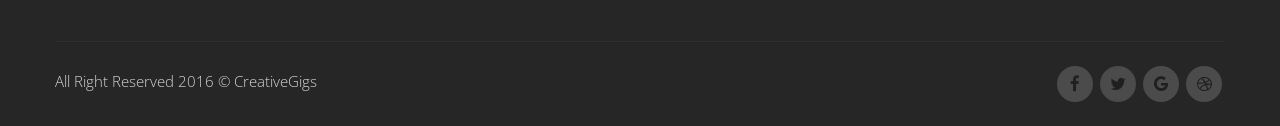
<file: service-v1.html>
<!DOCTYPE html>
<html lang="en">
	<head>
		<meta charset="UTF-8">
		<!-- For IE -->
		<meta http-equiv="X-UA-Compatible" content="IE=edge">

		<!-- For Resposive Device -->
		<meta name="viewport" content="width=device-width, initial-scale=1.0">

		<title>Inspire || Responsive html5 Business template</title>

		<!-- Favicon -->
		<link rel="icon" type="image/png" sizes="56x56" href="images/fav-icon/icon.png">


		<!-- Main style sheet -->
		<link rel="stylesheet" type="text/css" href="css/style.css">
		<!-- responsive style sheet -->
		<link rel="stylesheet" type="text/css" href="css/responsive.css">


		<!-- Fix Internet Explorer ______________________________________-->

		<!--[if lt IE 9]>
			<script src="http://html5shiv.googlecode.com/svn/trunk/html5.js"></script>
			<script src="vendor/html5shiv.js"></script>
			<script src="vendor/respond.js"></script>
		<![endif]-->
			
	</head>

	<body>
		<div class="main-page-wrapper">

			<!-- ===================================================
				Loading Transition
			==================================================== -->
			<div id="loader-wrapper">
				<div id="loader"></div>
			</div>

			<!-- ===================================================
				Toggle Menu Content Wrapper
			==================================================== -->
			<div id="hidden-aside-menu">
				<div class="opacity">
					<button class="close-aside-menu tran3s round-border">
						<i class="fa fa-close" aria-hidden="true"></i>
					</button>

					<div class="aside-menu-wrapper">
						<a href="index.html" class="logo"><img src="images/logo/logo.png" alt="Logo"></a>
						
						<ul class="main-nav-wrapper">
							<li class="dropdown-holder"><a href="#" class="tran3s"><span class="fa fa-home" aria-hidden="true"></span> Home</a>
								<ul class="sub-menu">
									<li><a href="index.html">Home version one</a></li>
									<li><a href="index-2.html">Home version Two</a></li>
								</ul>
							</li>
							<li><a href="about-us.html" class="tran3s"><span class="fa fa-info-circle" aria-hidden="true"></span> About Us</a></li>
							<li class="dropdown-holder current-active"><a href="#" class="tran3s"><span class="fa fa-cog" aria-hidden="true"></span> Services</a>
								<ul class="sub-menu">
									<li><a href="service-v1.html">Service version one</a></li>
									<li><a href="service-v2.html">Service version two</a></li>
									<li><a href="service-v3.html">Service version three</a></li>
								</ul>
							</li>
							<li class="dropdown-holder"><a href="#"><span class="fa fa-external-link-square" aria-hidden="true"></span> Pages</a>
								<ul class="sub-menu">
									<li><a href="portfoilo-v1.html">portfolio version one</a></li>
									<li><a href="portfoilo-v2.html">portfolio version two</a></li>
									<li><a href="portfoilo-v3.html">portfolio version three</a></li>
									<li><a href="team.html">Our team</a></li>
								</ul>
							</li>
							<li class="dropdown-holder"><a href="#" class="tran3s"><span class="fa fa-newspaper-o" aria-hidden="true"></span> News</a>
								<ul class="sub-menu">
									<li><a href="news.html">blog</a></li>
									<li><a href="news-details.html">Blog Details</a></li>
								</ul>
							</li>
							<li><a href="contact.html" class="tran3s"><span class="fa fa-envelope" aria-hidden="true"></span> Contact us</a></li>
						</ul>
					</div> <!-- /.aside-menu-wrapper -->
				</div> <!-- /.opacity -->
			</div> <!-- /.hidden-aside-menu -->


			<!-- 
			=============================================
				Theme Header
			============================================== 
			-->
			<header class="theme-menu-wrapper">
				<div class="container-fluid">
					<!-- Logo -->
					<div class="logo float-left"><a href="index.html"><img src="images/logo/logo.png" alt="Logo"></a></div>
					
					<!-- Toggle Menu Button -->
					<button class="toggle-show-menu-button float-right">
						<span></span>
						<span></span>
						<span></span>
					</button>

					<!-- Search Bar -->
					<div class="search-option float-right">
				   		<button class="search tran3s dropdown-toggle" id="searchDropdown" data-toggle="dropdown" aria-haspopup="true" aria-expanded="false"><i class="fa fa-search" aria-hidden="true"></i></button>
				   		<form action="#" class="p-color-bg dropdown-menu tran3s" aria-labelledby="searchDropdown">
				   			<input type="text" placeholder="Search....">
				   			<button class="p-color-bg"><i class="fa fa-search" aria-hidden="true"></i></button>
				   		</form>
				   </div> <!-- /.search-option -->

					<!-- Curt Button -->
					<button class="cart-button float-right">
						<i class="fa fa-shopping-cart" aria-hidden="true"></i>
						<span class="round-border">0</span>
					</button>

					<!-- ============================ Theme Menu ========================= -->
					<nav class="theme-main-menu float-right">
						<ul>
							<li class="dropdown-holder"><a href="#" class="tran3s">Home</a>
								<ul class="sub-menu">
									<li><a href="index.html">Home version one</a></li>
									<li><a href="index-2.html">Home version Two</a></li>
								</ul>
							</li>
							<li><a href="about-us.html" class="tran3s">About Us</a></li>
							<li class="dropdown-holder"><a href="#" class="tran3s">Services</a>
								<ul class="sub-menu">
									<li><a href="service-v1.html">Service version one</a></li>
									<li><a href="service-v2.html">Service version two</a></li>
									<li><a href="service-v3.html">Service version three</a></li>
								</ul>
							</li>
							<li class="dropdown-holder"><a href="#" class="tran3s">Pages</a>
								<ul class="sub-menu">
									<li><a href="portfoilo-v1.html">portfolio version one</a></li>
									<li><a href="portfoilo-v2.html">portfolio version two</a></li>
									<li><a href="portfoilo-v3.html">portfolio version three</a></li>
									<li><a href="team.html">Our team</a></li>
								</ul>
							</li>
							<li class="dropdown-holder"><a href="#" class="tran3s">News</a>
								<ul class="sub-menu">
									<li><a href="news.html">blog</a></li>
									<li><a href="news-details.html">Blog Details</a></li>
								</ul>
							</li>
							<li><a href="contact.html" class="tran3s">Contact us</a></li>
						</ul>
					</nav> <!-- /.theme-main-menu -->
				</div> <!-- /.container -->
			</header> <!-- /.theme-menu-wrapper -->



			<!-- 
			=============================================
				Inner banner
			============================================== 
			-->
			<div class="inner-banner">
				<div class="opacity">
					<div class="container">
						<h2>Services</h2>
						<ul>
							<li><a href="index.html" class="tran3s">Home</a></li>
							<li>/</li>
							<li>Service</li>
						</ul>
					</div> <!-- /.container -->
				</div> <!-- /.opacity -->
			</div> <!-- /.inner-banner -->



			<!-- 
			=============================================
				About Page Top Content
			============================================== 
			-->
			<div class="about-page-top">
				<div class="container">
					<div class="row">
						<div class="col-md-6 col-xs-12 wow fadeInLeft"><img src="images/inner-page/2.jpg" alt="Image"></div>
						<div class="col-md-6 col-xs-12 wow fadeInRight">
							<h2>We Are <span></span>Inspire Multipurpose &amp; <span></span>Creative Co.</h2>
							<p>We denounce with righteous indignation and dislike men who are beguiled and demoralized by the charms of pleasure of the moment. so blinded by desire, that they cannot foresee the pain and trouble that are bound  ensue; and equal blame belongs to those who failin their duty through weakness of will, which is the same as saying through shrinkin</p>
						</div>
					</div> <!-- /.row -->
				</div> <!-- /.container -->
			</div> <!-- /.about-page-top -->




			<!-- 
			=============================================
				Our Service
			============================================== 
			-->
			<section class="our-service bg-color">
				<div class="container">
					<div class="row">
						<div class="col-md-4 col-sm-6 col-xs-12">
							<div class="single-service-box">
								<i class="icon flaticon-bulb"></i>
								<h5>Crafted Design</h5>
								<p>lorem Ipsum simple du printing deu and worold lepetting industry. Lorem Ipsum feet never ever forget dsu</p>
								<a href="#" class="tran3s">READ MORE</a>
							</div> <!-- /.single-service-box -->
						</div> <!-- /.col- -->
						<div class="col-md-4 col-sm-6 col-xs-12">
							<div class="single-service-box">
								<i class="icon flaticon-badge"></i>
								<h5>Easy Customize</h5>
								<p>lorem Ipsum simple du printing deu and worold lepetting industry. Lorem Ipsum feet never ever forget dsu</p>
								<a href="#" class="tran3s">READ MORE</a>
							</div> <!-- /.single-service-box -->
						</div> <!-- /.col- -->
						<div class="col-md-4 col-sm-6 col-xs-12">
							<div class="single-service-box">
								<i class="icon flaticon-bulb"></i>
								<h5>Easy Customize</h5>
								<p>lorem Ipsum simple du printing deu and worold lepetting industry. Lorem Ipsum feet never ever forget dsu</p>
								<a href="#" class="tran3s">READ MORE</a>
							</div> <!-- /.single-service-box -->
						</div> <!-- /.col- -->
						<div class="col-md-4 col-sm-6 col-xs-12">
							<div class="single-service-box">
								<i class="icon flaticon-speaker"></i>
								<h5>Professional</h5>
								<p>lorem Ipsum simple du printing deu and worold lepetting industry. Lorem Ipsum feet never ever forget dsu</p>
								<a href="#" class="tran3s">READ MORE</a>
							</div> <!-- /.single-service-box -->
						</div> <!-- /.col- -->
						<div class="col-md-4 col-sm-6 col-xs-12">
							<div class="single-service-box">
								<i class="icon flaticon-badge"></i>
								<h5>Crafted Design</h5>
								<p>lorem Ipsum simple du printing deu and worold lepetting industry. Lorem Ipsum feet never ever forget dsu</p>
								<a href="#" class="tran3s">READ MORE</a>
							</div> <!-- /.single-service-box -->
						</div> <!-- /.col- -->
						<div class="col-md-4 col-sm-6 col-xs-12">
							<div class="single-service-box">
								<i class="icon flaticon-speaker"></i>
								<h5>Professional</h5>
								<p>lorem Ipsum simple du printing deu and worold lepetting industry. Lorem Ipsum feet never ever forget dsu</p>
								<a href="#" class="tran3s">READ MORE</a>
							</div> <!-- /.single-service-box -->
						</div> <!-- /.col- -->
					</div> <!-- /.row -->
				</div> <!-- /.container -->
			</section> <!-- /.our-service -->



			



			<!-- 
			=============================================
				skill Progress Section
			============================================== 
			-->
			<section class="company-skill align-right">
				<div class="container">
					<div class="skills-progress skills float-right wow fadeInLeft">
						<div class="habilidades_contenedor">
					        <div class="codeconSkills">
					            <div class="codeconSkillbar">
					            	<div class="skill-text">
					            		<span class="codeconSkillArea">Graphics Design</span>
					            	</div>
					                <div class="skillBar" data-percent="80%">
					                	<span class="PercentText">80%</span>
					                </div>
					            </div>
					            <div class="codeconSkillbar">
					            	<div class="skill-text">
					            		<span class="codeconSkillArea ">Web Devlopment</span>
					                    
					            	</div>
						            <div class="skillBar" data-percent="95%">
						                <span class="PercentText">95%</span>
						            </div>
					            </div>
						        <div class="codeconSkillbar">
						        	<div class="skill-text">
					            		<span class="codeconSkillArea">Marketing</span>
					                    
					            	</div>
						            <div class="skillBar" data-percent="77%">
						                <span class="PercentText">77%</span>
						            </div>
						        </div>
						        <div class="codeconSkillbar">
						        	<div class="skill-text">
					            		<span class="codeconSkillArea">Mobile Application</span>
					                    
					            	</div>
						            <div class="skillBar" data-percent="90%">
						                <span class="PercentText">90%</span>
						            </div>
						        </div>
					    	</div> <!-- /.codeconSkills -->
					    </div> <!-- /.habilidades_contenedor -->
					</div> <!-- /.skills-progress -->

					<div class="text-content float-right wow fadeInRight">
						<h4>We provide <span class="p-color">professional</span> service since 1982 with love!!</h4>
						<p>Sed ut perspiciatis unde omnis iste natus error sit volu accusantium dolorem que laudantium, totam rem aperiam, eaque ipsaquae ab ilo invent fore verita tis et quasi architecto beatae lorem ipsum dsu </p>
					</div>
				</div> <!-- /.container -->
			</section> <!-- /.company-skill -->



			<!-- 
			=============================================
				Partner Logo
			============================================== 
			-->
			<div class="partent-logo-section m-fix">
				<div class="container">
					<div id="partner-logo">
						<div class="item"><img src="images/logo/p-1.png" alt="logo"></div>
						<div class="item"><img src="images/logo/p-2.png" alt="logo"></div>
						<div class="item"><img src="images/logo/p-3.png" alt="logo"></div>
						<div class="item"><img src="images/logo/p-4.png" alt="logo"></div>
						<div class="item"><img src="images/logo/p-2.png" alt="logo"></div>
					</div>
				</div>
			</div> <!-- /.partent-logo-section -->


			
			<!-- 
			=============================================
				Footer
			============================================== 
			-->
			<footer>
				<div class="container">
					<div class="row">
						<div class="col-md-3 col-sm-5">
							<div class="footer-logo">
								<a href="index.html"><img src="images/logo/logo-footer.png" alt="Logo"></a>
								<h6>Multipurpose &amp; Creative Agency For Business Thinker.</h6>
							</div>
						</div>
						<div class="col-md-2 col-sm-3">
							<ul>
								<li><a href="about-us.html" class="tran3s">About us</a></li>
								<li><a href="#" class="tran3s">Support</a></li>
								<li><a href="#" class="tran3s">Faq</a></li>
								<li><a href="service-v2.html" class="tran3s">Services</a></li>
							</ul>
						</div>
						<div class="col-md-2 col-sm-4">
							<ul>
								<li><a href="#" class="tran3s">Graphics</a></li>
								<li><a href="#" class="tran3s">Web Devlopment</a></li>
								<li><a href="#" class="tran3s">SEO &amp; SMM</a></li>
								<li><a href="#" class="tran3s">Mobile App</a></li>
							</ul>
						</div>
						<div class="col-md-5 col-xs-12">
							<form action="#" class="subscribe-form">
								<h5>Keep me update with all news from inspire.</h5>
								<input type="text" placeholder="Enter your mail">
								<button class="tran3s s-color-bg hvr-shutter-out-horizontal">Subscribe</button>
							</form>
						</div>
					</div> <!-- /.row -->

					<div class="bottom-footer clear-fix">
						<p class="float-left">All Right Reserved 2016 &copy; <a href="http://themeforest.net/user/creativegigs/portfolio" target="_blank" class="tran3s">CreativeGigs</a></p>
						<ul class="float-right">
							<li><a href="" class="tran3s round-border"><i class="fa fa-facebook" aria-hidden="true"></i></a></li>
							<li><a href="" class="tran3s round-border"><i class="fa fa-twitter" aria-hidden="true"></i></a></li>
							<li><a href="" class="tran3s round-border"><i class="fa fa-google" aria-hidden="true"></i></a></li>
							<li><a href="" class="tran3s round-border"><i class="fa fa-dribbble" aria-hidden="true"></i></a></li>
						</ul>
					</div> <!-- /.bottom-footer -->
				</div> <!-- /.container -->
			</footer>



	       
	        <!-- Scroll Top Button -->
			<button class="scroll-top tran3s">
				<i class="fa fa-angle-up" aria-hidden="true"></i>
			</button>





		<!-- Js File_________________________________ -->

		<!-- j Query -->
		<script type="text/javascript" src="vendor/jquery.2.2.3.min.js"></script>

		<!-- Bootstrap JS -->
		<script type="text/javascript" src="vendor/bootstrap/bootstrap.min.js"></script>

		<!-- Vendor js _________ -->
		<!-- Camera Slider -->
		<script type='text/javascript' src='vendor/Camera-master/scripts/jquery.mobile.customized.min.js'></script>
	    <script type='text/javascript' src='vendor/Camera-master/scripts/jquery.easing.1.3.js'></script> 
	    <script type='text/javascript' src='vendor/Camera-master/scripts/camera.min.js'></script>

	    <!-- Progress Bar js -->
		<script type="text/javascript" src="vendor/skills-master/jquery.skills.js"></script>
		<!-- isotop -->
		<script type="text/javascript" src="vendor/isotope.pkgd.min.js"></script>

		<!-- WOW js -->
		<script type="text/javascript" src="vendor/WOW-master/dist/wow.min.js"></script>
		<!-- owl.carousel -->
		<script type="text/javascript" src="vendor/owl-carousel/owl.carousel.min.js"></script>
		<!-- js count to -->
		<script type="text/javascript" src="vendor/jquery.appear.js"></script>
		<script type="text/javascript" src="vendor/jquery.countTo.js"></script>
		<!-- fancy box -->
		<script type="text/javascript" src="vendor/fancy-box/jquery.fancybox.pack.js"></script>
		<!-- Custom Scroll -->
		<script src="vendor/jquery.mCustomScrollbar.concat.min.js"></script>

		<!-- Theme js -->
		<script type="text/javascript" src="js/theme.js"></script>

		</div> <!-- /.main-page-wrapper -->
	</body>
</html>
</file>
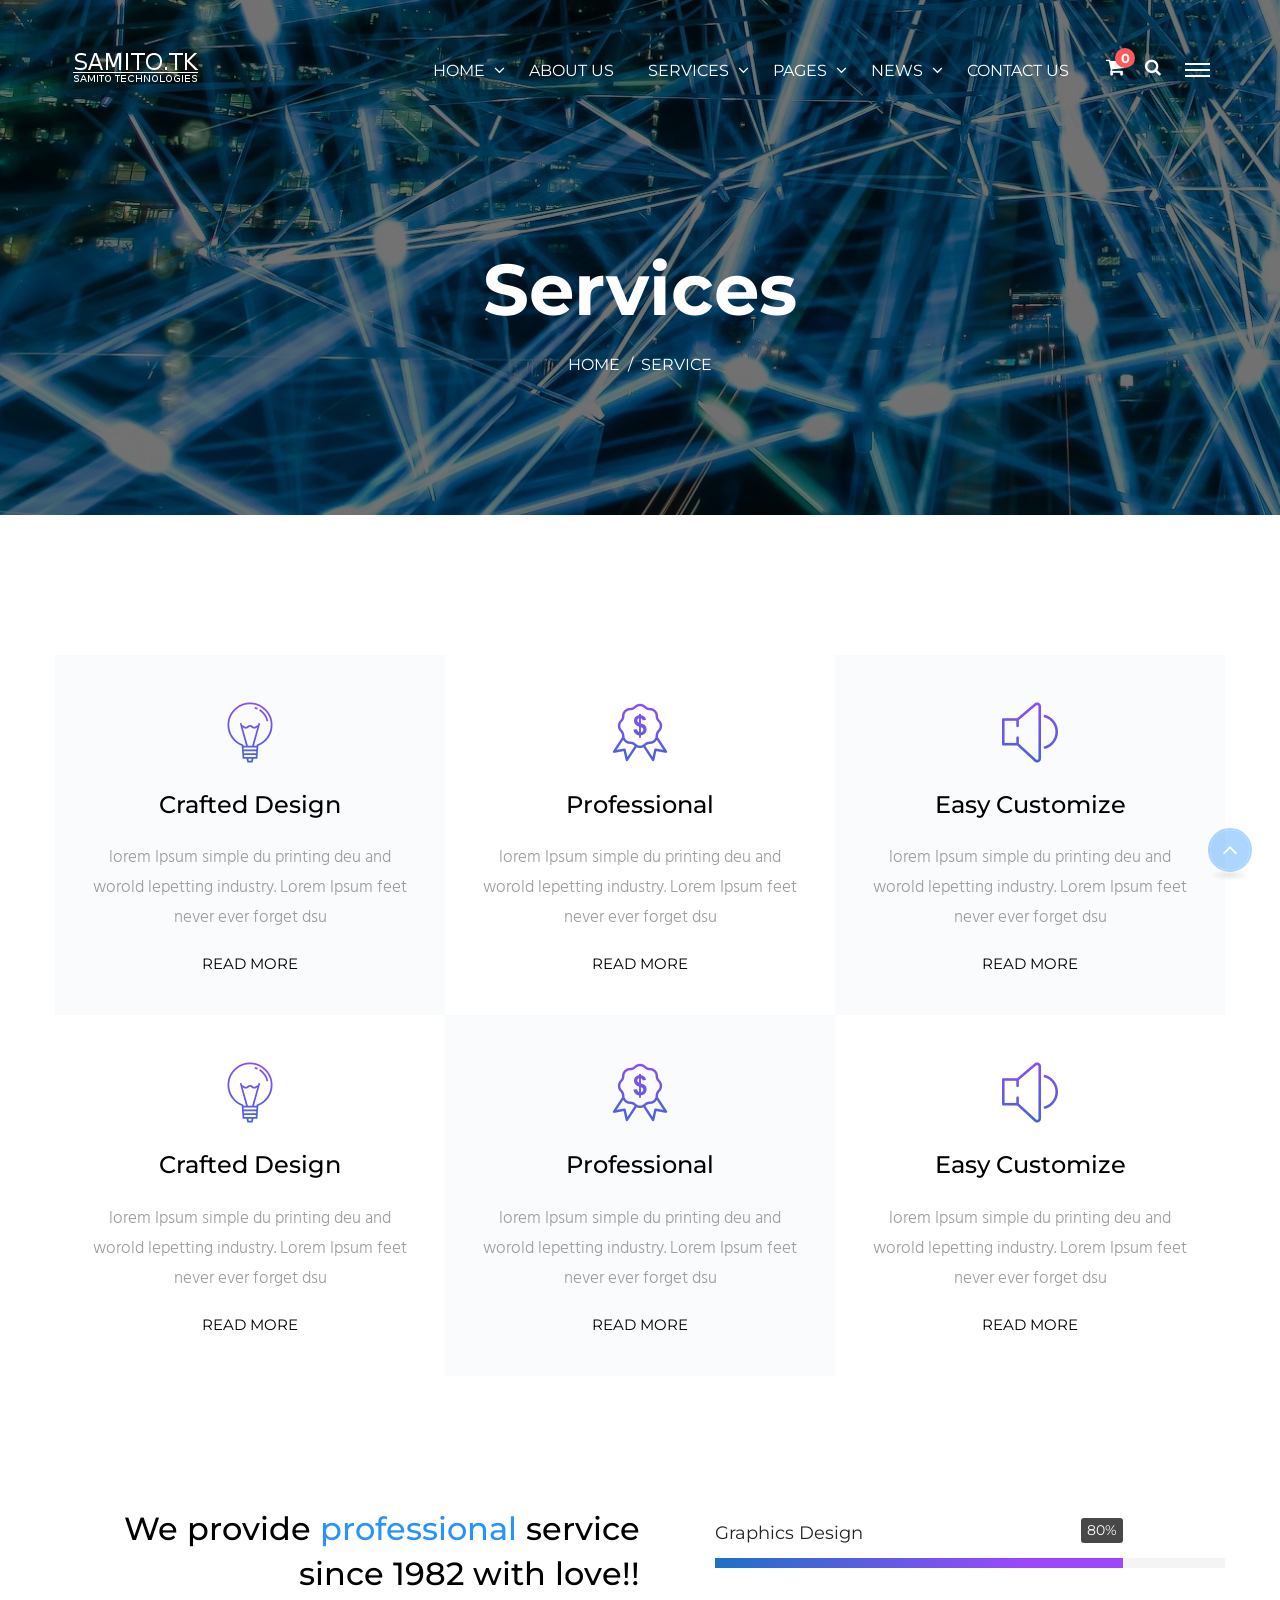
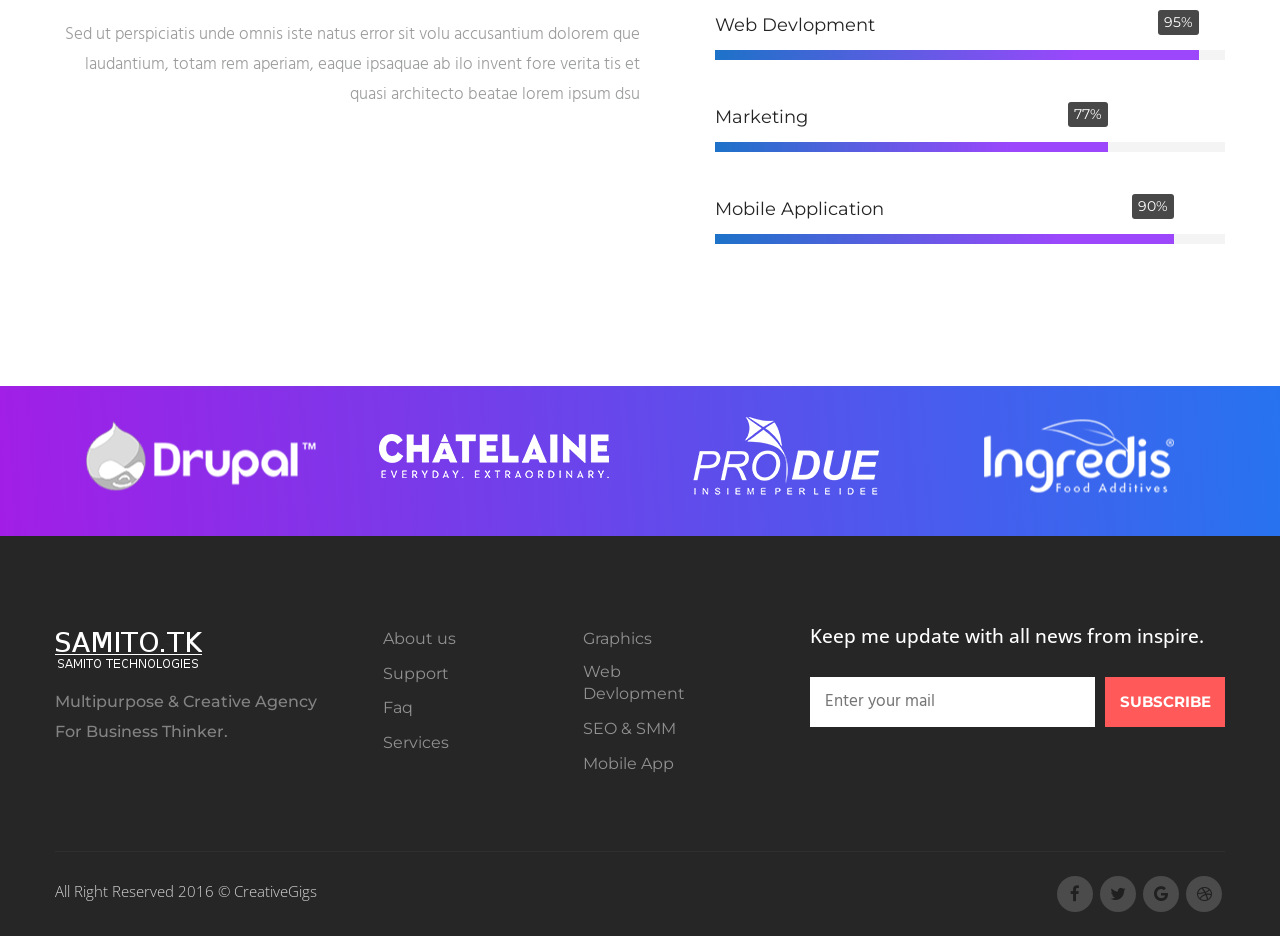
<file: service-v2.html>
<!DOCTYPE html>
<html lang="en">
	<head>
		<meta charset="UTF-8">
		<!-- For IE -->
		<meta http-equiv="X-UA-Compatible" content="IE=edge">

		<!-- For Resposive Device -->
		<meta name="viewport" content="width=device-width, initial-scale=1.0">

		<title>Inspire || Responsive html5 Business template</title>

		<!-- Favicon -->
		<link rel="icon" type="image/png" sizes="56x56" href="images/fav-icon/icon.png">


		<!-- Main style sheet -->
		<link rel="stylesheet" type="text/css" href="css/style.css">
		<!-- responsive style sheet -->
		<link rel="stylesheet" type="text/css" href="css/responsive.css">


		<!-- Fix Internet Explorer ______________________________________-->

		<!--[if lt IE 9]>
			<script src="http://html5shiv.googlecode.com/svn/trunk/html5.js"></script>
			<script src="vendor/html5shiv.js"></script>
			<script src="vendor/respond.js"></script>
		<![endif]-->
			
	</head>

	<body>
		<div class="main-page-wrapper">

			<!-- ===================================================
				Loading Transition
			==================================================== -->
			<div id="loader-wrapper">
				<div id="loader"></div>
			</div>

			<!-- ===================================================
				Toggle Menu Content Wrapper
			==================================================== -->
			<div id="hidden-aside-menu">
				<div class="opacity">
					<button class="close-aside-menu tran3s round-border">
						<i class="fa fa-close" aria-hidden="true"></i>
					</button>

					<div class="aside-menu-wrapper">
						<a href="index.html" class="logo"><img src="images/logo/logo.png" alt="Logo"></a>
						
						<ul class="main-nav-wrapper">
							<li class="dropdown-holder"><a href="#" class="tran3s"><span class="fa fa-home" aria-hidden="true"></span> Home</a>
								<ul class="sub-menu">
									<li><a href="index.html">Home version one</a></li>
									<li><a href="index-2.html">Home version Two</a></li>
								</ul>
							</li>
							<li><a href="about-us.html" class="tran3s"><span class="fa fa-info-circle" aria-hidden="true"></span> About Us</a></li>
							<li class="dropdown-holder current-active"><a href="#" class="tran3s"><span class="fa fa-cog" aria-hidden="true"></span> Services</a>
								<ul class="sub-menu">
									<li><a href="service-v1.html">Service version one</a></li>
									<li><a href="service-v2.html">Service version two</a></li>
									<li><a href="service-v3.html">Service version three</a></li>
								</ul>
							</li>
							<li class="dropdown-holder"><a href="#"><span class="fa fa-external-link-square" aria-hidden="true"></span> Pages</a>
								<ul class="sub-menu">
									<li><a href="portfoilo-v1.html">portfolio version one</a></li>
									<li><a href="portfoilo-v2.html">portfolio version two</a></li>
									<li><a href="portfoilo-v3.html">portfolio version three</a></li>
									<li><a href="team.html">Our team</a></li>
								</ul>
							</li>
							<li class="dropdown-holder"><a href="#" class="tran3s"><span class="fa fa-newspaper-o" aria-hidden="true"></span> News</a>
								<ul class="sub-menu">
									<li><a href="news.html">blog</a></li>
									<li><a href="news-details.html">Blog Details</a></li>
								</ul>
							</li>
							<li><a href="contact.html" class="tran3s"><span class="fa fa-envelope" aria-hidden="true"></span> Contact us</a></li>
						</ul>
					</div> <!-- /.aside-menu-wrapper -->
				</div> <!-- /.opacity -->
			</div> <!-- /.hidden-aside-menu -->


			<!-- 
			=============================================
				Theme Header
			============================================== 
			-->
			<header class="theme-menu-wrapper">
				<div class="container-fluid">
					<!-- Logo -->
					<div class="logo float-left"><a href="index.html"><img src="images/logo/logo.png" alt="Logo"></a></div>
					
					<!-- Toggle Menu Button -->
					<button class="toggle-show-menu-button float-right">
						<span></span>
						<span></span>
						<span></span>
					</button>

					<!-- Search Bar -->
					<div class="search-option float-right">
				   		<button class="search tran3s dropdown-toggle" id="searchDropdown" data-toggle="dropdown" aria-haspopup="true" aria-expanded="false"><i class="fa fa-search" aria-hidden="true"></i></button>
				   		<form action="#" class="p-color-bg dropdown-menu tran3s" aria-labelledby="searchDropdown">
				   			<input type="text" placeholder="Search....">
				   			<button class="p-color-bg"><i class="fa fa-search" aria-hidden="true"></i></button>
				   		</form>
				   </div> <!-- /.search-option -->

					<!-- Curt Button -->
					<button class="cart-button float-right">
						<i class="fa fa-shopping-cart" aria-hidden="true"></i>
						<span class="round-border">0</span>
					</button>

					<!-- ============================ Theme Menu ========================= -->
					<nav class="theme-main-menu float-right">
						<ul>
							<li class="dropdown-holder"><a href="#" class="tran3s">Home</a>
								<ul class="sub-menu">
									<li><a href="index.html">Home version one</a></li>
									<li><a href="index-2.html">Home version Two</a></li>
								</ul>
							</li>
							<li><a href="about-us.html" class="tran3s">About Us</a></li>
							<li class="dropdown-holder"><a href="#" class="tran3s">Services</a>
								<ul class="sub-menu">
									<li><a href="service-v1.html">Service version one</a></li>
									<li><a href="service-v2.html">Service version two</a></li>
									<li><a href="service-v3.html">Service version three</a></li>
								</ul>
							</li>
							<li class="dropdown-holder"><a href="#" class="tran3s">Pages</a>
								<ul class="sub-menu">
									<li><a href="portfoilo-v1.html">portfolio version one</a></li>
									<li><a href="portfoilo-v2.html">portfolio version two</a></li>
									<li><a href="portfoilo-v3.html">portfolio version three</a></li>
									<li><a href="team.html">Our team</a></li>
								</ul>
							</li>
							<li class="dropdown-holder"><a href="#" class="tran3s">News</a>
								<ul class="sub-menu">
									<li><a href="news.html">blog</a></li>
									<li><a href="news-details.html">Blog Details</a></li>
								</ul>
							</li>
							<li><a href="contact.html" class="tran3s">Contact us</a></li>
						</ul>
					</nav> <!-- /.theme-main-menu -->
				</div> <!-- /.container -->
			</header> <!-- /.theme-menu-wrapper -->



			<!-- 
			=============================================
				Inner banner
			============================================== 
			-->
			<div class="inner-banner">
				<div class="opacity">
					<div class="container">
						<h2>Services</h2>
						<ul>
							<li><a href="index.html" class="tran3s">Home</a></li>
							<li>/</li>
							<li>Service</li>
						</ul>
					</div> <!-- /.container -->
				</div> <!-- /.opacity -->
			</div> <!-- /.inner-banner -->


			<!-- 
			=============================================
				Our Service
			============================================== 
			-->
			<section class="our-service">
				<div class="container">
					<div class="clearfix">
						<div class="item">
							<div class="single-service-box">
								<i class="icon flaticon-bulb"></i>
								<h5>Crafted Design</h5>
								<p>lorem Ipsum simple du printing deu and worold lepetting industry. Lorem Ipsum feet never ever forget dsu</p>
								<a href="#" class="tran3s">READ MORE</a>
							</div> <!-- /.single-service-box -->
						</div> <!-- /.col- -->
						<div class="item">
							<div class="single-service-box">
								<i class="icon flaticon-badge"></i>
								<h5>Professional</h5>
								<p>lorem Ipsum simple du printing deu and worold lepetting industry. Lorem Ipsum feet never ever forget dsu</p>
								<a href="#" class="tran3s">READ MORE</a>
							</div> <!-- /.single-service-box -->
						</div> <!-- /.col- -->
						<div class="item">
							<div class="single-service-box">
								<i class="icon flaticon-speaker"></i>
								<h5>Easy Customize</h5>
								<p>lorem Ipsum simple du printing deu and worold lepetting industry. Lorem Ipsum feet never ever forget dsu</p>
								<a href="#" class="tran3s">READ MORE</a>
							</div> <!-- /.single-service-box -->
						</div> <!-- /.col- -->
						<div class="item">
							<div class="single-service-box">
								<i class="icon flaticon-bulb"></i>
								<h5>Crafted Design</h5>
								<p>lorem Ipsum simple du printing deu and worold lepetting industry. Lorem Ipsum feet never ever forget dsu</p>
								<a href="#" class="tran3s">READ MORE</a>
							</div> <!-- /.single-service-box -->
						</div> <!-- /.col- -->
						<div class="item">
							<div class="single-service-box">
								<i class="icon flaticon-badge"></i>
								<h5>Professional</h5>
								<p>lorem Ipsum simple du printing deu and worold lepetting industry. Lorem Ipsum feet never ever forget dsu</p>
								<a href="#" class="tran3s">READ MORE</a>
							</div> <!-- /.single-service-box -->
						</div> <!-- /.col- -->
						<div class="item">
							<div class="single-service-box">
								<i class="icon flaticon-speaker"></i>
								<h5>Easy Customize</h5>
								<p>lorem Ipsum simple du printing deu and worold lepetting industry. Lorem Ipsum feet never ever forget dsu</p>
								<a href="#" class="tran3s">READ MORE</a>
							</div> <!-- /.single-service-box -->
						</div> <!-- /.col- -->
					</div> <!-- /.clearfix -->
				</div> <!-- /.container -->
			</section> <!-- /.our-service -->



			
			<!-- 
			=============================================
				skill Progress Section
			============================================== 
			-->
			<section class="company-skill align-right">
				<div class="container">
					<div class="skills-progress skills float-right wow fadeInLeft">
						<div class="habilidades_contenedor">
					        <div class="codeconSkills">
					            <div class="codeconSkillbar">
					            	<div class="skill-text">
					            		<span class="codeconSkillArea">Graphics Design</span>
					            	</div>
					                <div class="skillBar" data-percent="80%">
					                	<span class="PercentText">80%</span>
					                </div>
					            </div>
					            <div class="codeconSkillbar">
					            	<div class="skill-text">
					            		<span class="codeconSkillArea ">Web Devlopment</span>
					                    
					            	</div>
						            <div class="skillBar" data-percent="95%">
						                <span class="PercentText">95%</span>
						            </div>
					            </div>
						        <div class="codeconSkillbar">
						        	<div class="skill-text">
					            		<span class="codeconSkillArea">Marketing</span>
					                    
					            	</div>
						            <div class="skillBar" data-percent="77%">
						                <span class="PercentText">77%</span>
						            </div>
						        </div>
						        <div class="codeconSkillbar">
						        	<div class="skill-text">
					            		<span class="codeconSkillArea">Mobile Application</span>
					                    
					            	</div>
						            <div class="skillBar" data-percent="90%">
						                <span class="PercentText">90%</span>
						            </div>
						        </div>
					    	</div> <!-- /.codeconSkills -->
					    </div> <!-- /.habilidades_contenedor -->
					</div> <!-- /.skills-progress -->

					<div class="text-content float-right wow fadeInRight">
						<h4>We provide <span class="p-color">professional</span> service since 1982 with love!!</h4>
						<p>Sed ut perspiciatis unde omnis iste natus error sit volu accusantium dolorem que laudantium, totam rem aperiam, eaque ipsaquae ab ilo invent fore verita tis et quasi architecto beatae lorem ipsum dsu </p>
					</div>
				</div> <!-- /.container -->
			</section> <!-- /.company-skill -->



			<!-- 
			=============================================
				Partner Logo
			============================================== 
			-->
			<div class="partent-logo-section m-fix">
				<div class="container">
					<div id="partner-logo">
						<div class="item"><img src="images/logo/p-1.png" alt="logo"></div>
						<div class="item"><img src="images/logo/p-2.png" alt="logo"></div>
						<div class="item"><img src="images/logo/p-3.png" alt="logo"></div>
						<div class="item"><img src="images/logo/p-4.png" alt="logo"></div>
						<div class="item"><img src="images/logo/p-2.png" alt="logo"></div>
					</div>
				</div>
			</div> <!-- /.partent-logo-section -->


			
			<!-- 
			=============================================
				Footer
			============================================== 
			-->
			<footer>
				<div class="container">
					<div class="row">
						<div class="col-md-3 col-sm-5">
							<div class="footer-logo">
								<a href="index.html"><img src="images/logo/logo-footer.png" alt="Logo"></a>
								<h6>Multipurpose &amp; Creative Agency For Business Thinker.</h6>
							</div>
						</div>
						<div class="col-md-2 col-sm-3">
							<ul>
								<li><a href="about-us.html" class="tran3s">About us</a></li>
								<li><a href="#" class="tran3s">Support</a></li>
								<li><a href="#" class="tran3s">Faq</a></li>
								<li><a href="service-v2.html" class="tran3s">Services</a></li>
							</ul>
						</div>
						<div class="col-md-2 col-sm-4">
							<ul>
								<li><a href="#" class="tran3s">Graphics</a></li>
								<li><a href="#" class="tran3s">Web Devlopment</a></li>
								<li><a href="#" class="tran3s">SEO &amp; SMM</a></li>
								<li><a href="#" class="tran3s">Mobile App</a></li>
							</ul>
						</div>
						<div class="col-md-5 col-xs-12">
							<form action="#" class="subscribe-form">
								<h5>Keep me update with all news from inspire.</h5>
								<input type="text" placeholder="Enter your mail">
								<button class="tran3s s-color-bg hvr-shutter-out-horizontal">Subscribe</button>
							</form>
						</div>
					</div> <!-- /.row -->

					<div class="bottom-footer clear-fix">
						<p class="float-left">All Right Reserved 2016 &copy; <a href="http://themeforest.net/user/creativegigs/portfolio" target="_blank" class="tran3s">CreativeGigs</a></p>
						<ul class="float-right">
							<li><a href="" class="tran3s round-border"><i class="fa fa-facebook" aria-hidden="true"></i></a></li>
							<li><a href="" class="tran3s round-border"><i class="fa fa-twitter" aria-hidden="true"></i></a></li>
							<li><a href="" class="tran3s round-border"><i class="fa fa-google" aria-hidden="true"></i></a></li>
							<li><a href="" class="tran3s round-border"><i class="fa fa-dribbble" aria-hidden="true"></i></a></li>
						</ul>
					</div> <!-- /.bottom-footer -->
				</div> <!-- /.container -->
			</footer>



	        

	        <!-- Scroll Top Button -->
			<button class="scroll-top tran3s">
				<i class="fa fa-angle-up" aria-hidden="true"></i>
			</button>





		<!-- Js File_________________________________ -->

		<!-- j Query -->
		<script type="text/javascript" src="vendor/jquery.2.2.3.min.js"></script>

		<!-- Bootstrap JS -->
		<script type="text/javascript" src="vendor/bootstrap/bootstrap.min.js"></script>

		<!-- Vendor js _________ -->
		<!-- Camera Slider -->
		<script type='text/javascript' src='vendor/Camera-master/scripts/jquery.mobile.customized.min.js'></script>
	    <script type='text/javascript' src='vendor/Camera-master/scripts/jquery.easing.1.3.js'></script> 
	    <script type='text/javascript' src='vendor/Camera-master/scripts/camera.min.js'></script>

	    <!-- Progress Bar js -->
		<script type="text/javascript" src="vendor/skills-master/jquery.skills.js"></script>
		<!-- isotop -->
		<script type="text/javascript" src="vendor/isotope.pkgd.min.js"></script>

		<!-- WOW js -->
		<script type="text/javascript" src="vendor/WOW-master/dist/wow.min.js"></script>
		<!-- owl.carousel -->
		<script type="text/javascript" src="vendor/owl-carousel/owl.carousel.min.js"></script>
		<!-- js count to -->
		<script type="text/javascript" src="vendor/jquery.appear.js"></script>
		<script type="text/javascript" src="vendor/jquery.countTo.js"></script>
		<!-- fancy box -->
		<script type="text/javascript" src="vendor/fancy-box/jquery.fancybox.pack.js"></script>
		<!-- Custom Scroll -->
		<script src="vendor/jquery.mCustomScrollbar.concat.min.js"></script>

		<!-- Theme js -->
		<script type="text/javascript" src="js/theme.js"></script>

		</div> <!-- /.main-page-wrapper -->
	</body>
</html>
</file>
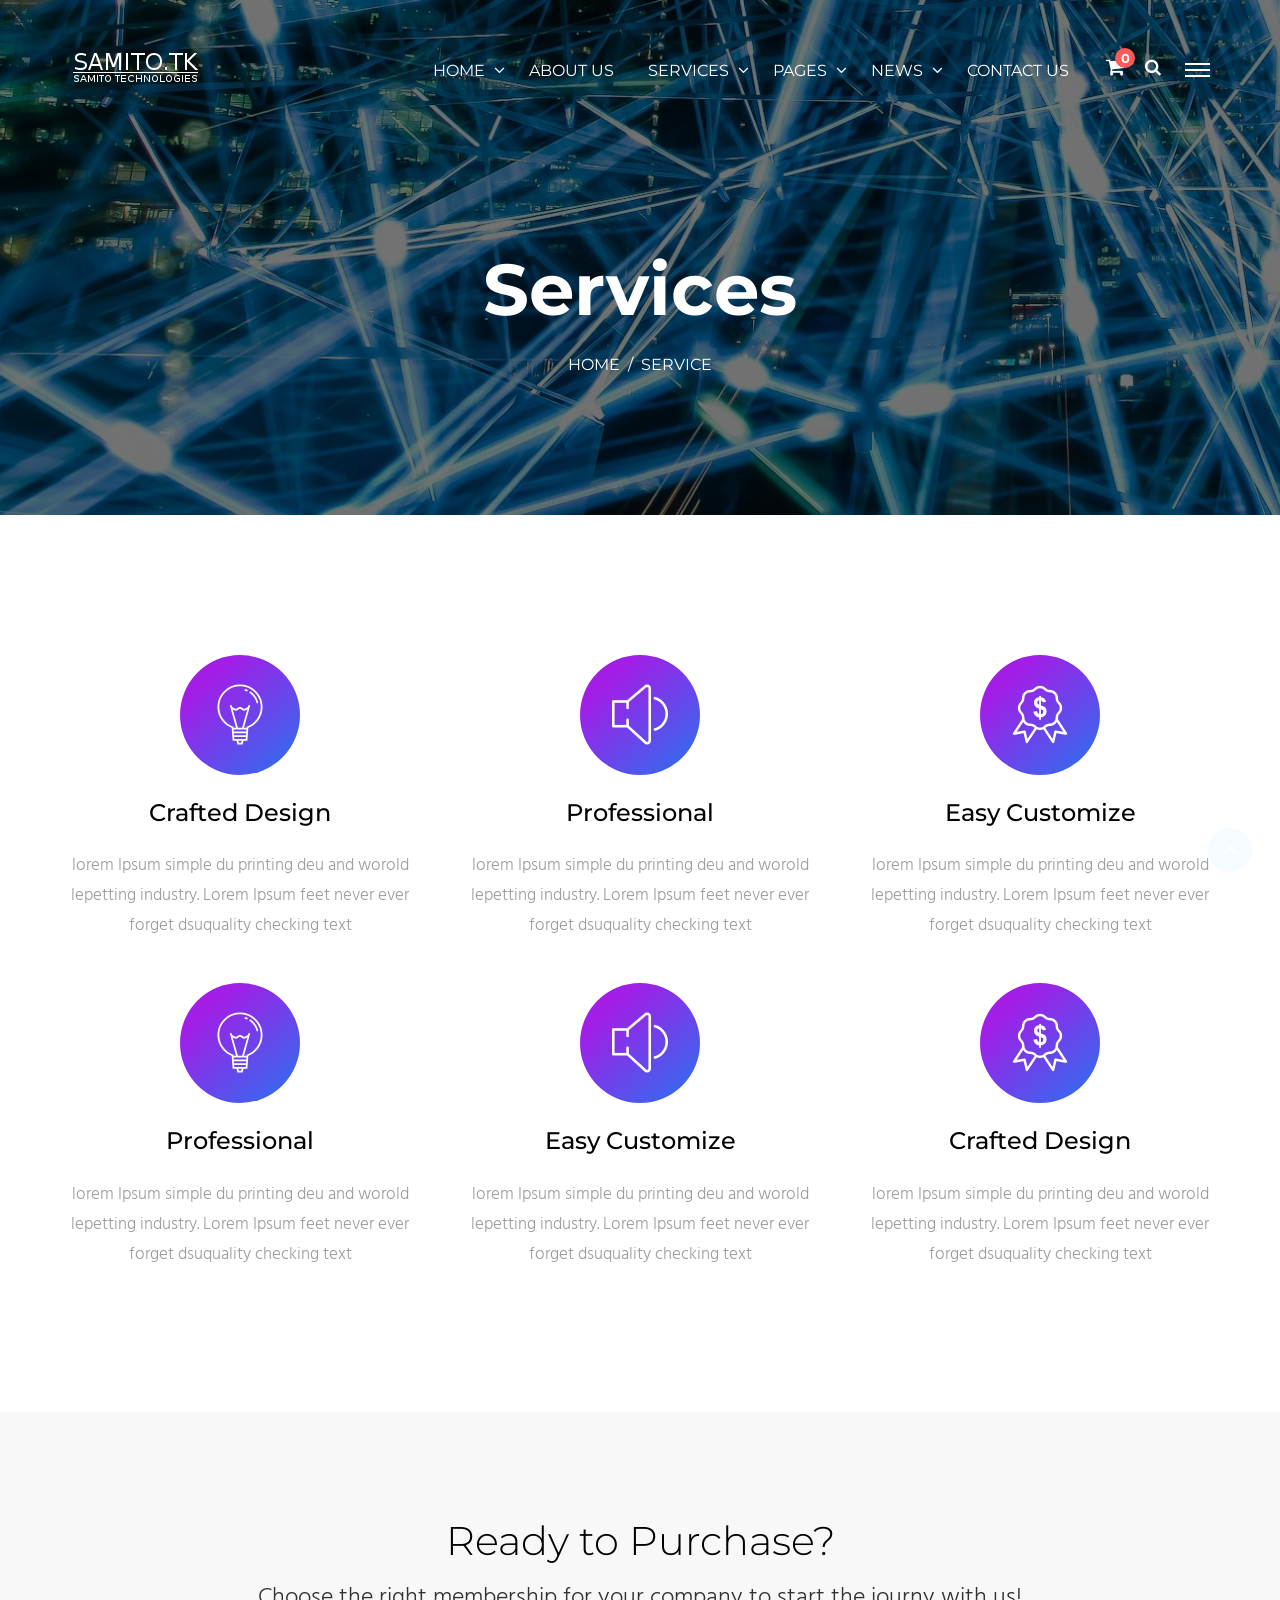
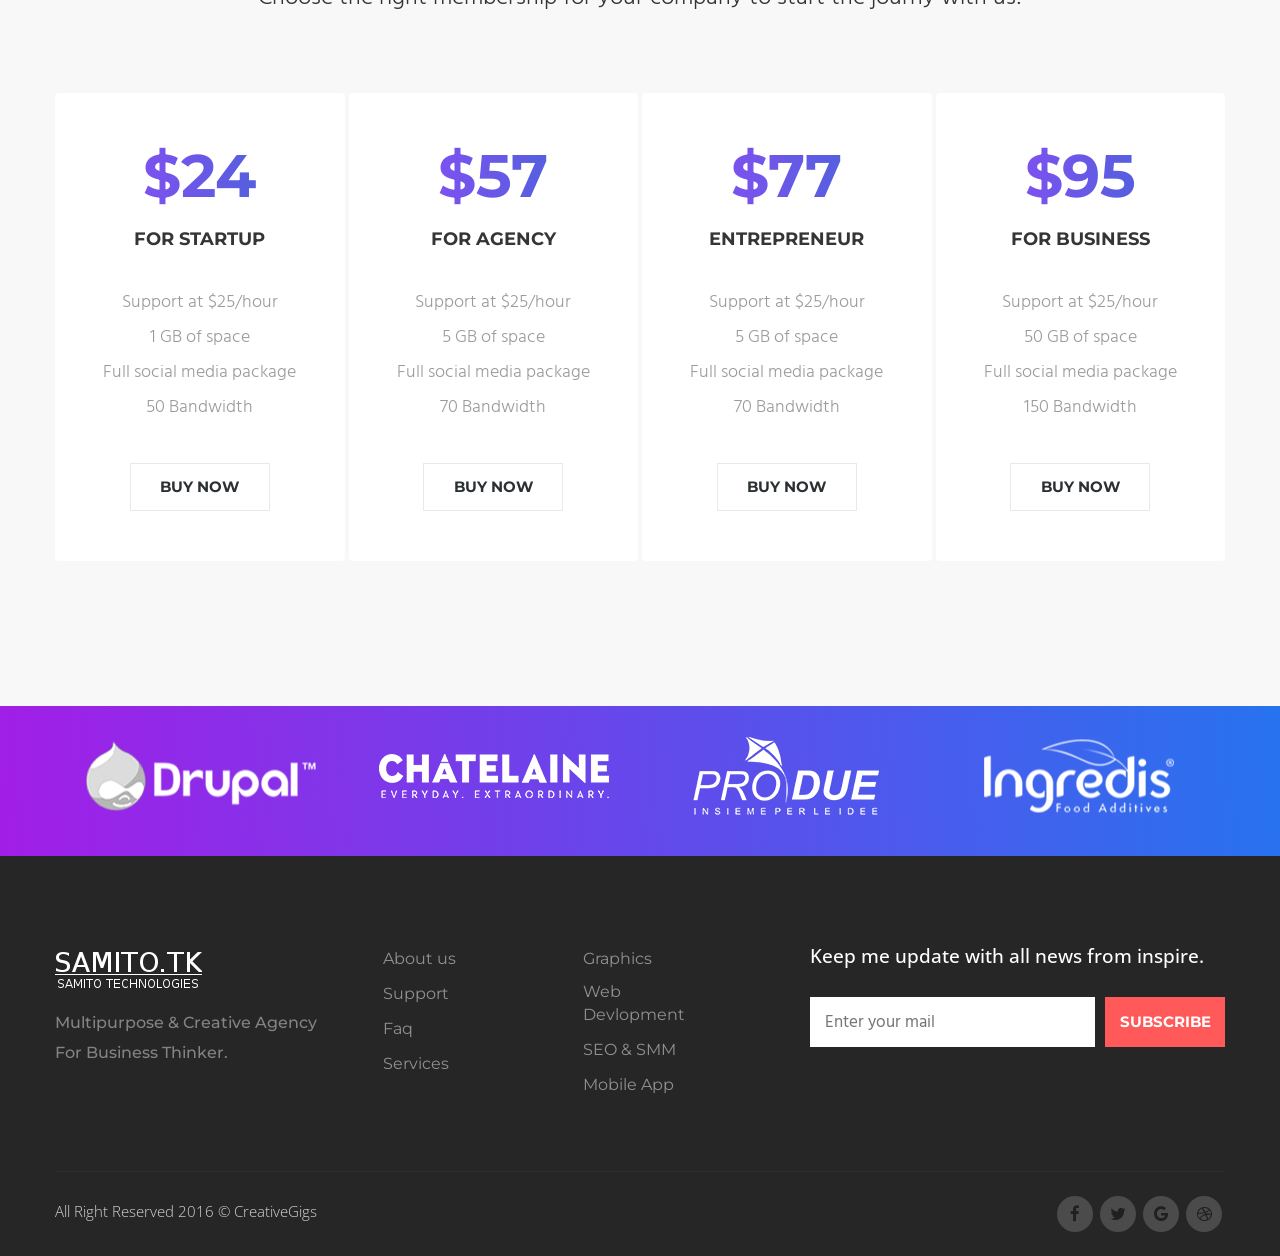
<file: service-v3.html>
<!DOCTYPE html>
<html lang="en">
	<head>
		<meta charset="UTF-8">
		<!-- For IE -->
		<meta http-equiv="X-UA-Compatible" content="IE=edge">

		<!-- For Resposive Device -->
		<meta name="viewport" content="width=device-width, initial-scale=1.0">

		<title>Inspire || Responsive html5 Business template</title>

		<!-- Favicon -->
		<link rel="icon" type="image/png" sizes="56x56" href="images/fav-icon/icon.png">


		<!-- Main style sheet -->
		<link rel="stylesheet" type="text/css" href="css/style.css">
		<!-- responsive style sheet -->
		<link rel="stylesheet" type="text/css" href="css/responsive.css">


		<!-- Fix Internet Explorer ______________________________________-->

		<!--[if lt IE 9]>
			<script src="http://html5shiv.googlecode.com/svn/trunk/html5.js"></script>
			<script src="vendor/html5shiv.js"></script>
			<script src="vendor/respond.js"></script>
		<![endif]-->
			
	</head>

	<body>
		<div class="main-page-wrapper">

			<!-- ===================================================
				Loading Transition
			==================================================== -->
			<div id="loader-wrapper">
				<div id="loader"></div>
			</div>

			<!-- ===================================================
				Toggle Menu Content Wrapper
			==================================================== -->
			<div id="hidden-aside-menu">
				<div class="opacity">
					<button class="close-aside-menu tran3s round-border">
						<i class="fa fa-close" aria-hidden="true"></i>
					</button>

					<div class="aside-menu-wrapper">
						<a href="index.html" class="logo"><img src="images/logo/logo.png" alt="Logo"></a>
						
						<ul class="main-nav-wrapper">
							<li class="dropdown-holder"><a href="#" class="tran3s"><span class="fa fa-home" aria-hidden="true"></span> Home</a>
								<ul class="sub-menu">
									<li><a href="index.html">Home version one</a></li>
									<li><a href="index-2.html">Home version Two</a></li>
								</ul>
							</li>
							<li><a href="about-us.html" class="tran3s"><span class="fa fa-info-circle" aria-hidden="true"></span> About Us</a></li>
							<li class="dropdown-holder current-active"><a href="#" class="tran3s"><span class="fa fa-cog" aria-hidden="true"></span> Services</a>
								<ul class="sub-menu">
									<li><a href="service-v1.html">Service version one</a></li>
									<li><a href="service-v2.html">Service version two</a></li>
									<li><a href="service-v3.html">Service version three</a></li>
								</ul>
							</li>
							<li class="dropdown-holder"><a href="#"><span class="fa fa-external-link-square" aria-hidden="true"></span> Pages</a>
								<ul class="sub-menu">
									<li><a href="portfoilo-v1.html">portfolio version one</a></li>
									<li><a href="portfoilo-v2.html">portfolio version two</a></li>
									<li><a href="portfoilo-v3.html">portfolio version three</a></li>
									<li><a href="team.html">Our team</a></li>
								</ul>
							</li>
							<li class="dropdown-holder"><a href="#" class="tran3s"><span class="fa fa-newspaper-o" aria-hidden="true"></span> News</a>
								<ul class="sub-menu">
									<li><a href="news.html">blog</a></li>
									<li><a href="news-details.html">Blog Details</a></li>
								</ul>
							</li>
							<li><a href="contact.html" class="tran3s"><span class="fa fa-envelope" aria-hidden="true"></span> Contact us</a></li>
						</ul>
					</div> <!-- /.aside-menu-wrapper -->
				</div> <!-- /.opacity -->
			</div> <!-- /.hidden-aside-menu -->


			<!-- 
			=============================================
				Theme Header
			============================================== 
			-->
			<header class="theme-menu-wrapper">
				<div class="container-fluid">
					<!-- Logo -->
					<div class="logo float-left"><a href="index.html"><img src="images/logo/logo.png" alt="Logo"></a></div>
					
					<!-- Toggle Menu Button -->
					<button class="toggle-show-menu-button float-right">
						<span></span>
						<span></span>
						<span></span>
					</button>

					<!-- Search Bar -->
					<div class="search-option float-right">
				   		<button class="search tran3s dropdown-toggle" id="searchDropdown" data-toggle="dropdown" aria-haspopup="true" aria-expanded="false"><i class="fa fa-search" aria-hidden="true"></i></button>
				   		<form action="#" class="p-color-bg dropdown-menu tran3s" aria-labelledby="searchDropdown">
				   			<input type="text" placeholder="Search....">
				   			<button class="p-color-bg"><i class="fa fa-search" aria-hidden="true"></i></button>
				   		</form>
				   </div> <!-- /.search-option -->

					<!-- Curt Button -->
					<button class="cart-button float-right">
						<i class="fa fa-shopping-cart" aria-hidden="true"></i>
						<span class="round-border">0</span>
					</button>

					<!-- ============================ Theme Menu ========================= -->
					<nav class="theme-main-menu float-right">
						<ul>
							<li class="dropdown-holder"><a href="#" class="tran3s">Home</a>
								<ul class="sub-menu">
									<li><a href="index.html">Home version one</a></li>
									<li><a href="index-2.html">Home version Two</a></li>
								</ul>
							</li>
							<li><a href="about-us.html" class="tran3s">About Us</a></li>
							<li class="dropdown-holder"><a href="#" class="tran3s">Services</a>
								<ul class="sub-menu">
									<li><a href="service-v1.html">Service version one</a></li>
									<li><a href="service-v2.html">Service version two</a></li>
									<li><a href="service-v3.html">Service version three</a></li>
								</ul>
							</li>
							<li class="dropdown-holder"><a href="#" class="tran3s">Pages</a>
								<ul class="sub-menu">
									<li><a href="portfoilo-v1.html">portfolio version one</a></li>
									<li><a href="portfoilo-v2.html">portfolio version two</a></li>
									<li><a href="portfoilo-v3.html">portfolio version three</a></li>
									<li><a href="team.html">Our team</a></li>
								</ul>
							</li>
							<li class="dropdown-holder"><a href="#" class="tran3s">News</a>
								<ul class="sub-menu">
									<li><a href="news.html">blog</a></li>
									<li><a href="news-details.html">Blog Details</a></li>
								</ul>
							</li>
							<li><a href="contact.html" class="tran3s">Contact us</a></li>
						</ul>
					</nav> <!-- /.theme-main-menu -->
				</div> <!-- /.container -->
			</header> <!-- /.theme-menu-wrapper -->



			<!-- 
			=============================================
				Inner banner
			============================================== 
			-->
			<div class="inner-banner">
				<div class="opacity">
					<div class="container">
						<h2>Services</h2>
						<ul>
							<li><a href="index.html" class="tran3s">Home</a></li>
							<li>/</li>
							<li>Service</li>
						</ul>
					</div> <!-- /.container -->
				</div> <!-- /.opacity -->
			</div> <!-- /.inner-banner -->


			<!-- 
			=============================================
				Our Service
			============================================== 
			-->
			<section class="service-large-icon">
				<div class="container">
					<div class="row">
						<div class="col-md-4 col-sm-6 col-xs-12">
							<div class="item">
								<div class="round-border"><i class="icon flaticon-bulb"></i></div>
								<h5><a href="#" class="tran3s">Crafted Design</a></h5>
								<p>lorem Ipsum simple du printing deu and worold lepetting industry. Lorem Ipsum feet never ever forget dsuquality checking text</p>
							</div> <!-- /.item -->
						</div> <!-- /.col- -->
						<div class="col-md-4 col-sm-6 col-xs-12">
							<div class="item">
								<div class="round-border"><i class="icon flaticon-speaker"></i></div>
								<h5><a href="#" class="tran3s">Professional</a></h5>
								<p>lorem Ipsum simple du printing deu and worold lepetting industry. Lorem Ipsum feet never ever forget dsuquality checking text</p>
							</div> <!-- /.item -->
						</div> <!-- /.col- -->
						<div class="col-md-4 col-sm-6 col-xs-12">
							<div class="item">
								<div class="round-border"><i class="icon flaticon-badge"></i></div>
								<h5><a href="#" class="tran3s">Easy Customize</a></h5>
								<p>lorem Ipsum simple du printing deu and worold lepetting industry. Lorem Ipsum feet never ever forget dsuquality checking text</p>
							</div> <!-- /.item -->
						</div> <!-- /.col- -->
						<div class="col-md-4 col-sm-6 col-xs-12">
							<div class="item">
								<div class="round-border"><i class="icon flaticon-bulb"></i></div>
								<h5><a href="#" class="tran3s">Professional</a></h5>
								<p>lorem Ipsum simple du printing deu and worold lepetting industry. Lorem Ipsum feet never ever forget dsuquality checking text</p>
							</div> <!-- /.item -->
						</div> <!-- /.col- -->
						<div class="col-md-4 col-sm-6 col-xs-12">
							<div class="item">
								<div class="round-border"><i class="icon flaticon-speaker"></i></div>
								<h5><a href="#" class="tran3s">Easy Customize</a></h5>
								<p>lorem Ipsum simple du printing deu and worold lepetting industry. Lorem Ipsum feet never ever forget dsuquality checking text</p>
							</div> <!-- /.item -->
						</div> <!-- /.col- -->
						<div class="col-md-4 col-sm-6 col-xs-12">
							<div class="item">
								<div class="round-border"><i class="icon flaticon-badge"></i></div>
								<h5><a href="#" class="tran3s">Crafted Design</a></h5>
								<p>lorem Ipsum simple du printing deu and worold lepetting industry. Lorem Ipsum feet never ever forget dsuquality checking text</p>
							</div> <!-- /.item -->
						</div> <!-- /.col- -->
						
					</div> <!-- /.row -->
				</div> <!-- /.container -->
			</section> <!-- /.service-large-icon -->
			




			<!-- 
			=============================================
				Pricing section
			============================================== 
			-->
			<section class="pricing-section color-bg wow fadeInUp">
				<div class="opacity">
					<div class="container">
						<h2>Ready to Purchase?</h2>
						<p>Choose the right membership for your company to start the journy with us!</p>

						<div class="row">
							<div class="grid-4 float-left">
								<div class="single-price-table wow fadeInUp">
									<strong>$24</strong>
									<span>for Startup</span>
									<ul>
										<li>Support at $25/hour</li>
										<li>1 GB of space</li>
										<li>Full social media package</li>
										<li>50 Bandwidth</li>
									</ul>
									<a href="#" class="tran3s hvr-bounce-to-right">BUY NOW</a>
								</div> <!-- /.single-price-table -->
							</div>
							<div class="grid-4 float-left">
								<div class="single-price-table wow fadeInUp">
									<strong>$57</strong>
									<span>for Agency</span>
									<ul>
										<li>Support at $25/hour</li>
										<li>5 GB of space</li>
										<li>Full social media package</li>
										<li>70 Bandwidth</li>
									</ul>
									<a href="#" class="tran3s hvr-bounce-to-right">BUY NOW</a>
								</div> <!-- /.single-price-table -->
							</div>
							<div class="grid-4 float-left">
								<div class="single-price-table wow fadeInUp">
									<strong>$77</strong>
									<span>entrepreneur</span>
									<ul>
										<li>Support at $25/hour</li>
										<li>5 GB of space</li>
										<li>Full social media package</li>
										<li>70 Bandwidth</li>
									</ul>
									<a href="#" class="tran3s hvr-bounce-to-right">BUY NOW</a>
								</div> <!-- /.single-price-table -->
							</div>
							<div class="grid-4 float-left">
								<div class="single-price-table wow fadeInUp">
									<strong>$95</strong>
									<span>For Business</span>
									<ul>
										<li>Support at $25/hour</li>
										<li>50 GB of space</li>
										<li>Full social media package</li>
										<li>150 Bandwidth</li>
									</ul>
									<a href="#" class="tran3s hvr-bounce-to-right">BUY NOW</a>
								</div> <!-- /.single-price-table -->
							</div>
						</div> <!-- /.row -->
					</div> <!-- /.container -->
				</div> <!-- /.opacity -->
			</section> <!-- /.pricing-section -->



			<!-- 
			=============================================
				Partner Logo
			============================================== 
			-->
			<div class="partent-logo-section">
				<div class="container">
					<div id="partner-logo">
						<div class="item"><img src="images/logo/p-1.png" alt="logo"></div>
						<div class="item"><img src="images/logo/p-2.png" alt="logo"></div>
						<div class="item"><img src="images/logo/p-3.png" alt="logo"></div>
						<div class="item"><img src="images/logo/p-4.png" alt="logo"></div>
						<div class="item"><img src="images/logo/p-2.png" alt="logo"></div>
					</div>
				</div>
			</div> <!-- /.partent-logo-section -->


			
			<!-- 
			=============================================
				Footer
			============================================== 
			-->
			<footer>
				<div class="container">
					<div class="row">
						<div class="col-md-3 col-sm-5">
							<div class="footer-logo">
								<a href="index.html"><img src="images/logo/logo-footer.png" alt="Logo"></a>
								<h6>Multipurpose &amp; Creative Agency For Business Thinker.</h6>
							</div>
						</div>
						<div class="col-md-2 col-sm-3">
							<ul>
								<li><a href="about-us.html" class="tran3s">About us</a></li>
								<li><a href="#" class="tran3s">Support</a></li>
								<li><a href="#" class="tran3s">Faq</a></li>
								<li><a href="service-v2.html" class="tran3s">Services</a></li>
							</ul>
						</div>
						<div class="col-md-2 col-sm-4">
							<ul>
								<li><a href="#" class="tran3s">Graphics</a></li>
								<li><a href="#" class="tran3s">Web Devlopment</a></li>
								<li><a href="#" class="tran3s">SEO &amp; SMM</a></li>
								<li><a href="#" class="tran3s">Mobile App</a></li>
							</ul>
						</div>
						<div class="col-md-5 col-xs-12">
							<form action="#" class="subscribe-form">
								<h5>Keep me update with all news from inspire.</h5>
								<input type="text" placeholder="Enter your mail">
								<button class="tran3s s-color-bg hvr-shutter-out-horizontal">Subscribe</button>
							</form>
						</div>
					</div> <!-- /.row -->

					<div class="bottom-footer clear-fix">
						<p class="float-left">All Right Reserved 2016 &copy; <a href="http://themeforest.net/user/creativegigs/portfolio" target="_blank" class="tran3s">CreativeGigs</a></p>
						<ul class="float-right">
							<li><a href="" class="tran3s round-border"><i class="fa fa-facebook" aria-hidden="true"></i></a></li>
							<li><a href="" class="tran3s round-border"><i class="fa fa-twitter" aria-hidden="true"></i></a></li>
							<li><a href="" class="tran3s round-border"><i class="fa fa-google" aria-hidden="true"></i></a></li>
							<li><a href="" class="tran3s round-border"><i class="fa fa-dribbble" aria-hidden="true"></i></a></li>
						</ul>
					</div> <!-- /.bottom-footer -->
				</div> <!-- /.container -->
			</footer>



	        

	        <!-- Scroll Top Button -->
			<button class="scroll-top tran3s">
				<i class="fa fa-angle-up" aria-hidden="true"></i>
			</button>





		<!-- Js File_________________________________ -->

		<!-- j Query -->
		<script type="text/javascript" src="vendor/jquery.2.2.3.min.js"></script>

		<!-- Bootstrap JS -->
		<script type="text/javascript" src="vendor/bootstrap/bootstrap.min.js"></script>

		<!-- Vendor js _________ -->
		<!-- Camera Slider -->
		<script type='text/javascript' src='vendor/Camera-master/scripts/jquery.mobile.customized.min.js'></script>
	    <script type='text/javascript' src='vendor/Camera-master/scripts/jquery.easing.1.3.js'></script> 
	    <script type='text/javascript' src='vendor/Camera-master/scripts/camera.min.js'></script>

	    <!-- Progress Bar js -->
		<script type="text/javascript" src="vendor/skills-master/jquery.skills.js"></script>
		<!-- isotop -->
		<script type="text/javascript" src="vendor/isotope.pkgd.min.js"></script>

		<!-- WOW js -->
		<script type="text/javascript" src="vendor/WOW-master/dist/wow.min.js"></script>
		<!-- owl.carousel -->
		<script type="text/javascript" src="vendor/owl-carousel/owl.carousel.min.js"></script>
		<!-- js count to -->
		<script type="text/javascript" src="vendor/jquery.appear.js"></script>
		<script type="text/javascript" src="vendor/jquery.countTo.js"></script>
		<!-- fancy box -->
		<script type="text/javascript" src="vendor/fancy-box/jquery.fancybox.pack.js"></script>
		<!-- Custom Scroll -->
		<script src="vendor/jquery.mCustomScrollbar.concat.min.js"></script>

		<!-- Theme js -->
		<script type="text/javascript" src="js/theme.js"></script>

		</div> <!-- /.main-page-wrapper -->
	</body>
</html>
</file>
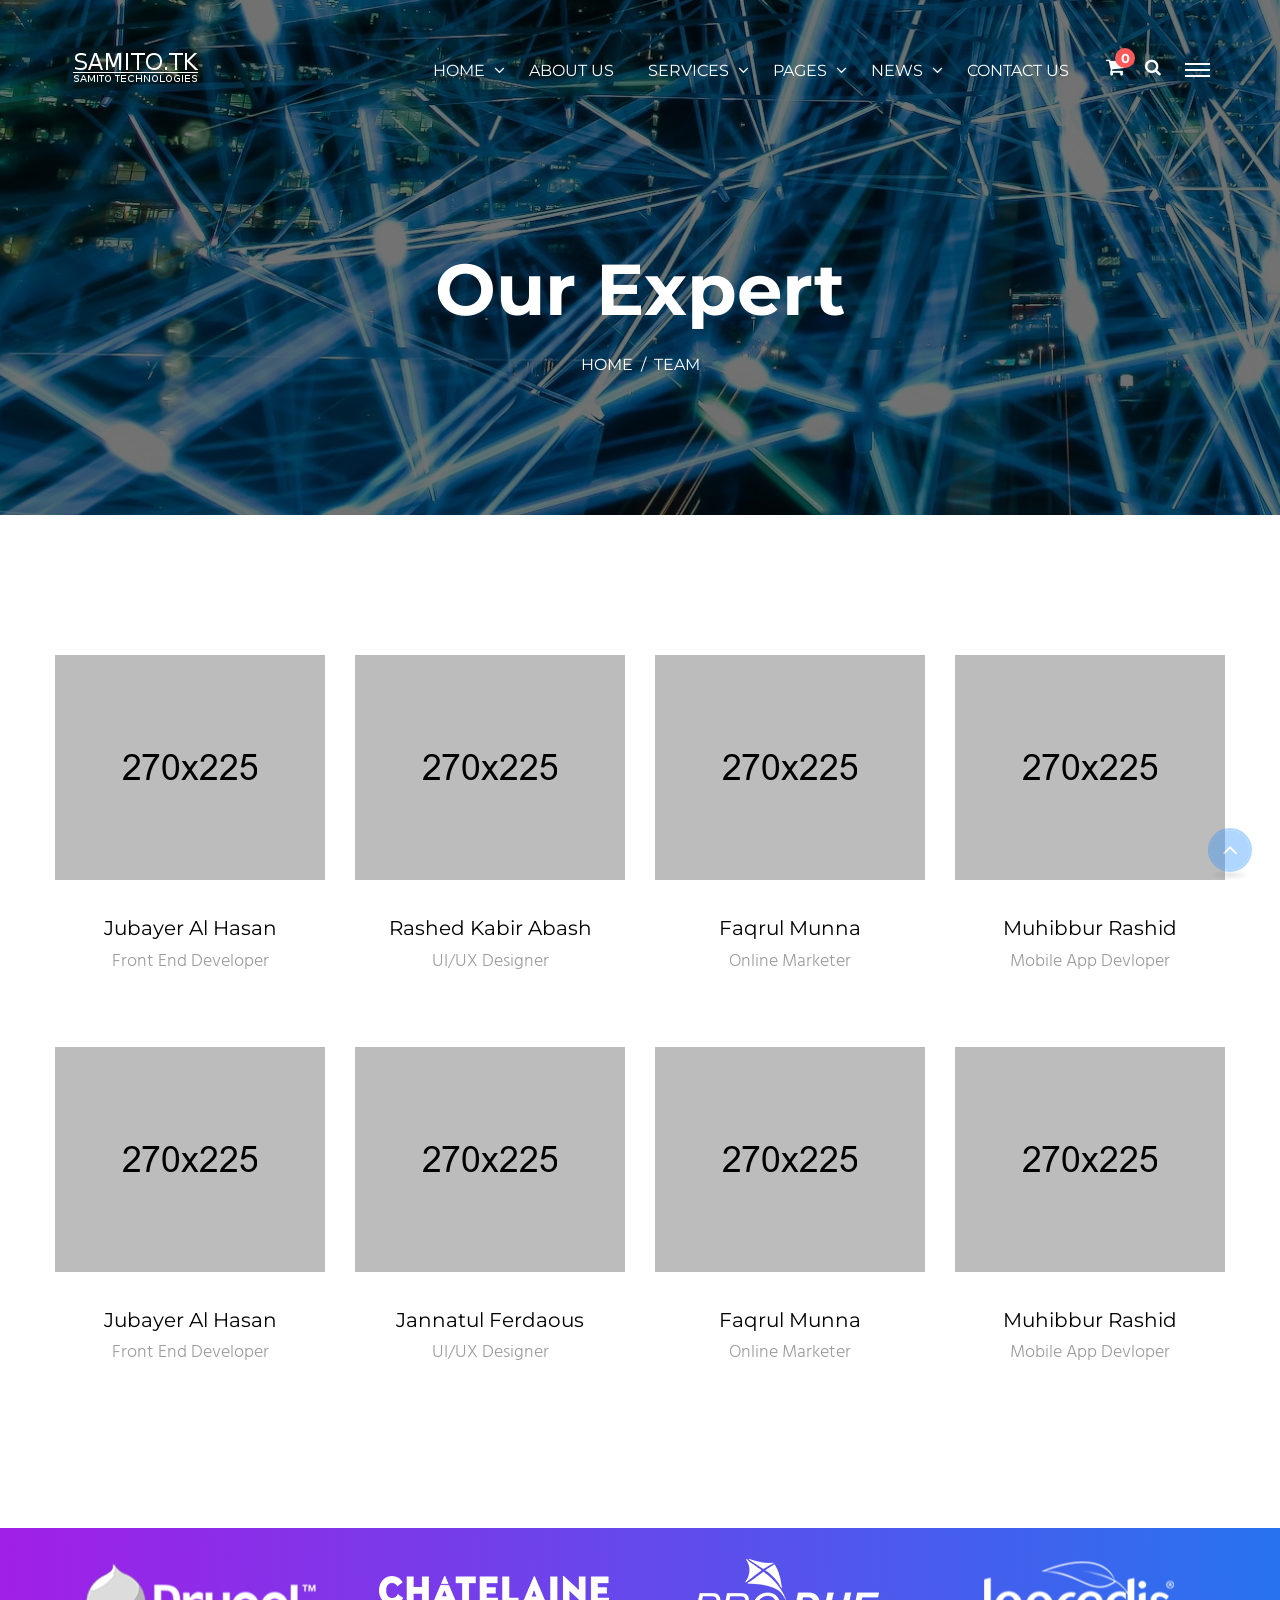
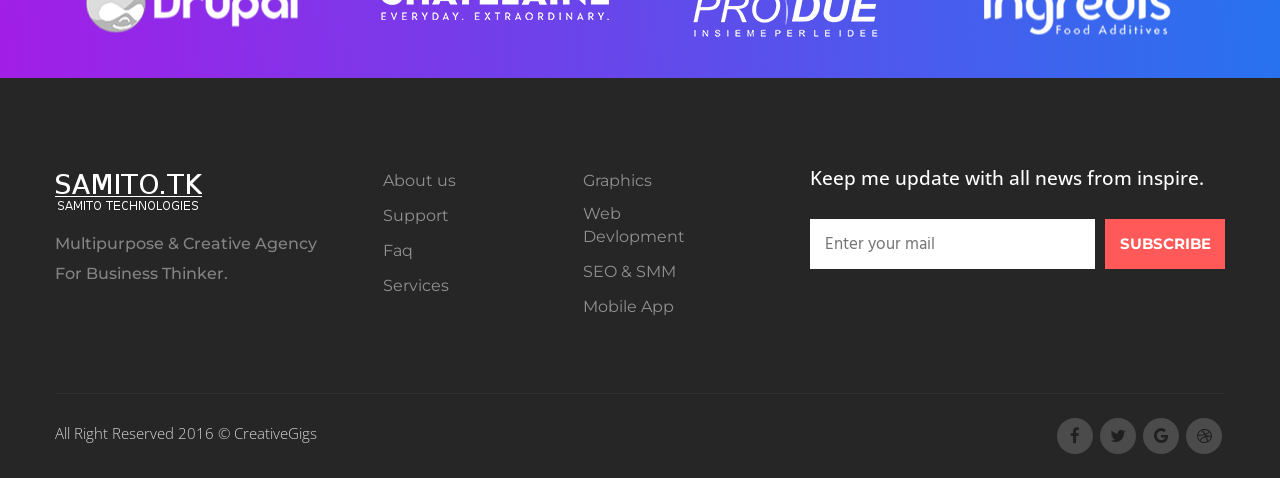
<file: team.html>
<!DOCTYPE html>
<html lang="en">
	<head>
		<meta charset="UTF-8">
		<!-- For IE -->
		<meta http-equiv="X-UA-Compatible" content="IE=edge">

		<!-- For Resposive Device -->
		<meta name="viewport" content="width=device-width, initial-scale=1.0">

		<title>Inspire || Responsive html5 Business template</title>

		<!-- Favicon -->
		<link rel="icon" type="image/png" sizes="56x56" href="images/fav-icon/icon.png">


		<!-- Main style sheet -->
		<link rel="stylesheet" type="text/css" href="css/style.css">
		<!-- responsive style sheet -->
		<link rel="stylesheet" type="text/css" href="css/responsive.css">


		<!-- Fix Internet Explorer ______________________________________-->

		<!--[if lt IE 9]>
			<script src="http://html5shiv.googlecode.com/svn/trunk/html5.js"></script>
			<script src="vendor/html5shiv.js"></script>
			<script src="vendor/respond.js"></script>
		<![endif]-->
			
	</head>

	<body>
		<div class="main-page-wrapper">

			<!-- ===================================================
				Loading Transition
			==================================================== -->
			<div id="loader-wrapper">
				<div id="loader"></div>
			</div>

			<!-- ===================================================
				Toggle Menu Content Wrapper
			==================================================== -->
			<div id="hidden-aside-menu">
				<div class="opacity">
					<button class="close-aside-menu tran3s round-border">
						<i class="fa fa-close" aria-hidden="true"></i>
					</button>

					<div class="aside-menu-wrapper">
						<a href="index.html" class="logo"><img src="images/logo/logo.png" alt="Logo"></a>
						
						<ul class="main-nav-wrapper">
							<li class="dropdown-holder"><a href="#" class="tran3s"><span class="fa fa-home" aria-hidden="true"></span> Home</a>
								<ul class="sub-menu">
									<li><a href="index.html">Home version one</a></li>
									<li><a href="index-2.html">Home version Two</a></li>
								</ul>
							</li>
							<li><a href="about-us.html" class="tran3s"><span class="fa fa-info-circle" aria-hidden="true"></span> About Us</a></li>
							<li class="dropdown-holder"><a href="#" class="tran3s"><span class="fa fa-cog" aria-hidden="true"></span> Services</a>
								<ul class="sub-menu">
									<li><a href="service-v1.html">Service version one</a></li>
									<li><a href="service-v2.html">Service version two</a></li>
									<li><a href="service-v3.html">Service version three</a></li>
								</ul>
							</li>
							<li class="dropdown-holder current-active"><a href="#"><span class="fa fa-external-link-square" aria-hidden="true"></span> Pages</a>
								<ul class="sub-menu">
									<li><a href="portfoilo-v1.html">portfolio version one</a></li>
									<li><a href="portfoilo-v2.html">portfolio version two</a></li>
									<li><a href="portfoilo-v3.html">portfolio version three</a></li>
									<li><a href="team.html">Our team</a></li>
								</ul>
							</li>
							<li class="dropdown-holder"><a href="#" class="tran3s"><span class="fa fa-newspaper-o" aria-hidden="true"></span> News</a>
								<ul class="sub-menu">
									<li><a href="news.html">blog</a></li>
									<li><a href="news-details.html">Blog Details</a></li>
								</ul>
							</li>
							<li><a href="contact.html" class="tran3s"><span class="fa fa-envelope" aria-hidden="true"></span> Contact us</a></li>
						</ul>
					</div> <!-- /.aside-menu-wrapper -->
				</div> <!-- /.opacity -->
			</div> <!-- /.hidden-aside-menu -->


			<!-- 
			=============================================
				Theme Header
			============================================== 
			-->
			<header class="theme-menu-wrapper">
				<div class="container-fluid">
					<!-- Logo -->
					<div class="logo float-left"><a href="index.html"><img src="images/logo/logo.png" alt="Logo"></a></div>
					
					<!-- Toggle Menu Button -->
					<button class="toggle-show-menu-button float-right">
						<span></span>
						<span></span>
						<span></span>
					</button>

					<!-- Search Bar -->
					<div class="search-option float-right">
				   		<button class="search tran3s dropdown-toggle" id="searchDropdown" data-toggle="dropdown" aria-haspopup="true" aria-expanded="false"><i class="fa fa-search" aria-hidden="true"></i></button>
				   		<form action="#" class="p-color-bg dropdown-menu tran3s" aria-labelledby="searchDropdown">
				   			<input type="text" placeholder="Search....">
				   			<button class="p-color-bg"><i class="fa fa-search" aria-hidden="true"></i></button>
				   		</form>
				   </div> <!-- /.search-option -->

					<!-- Curt Button -->
					<button class="cart-button float-right">
						<i class="fa fa-shopping-cart" aria-hidden="true"></i>
						<span class="round-border">0</span>
					</button>

					<!-- ============================ Theme Menu ========================= -->
					<nav class="theme-main-menu float-right">
						<ul>
							<li class="dropdown-holder"><a href="#" class="tran3s">Home</a>
								<ul class="sub-menu">
									<li><a href="index.html">Home version one</a></li>
									<li><a href="index-2.html">Home version Two</a></li>
								</ul>
							</li>
							<li><a href="about-us.html" class="tran3s">About Us</a></li>
							<li class="dropdown-holder"><a href="#" class="tran3s">Services</a>
								<ul class="sub-menu">
									<li><a href="service-v1.html">Service version one</a></li>
									<li><a href="service-v2.html">Service version two</a></li>
									<li><a href="service-v3.html">Service version three</a></li>
								</ul>
							</li>
							<li class="dropdown-holder"><a href="#" class="tran3s">Pages</a>
								<ul class="sub-menu">
									<li><a href="portfoilo-v1.html">portfolio version one</a></li>
									<li><a href="portfoilo-v2.html">portfolio version two</a></li>
									<li><a href="portfoilo-v3.html">portfolio version three</a></li>
									<li><a href="team.html">Our team</a></li>
								</ul>
							</li>
							<li class="dropdown-holder"><a href="#" class="tran3s">News</a>
								<ul class="sub-menu">
									<li><a href="news.html">blog</a></li>
									<li><a href="news-details.html">Blog Details</a></li>
								</ul>
							</li>
							<li><a href="contact.html" class="tran3s">Contact us</a></li>
						</ul>
					</nav> <!-- /.theme-main-menu -->
				</div> <!-- /.container -->
			</header> <!-- /.theme-menu-wrapper -->



			<!-- 
			=============================================
				Inner banner
			============================================== 
			-->
			<div class="inner-banner">
				<div class="opacity">
					<div class="container">
						<h2>Our Expert</h2>
						<ul>
							<li><a href="index.html" class="tran3s">Home</a></li>
							<li>/</li>
							<li>Team</li>
						</ul>
					</div> <!-- /.container -->
				</div> <!-- /.opacity -->
			</div> <!-- /.inner-banner -->


			
			<!-- 
			=============================================
				Our Team Section
			============================================== 
			-->
			<section class="our-team-section wow fadeInUp inner-team-page">
				<div class="container">
					<div class="row">
						<div class="col-md-3 col-xs-6">
							<div class="single-team-member">
								<div class="img"><img src="images/team/1.jpg" alt="Image"></div>
								<a href="#" class="tran3s">Jubayer Al Hasan</a>
								<p>Front End Developer</p>
							</div> <!-- /.single-team-member -->
						</div> <!-- /.col- -->
						<div class="col-md-3 col-xs-6">
							<div class="single-team-member">
								<div class="img"><img src="images/team/2.jpg" alt="Image"></div>
								<a href="#" class="tran3s">Rashed kabir abash</a>
								<p>UI/UX Designer</p>
							</div> <!-- /.single-team-member -->
						</div> <!-- /.col- -->
						<div class="col-md-3 col-xs-6">
							<div class="single-team-member">
								<div class="img"><img src="images/team/3.jpg" alt="Image"></div>
								<a href="#" class="tran3s">Faqrul Munna</a>
								<p>Online Marketer</p>
							</div> <!-- /.single-team-member -->
						</div> <!-- /.col- -->
						<div class="col-md-3 col-xs-6">
							<div class="single-team-member">
								<div class="img"><img src="images/team/4.jpg" alt="Image"></div>
								<a href="#" class="tran3s">Muhibbur Rashid</a>
								<p>Mobile App Devloper</p>
							</div> <!-- /.single-team-member -->
						</div> <!-- /.col- -->
						<div class="col-md-3 col-xs-6">
							<div class="single-team-member">
								<div class="img"><img src="images/team/5.jpg" alt="Image"></div>
								<a href="#" class="tran3s">Jubayer Al Hasan</a>
								<p>Front End Developer</p>
							</div> <!-- /.single-team-member -->
						</div> <!-- /.col- -->
						<div class="col-md-3 col-xs-6">
							<div class="single-team-member">
								<div class="img"><img src="images/team/6.jpg" alt="Image"></div>
								<a href="#" class="tran3s">Jannatul Ferdaous</a>
								<p>UI/UX Designer</p>
							</div> <!-- /.single-team-member -->
						</div> <!-- /.col- -->
						<div class="col-md-3 col-xs-6">
							<div class="single-team-member">
								<div class="img"><img src="images/team/7.jpg" alt="Image"></div>
								<a href="#" class="tran3s">Faqrul Munna</a>
								<p>Online Marketer</p>
							</div> <!-- /.single-team-member -->
						</div> <!-- /.col- -->
						<div class="col-md-3 col-xs-6">
							<div class="single-team-member">
								<div class="img"><img src="images/team/8.jpg" alt="Image"></div>
								<a href="#" class="tran3s">Muhibbur Rashid</a>
								<p>Mobile App Devloper</p>
							</div> <!-- /.single-team-member -->
						</div> <!-- /.col- -->
					</div> <!-- /.row -->
				</div> <!-- /.container -->
			</section> <!-- /.our-team-section -->



			<!-- 
			=============================================
				Partner Logo
			============================================== 
			-->
			<div class="partent-logo-section">
				<div class="container">
					<div id="partner-logo">
						<div class="item"><img src="images/logo/p-1.png" alt="logo"></div>
						<div class="item"><img src="images/logo/p-2.png" alt="logo"></div>
						<div class="item"><img src="images/logo/p-3.png" alt="logo"></div>
						<div class="item"><img src="images/logo/p-4.png" alt="logo"></div>
						<div class="item"><img src="images/logo/p-2.png" alt="logo"></div>
					</div>
				</div>
			</div> <!-- /.partent-logo-section -->


			
			<!-- 
			=============================================
				Footer
			============================================== 
			-->
			<footer>
				<div class="container">
					<div class="row">
						<div class="col-md-3 col-sm-5">
							<div class="footer-logo">
								<a href="index.html"><img src="images/logo/logo-footer.png" alt="Logo"></a>
								<h6>Multipurpose &amp; Creative Agency For Business Thinker.</h6>
							</div>
						</div>
						<div class="col-md-2 col-sm-3">
							<ul>
								<li><a href="about-us.html" class="tran3s">About us</a></li>
								<li><a href="#" class="tran3s">Support</a></li>
								<li><a href="#" class="tran3s">Faq</a></li>
								<li><a href="service-v2.html" class="tran3s">Services</a></li>
							</ul>
						</div>
						<div class="col-md-2 col-sm-4">
							<ul>
								<li><a href="#" class="tran3s">Graphics</a></li>
								<li><a href="#" class="tran3s">Web Devlopment</a></li>
								<li><a href="#" class="tran3s">SEO &amp; SMM</a></li>
								<li><a href="#" class="tran3s">Mobile App</a></li>
							</ul>
						</div>
						<div class="col-md-5 col-xs-12">
							<form action="#" class="subscribe-form">
								<h5>Keep me update with all news from inspire.</h5>
								<input type="text" placeholder="Enter your mail">
								<button class="tran3s s-color-bg hvr-shutter-out-horizontal">Subscribe</button>
							</form>
						</div>
					</div> <!-- /.row -->

					<div class="bottom-footer clear-fix">
						<p class="float-left">All Right Reserved 2016 &copy; <a href="http://themeforest.net/user/creativegigs/portfolio" target="_blank" class="tran3s">CreativeGigs</a></p>
						<ul class="float-right">
							<li><a href="" class="tran3s round-border"><i class="fa fa-facebook" aria-hidden="true"></i></a></li>
							<li><a href="" class="tran3s round-border"><i class="fa fa-twitter" aria-hidden="true"></i></a></li>
							<li><a href="" class="tran3s round-border"><i class="fa fa-google" aria-hidden="true"></i></a></li>
							<li><a href="" class="tran3s round-border"><i class="fa fa-dribbble" aria-hidden="true"></i></a></li>
						</ul>
					</div> <!-- /.bottom-footer -->
				</div> <!-- /.container -->
			</footer>



	        

	        <!-- Scroll Top Button -->
			<button class="scroll-top tran3s">
				<i class="fa fa-angle-up" aria-hidden="true"></i>
			</button>





		<!-- Js File_________________________________ -->

		<!-- j Query -->
		<script type="text/javascript" src="vendor/jquery.2.2.3.min.js"></script>

		<!-- Bootstrap JS -->
		<script type="text/javascript" src="vendor/bootstrap/bootstrap.min.js"></script>

		<!-- Vendor js _________ -->
		<!-- Camera Slider -->
		<script type='text/javascript' src='vendor/Camera-master/scripts/jquery.mobile.customized.min.js'></script>
	    <script type='text/javascript' src='vendor/Camera-master/scripts/jquery.easing.1.3.js'></script> 
	    <script type='text/javascript' src='vendor/Camera-master/scripts/camera.min.js'></script>

	    <!-- Progress Bar js -->
		<script type="text/javascript" src="vendor/skills-master/jquery.skills.js"></script>
		<!-- isotop -->
		<script type="text/javascript" src="vendor/isotope.pkgd.min.js"></script>

		<!-- WOW js -->
		<script type="text/javascript" src="vendor/WOW-master/dist/wow.min.js"></script>
		<!-- owl.carousel -->
		<script type="text/javascript" src="vendor/owl-carousel/owl.carousel.min.js"></script>
		<!-- js count to -->
		<script type="text/javascript" src="vendor/jquery.appear.js"></script>
		<script type="text/javascript" src="vendor/jquery.countTo.js"></script>
		<!-- fancy box -->
		<script type="text/javascript" src="vendor/fancy-box/jquery.fancybox.pack.js"></script>
		<!-- Custom Scroll -->
		<script src="vendor/jquery.mCustomScrollbar.concat.min.js"></script>

		<!-- Theme js -->
		<script type="text/javascript" src="js/theme.js"></script>

		</div> <!-- /.main-page-wrapper -->
	</body>
</html>
</file>
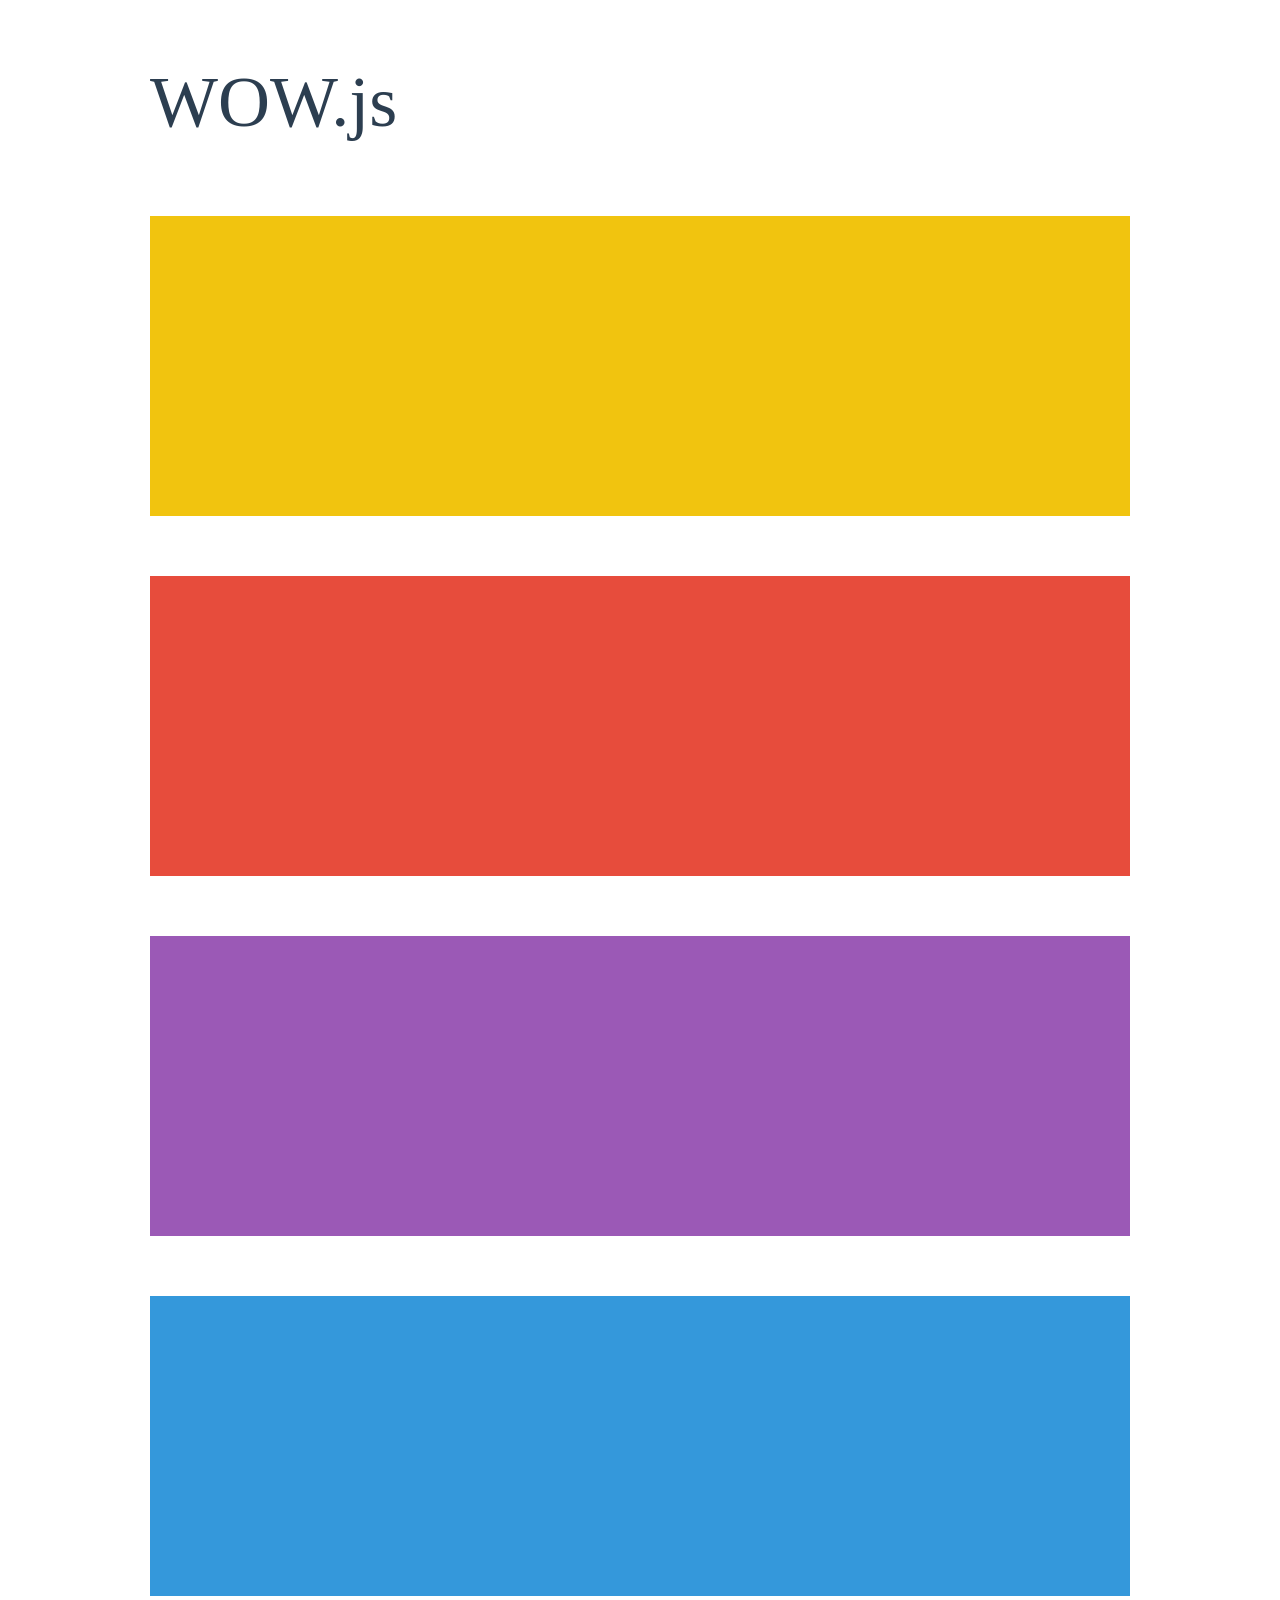
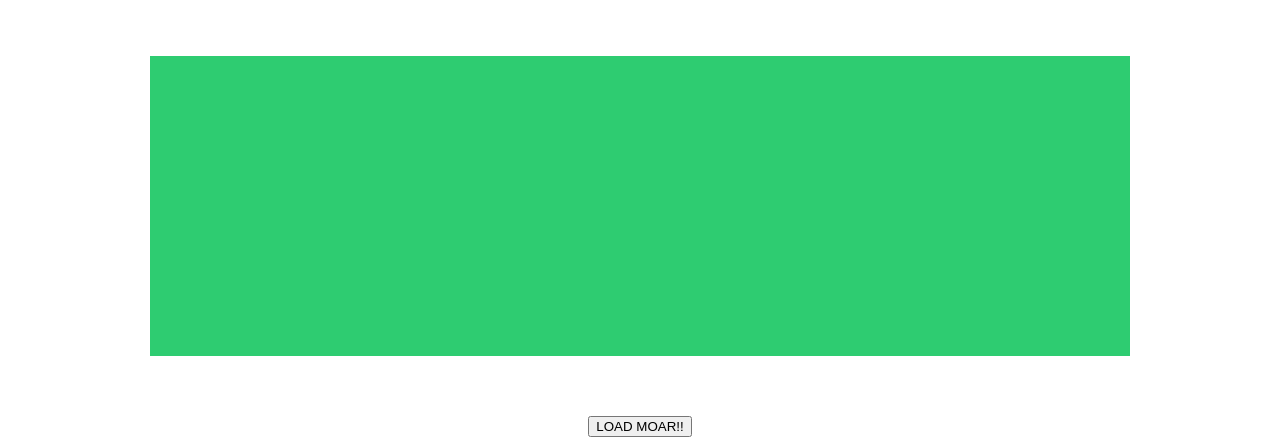
<file: vendor/WOW-master/demo.html>
<!doctype html>

<html lang="en">
<head>
  <meta charset="utf-8">
  <title>WOW</title>
  <link rel="stylesheet" href="css/libs/animate.css">
  <link rel="stylesheet" href="css/site.css">
  <style>
    .wow:first-child {
      visibility: hidden;
    }
  </style>
  <!--[if IE]>
    <script src="http://html5shiv.googlecode.com/svn/trunk/html5.js"></script>
  <![endif]-->
</head>

<body>
  <div id="container">
    <header>
      <h1>WOW.js</h1>
    </header>
    <div id="main">
      <section class="wow fadeInDown" style="background-color: #f1c40f;"></section>
      <section class="wow pulse" style="background-color: #e74c3c;" data-wow-iteration="infinite" data-wow-duration="1500ms"></section>
      <section class="section--purple wow slideInRight" data-wow-delay="2s"></section>
      <section class="section--blue wow bounceInLeft" data-wow-offset="300"></section>
      <section class="section--green wow slideInLeft" data-wow-duration="4s"></section>
      <button id="moar">LOAD MOAR!!</button>
    </div>
  </div>
  <script src="dist/wow.js"></script>
  <script>
    wow = new WOW(
      {
        animateClass: 'animated',
        offset:       100,
        callback:     function(box) {
          console.log("WOW: animating <" + box.tagName.toLowerCase() + ">")
        }
      }
    );
    wow.init();
    document.getElementById('moar').onclick = function() {
      var section = document.createElement('section');
      section.className = 'section--purple wow fadeInDown';
      this.parentNode.insertBefore(section, this);
    };
  </script>
</body>
</html>
</file>
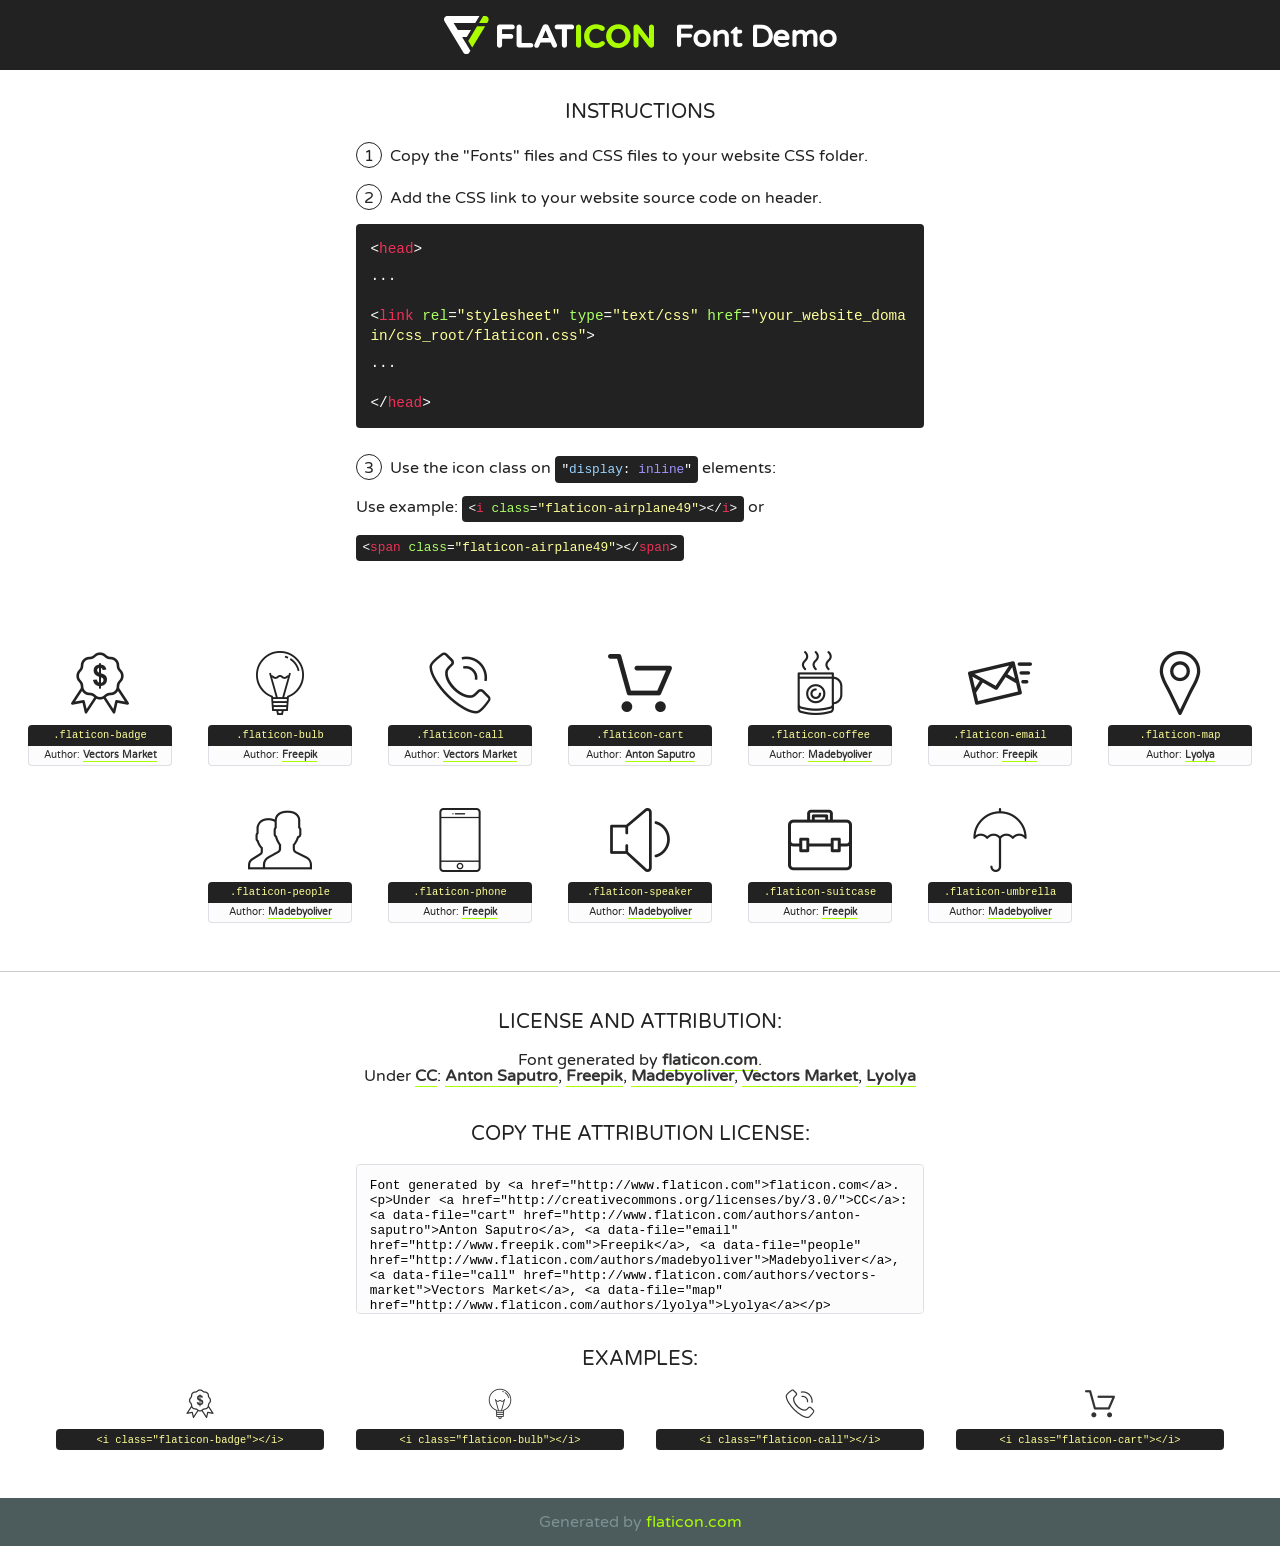
<file: fonts/icon/font/flaticon.html>
<!DOCTYPE html>
<!--
  Flaticon icon font: Flaticon
  Creation date: 11/02/2017 18:05
-->
<html>
<!DOCTYPE html>
<html>

<head>
    <title>Flaticon WebFont</title>
    <link href="http://fonts.googleapis.com/css?family=Varela+Round" rel="stylesheet" type="text/css" />
    <link rel="stylesheet" type="text/css" href="flaticon.css">
    <meta charset="UTF-8">
    <style>
    html, body, div, span, applet, object, iframe,
    h1, h2, h3, h4, h5, h6, p, blockquote, pre,
    a, abbr, acronym, address, big, cite, code,
    del, dfn, em, img, ins, kbd, q, s, samp,
    small, strike, strong, sub, sup, tt, var,
    b, u, i, center,
    dl, dt, dd, ol, ul, li,
    fieldset, form, label, legend,
    table, caption, tbody, tfoot, thead, tr, th, td,
    article, aside, canvas, details, embed, 
    figure, figcaption, footer, header, hgroup, 
    menu, nav, output, ruby, section, summary,
    time, mark, audio, video {
        margin: 0;
        padding: 0;
        border: 0;
        font-size: 100%;
        font: inherit;
        vertical-align: baseline;
    }
    /* HTML5 display-role reset for older browsers */
    article, aside, details, figcaption, figure, 
    footer, header, hgroup, menu, nav, section {
        display: block;
    }
    body {
        line-height: 1;
    }
    ol, ul {
        list-style: none;
    }
    blockquote, q {
        quotes: none;
    }
    blockquote:before, blockquote:after,
    q:before, q:after {
        content: '';
        content: none;
    }
    table {
        border-collapse: collapse;
        border-spacing: 0;
    }
    body {
        font-family: 'Varela Round', Helvetica, Arial, sans-serif;
        font-size: 16px;
        color: #222;
    }
    a {
        color: #333;
        border-bottom: 1px solid #a9fd00;
        font-weight: bold;
        text-decoration: none;
    }
    * {
        -moz-box-sizing: border-box;
        -webkit-box-sizing: border-box;
        box-sizing: border-box;
        margin: 0;
        padding: 0;
    }
    [class^="flaticon-"]:before, [class*=" flaticon-"]:before, [class^="flaticon-"]:after, [class*=" flaticon-"]:after {
        font-family: Flaticon;
        font-size: 30px;
        font-style: normal;
        margin-left: 20px;
        color: #333;
    }
    .wrapper {
        max-width: 600px;
        margin: auto;
        padding: 0 1em;
    }
    .title {
        font-size: 1.25em;
        text-align: center;
        margin-bottom: 1em;
        text-transform: uppercase;
    }
    header {
        text-align: center;
        background-color: #222;
        color: #fff;
        padding: 1em;
    }
    header .logo {
        width: 210px;
        height: 38px;
        display: inline-block;
        vertical-align: middle;
        margin-right: 1em;
        border: none;
    }
    header strong {
        font-size: 1.95em;
        font-weight: bold;
        vertical-align: middle;
        margin-top: 5px;
        display: inline-block;
    }
    .demo {
        margin: 2em auto;
        line-height: 1.25em;
    }
    .demo ul li {
        margin-bottom: 1em;
    }
    .demo ul li .num {
        color: #222;
        border-radius: 20px;
        display: inline-block;
        width: 26px;
        padding: 3px;
        height: 26px;
        text-align: center;
        margin-right: 0.5em;
        border: 1px solid #222;
    }
    .demo ul li code {
        background-color: #222;
        border-radius: 4px;
        padding: 0.25em 0.5em;
        display: inline-block;
        color: #fff;
        font-family: Consolas,Monaco,Lucida Console,Liberation Mono,DejaVu Sans Mono,Bitstream Vera Sans Mono,Courier New, monospace;
        font-weight: lighter;
        margin-top: 1em;
        font-size: 0.8em;
        word-break: break-all;
    }
    .demo ul li code.big {
        padding: 1em;
        font-size: 0.9em;
    }
    .demo ul li code .red {
        color: #EF3159;
    }
    .demo ul li code .green {
        color: #ACFF65;
    }
    .demo ul li code .yellow {
        color: #FFFF99;
    }
    .demo ul li code .blue {
        color: #99D3FF;
    }
    .demo ul li code .purple {
        color: #A295FF;
    }
    .demo ul li code .dots {
        margin-top: 0.5em;
        display: block;
    }
    #glyphs {
        border-bottom: 1px solid #ccc;
        padding: 2em 0;
        text-align: center;
    }
    .glyph {
        display: inline-block;
        width: 9em;
        margin: 1em;
        text-align: center;
        vertical-align: top;
        background: #FFF;
    }
    .glyph .glyph-icon {
        padding: 10px;
        display: block;
        font-family:"Flaticon";
        font-size: 64px;
        line-height: 1;
    }
    .glyph .glyph-icon:before {
        font-size: 64px;
        color: #222;
        margin-left: 0;
    }
    .class-name {
        font-size: 0.65em;
        background-color: #222;
        color: #fff;
        border-radius: 4px 4px 0 0;
        padding: 0.5em;
        color: #FFFF99;
        font-family: Consolas,Monaco,Lucida Console,Liberation Mono,DejaVu Sans Mono,Bitstream Vera Sans Mono,Courier New, monospace;
    }
    .author-name {
        font-size: 0.6em;
        background-color: #fcfcfd;
        border: 1px solid #DEDEE4;
        border-top: 0;
        border-radius: 0 0 4px 4px;
        padding: 0.5em;
    }
    .class-name:last-child {
        font-size: 10px;
        color:#888;
    }
    .class-name:last-child a {
        font-size: 10px;
        color:#555;
    }
    .class-name:last-child a:hover {
        color:#a9fd00;
    }
    .glyph > input {
        display: block;
        width: 100px;
        margin: 5px auto;
        text-align: center;
        font-size: 12px;
        cursor: text;
    }
    .glyph > input.icon-input {
        font-family:"Flaticon";
        font-size: 16px;
        margin-bottom: 10px;
    }
    .attribution .title {
        margin-top: 2em;
    }
    .attribution textarea {
        background-color: #fcfcfd;
        padding: 1em;
        border: none;
        box-shadow: none;
        border: 1px solid #DEDEE4;
        border-radius: 4px;
        resize: none;
        width: 100%;
        height: 150px;
        font-size: 0.8em;
        font-family: Consolas,Monaco,Lucida Console,Liberation Mono,DejaVu Sans Mono,Bitstream Vera Sans Mono,Courier New, monospace;
        -webkit-appearance: none;
    }
    .iconsuse {
        margin: 2em auto;
        text-align: center;
        max-width: 1200px;
    }
    .iconsuse:after {
        content: '';
        display: table;
        clear: both;
    }
    .iconsuse .image {
        float: left;
        width: 25%;
        padding: 0 1em;
    }
    .iconsuse .image p {
        margin-bottom: 1em;
    }
    .iconsuse .image span {
        display: block;
        font-size: 0.65em;
        background-color: #222;
        color: #fff;
        border-radius: 4px;
        padding: 0.5em;
        color: #FFFF99;
        margin-top: 1em;
        font-family: Consolas,Monaco,Lucida Console,Liberation Mono,DejaVu Sans Mono,Bitstream Vera Sans Mono,Courier New, monospace;
    }
    #footer {
        text-align: center;
        background-color: #4C5B5C;
        color: #7c9192;
        padding: 1em;
    }
    #footer a {
        border: none;
        color: #a9fd00;
        font-weight: normal;
    }
    @media (max-width: 960px) {
        .iconsuse .image {
            width: 50%;
        }
    }
    @media (max-width: 560px) {
        .iconsuse .image {
            width: 100%;
        }
    }
    </style>
</head>

<body class="characters-off">

    <header>
        <a href="http://www.flaticon.com" target="_blank" class="logo">
            <svg version="1.1" xmlns="http://www.w3.org/2000/svg" xmlns:xlink="http://www.w3.org/1999/xlink" xmlns:a="http://ns.adobe.com/AdobeSVGViewerExtensions/3.0/" viewBox="0 0 560.875 102.036" enable-background="new 0 0 560.875 102.036" xml:space="preserve">
                <defs>
                </defs>
                <g>
                    <g class="letters">
                        <path fill="#ffffff" d="M141.596,29.675c0-3.777,2.985-6.767,6.764-6.767h34.438c3.426,0,6.15,2.728,6.15,6.15
                        c0,3.43-2.724,6.149-6.15,6.149h-27.674v13.091h23.719c3.429,0,6.151,2.724,6.151,6.15c0,3.43-2.723,6.149-6.151,6.149h-23.719
                        v17.574c0,3.773-2.986,6.761-6.764,6.761c-3.779,0-6.764-2.989-6.764-6.761V29.675z"></path>
                        <path fill="#ffffff" d="M193.844,29.149c0-3.781,2.985-6.767,6.764-6.767c3.776,0,6.763,2.985,6.763,6.767v42.957h25.039
                        c3.426,0,6.149,2.726,6.149,6.153c0,3.425-2.723,6.15-6.149,6.15h-31.802c-3.779,0-6.764-2.986-6.764-6.768V29.149z"></path>
                        <path fill="#ffffff" d="M241.891,75.71l21.438-48.407c1.492-3.341,4.215-5.357,7.906-5.357h0.792
                        c3.686,0,6.323,2.017,7.815,5.357l21.439,48.407c0.436,0.967,0.701,1.845,0.701,2.723c0,3.602-2.809,6.501-6.414,6.501
                        c-3.161,0-5.269-1.845-6.499-4.655l-4.132-9.661h-27.059l-4.301,10.102c-1.144,2.631-3.426,4.214-6.237,4.214
                        c-3.517,0-6.24-2.81-6.24-6.325C241.1,77.64,241.451,76.677,241.891,75.71z M279.932,58.666l-8.521-20.297l-8.526,20.297H279.932
                        z"></path>
                        <path fill="#ffffff" d="M314.864,35.387H301.86c-3.429,0-6.239-2.813-6.239-6.238c0-3.429,2.811-6.24,6.239-6.24h39.533
                        c3.426,0,6.237,2.811,6.237,6.24c0,3.425-2.811,6.238-6.237,6.238h-13.001v42.785c0,3.773-2.99,6.761-6.764,6.761
                        c-3.779,0-6.764-2.989-6.764-6.761V35.387z"></path>
                        <path fill="#A9FD00" d="M352.615,29.149c0-3.781,2.985-6.767,6.767-6.767c3.774,0,6.761,2.985,6.761,6.767v49.024
                        c0,3.773-2.987,6.761-6.761,6.761c-3.781,0-6.767-2.989-6.767-6.761V29.149z"></path>
                        <path fill="#A9FD00" d="M374.132,53.836v-0.179c0-17.481,13.178-31.801,32.065-31.801c9.22,0,15.459,2.458,20.557,6.238
                        c1.402,1.054,2.637,2.985,2.637,5.357c0,3.692-2.985,6.59-6.681,6.59c-1.845,0-3.071-0.702-4.044-1.319
                        c-3.776-2.813-7.729-4.393-12.562-4.393c-10.364,0-17.831,8.611-17.831,19.154v0.173c0,10.542,7.291,19.329,17.831,19.329
                        c5.715,0,9.492-1.756,13.359-4.834c1.049-0.874,2.458-1.491,4.039-1.491c3.429,0,6.325,2.813,6.325,6.236
                        c0,2.106-1.056,3.78-2.282,4.834c-5.539,4.834-12.036,7.733-21.878,7.733C387.572,85.464,374.132,71.493,374.132,53.836z"></path>
                        <path fill="#A9FD00" d="M433.009,53.836v-0.179c0-17.481,13.79-31.801,32.766-31.801c18.981,0,32.592,14.143,32.592,31.628v0.173
                        c0,17.483-13.785,31.807-32.769,31.807C446.625,85.464,433.009,71.32,433.009,53.836z M484.224,53.836v-0.179
                        c0-10.539-7.725-19.326-18.626-19.326c-10.893,0-18.449,8.611-18.449,19.154v0.173c0,10.542,7.73,19.329,18.626,19.329
                        C476.676,72.986,484.224,64.378,484.224,53.836z"></path>
                        <path fill="#A9FD00" d="M506.233,29.321c0-3.774,2.99-6.763,6.767-6.763h1.401c3.252,0,5.183,1.583,7.029,3.953l26.093,34.265
                        V29.059c0-3.692,2.99-6.677,6.681-6.677c3.683,0,6.671,2.985,6.671,6.677v48.934c0,3.78-2.987,6.765-6.764,6.765h-0.436
                        c-3.257,0-5.188-1.581-7.034-3.953l-27.056-35.492v32.944c0,3.687-2.985,6.676-6.678,6.676c-3.683,0-6.673-2.989-6.673-6.676
                        V29.321z"></path>
                    </g>
                    <g class="insignia">
                        <path fill="#ffffff" d="M48.372,56.137h12.517l11.156-18.537H37.186L25.688,18.539h57.825L94.668,0H9.271
                        C5.925,0,2.842,1.801,1.198,4.716c-1.644,2.907-1.593,6.482,0.134,9.343l50.38,83.501c1.678,2.781,4.689,4.476,7.938,4.476
                        c3.246,0,6.257-1.695,7.935-4.476l2.898-4.804L48.372,56.137z"></path>
                        <g class="i">
                            <path fill="#A9FD00" d="M93.575,18.539h0.031v0.004l21.652,0.004l2.705-4.488c1.727-2.861,1.778-6.436,0.133-9.343
                            C116.454,1.801,113.371,0,110.026,0h-5.294L93.575,18.539z"></path>
                            <polygon fill="#A9FD00" points="88.291,27.356 64.725,66.486 75.519,84.404 109.942,27.356"></polygon>
                        </g>
                    </g>
                </g>
            </svg>
        </a>
        <strong>Font Demo</strong>
    </header>


    <section class="demo wrapper">

        <p class="title">Instructions</p>

        <ul>
            <li>
                <span class="num">1</span>Copy the "Fonts" files and CSS files to your website CSS folder.
            </li>
            <li>
                <span class="num">2</span>Add the CSS link to your website source code on header.
                <code class="big">
                    &lt;<span class="red">head</span>&gt;
                    <br/><span class="dots">...</span>
                    <br/>&lt;<span class="red">link</span> <span class="green">rel</span>=<span class="yellow">"stylesheet"</span> <span class="green">type</span>=<span class="yellow">"text/css"</span> <span class="green">href</span>=<span class="yellow">"your_website_domain/css_root/flaticon.css"</span>&gt;
                    <br/><span class="dots">...</span>
                    <br/>&lt;/<span class="red">head</span>&gt;
                </code>
            </li>

            <li>
                <p>
                    <span class="num">3</span>Use the icon class on <code>"<span class="blue">display</span>:<span class="purple"> inline</span>"</code> elements:
                    <br />
                    Use example: <code>&lt;<span class="red">i</span> <span class="green">class</span>=<span class="yellow">&quot;flaticon-airplane49&quot;</span>&gt;&lt;/<span class="red">i</span>&gt;</code> or <code>&lt;<span class="red">span</span> <span class="green">class</span>=<span class="yellow">&quot;flaticon-airplane49&quot;</span>&gt;&lt;/<span class="red">span</span>&gt;</code>
            </li>
        </ul>

    </section>




   <section id="glyphs">          
    
      
        <div class="glyph"><div class="glyph-icon flaticon-badge"></div>
            <div class="class-name">.flaticon-badge</div>
            <div class="author-name">Author: <a data-file="badge" href="http://www.flaticon.com/authors/vectors-market">Vectors Market</a> </div> 
        </div>        
        
        <div class="glyph"><div class="glyph-icon flaticon-bulb"></div>
            <div class="class-name">.flaticon-bulb</div>
            <div class="author-name">Author: <a data-file="bulb" href="http://www.freepik.com">Freepik</a> </div> 
        </div>        
        
        <div class="glyph"><div class="glyph-icon flaticon-call"></div>
            <div class="class-name">.flaticon-call</div>
            <div class="author-name">Author: <a data-file="call" href="http://www.flaticon.com/authors/vectors-market">Vectors Market</a> </div> 
        </div>        
        
        <div class="glyph"><div class="glyph-icon flaticon-cart"></div>
            <div class="class-name">.flaticon-cart</div>
            <div class="author-name">Author: <a data-file="cart" href="http://www.flaticon.com/authors/anton-saputro">Anton Saputro</a> </div> 
        </div>        
        
        <div class="glyph"><div class="glyph-icon flaticon-coffee"></div>
            <div class="class-name">.flaticon-coffee</div>
            <div class="author-name">Author: <a data-file="coffee" href="http://www.flaticon.com/authors/madebyoliver">Madebyoliver</a> </div> 
        </div>        
        
        <div class="glyph"><div class="glyph-icon flaticon-email"></div>
            <div class="class-name">.flaticon-email</div>
            <div class="author-name">Author: <a data-file="email" href="http://www.freepik.com">Freepik</a> </div> 
        </div>        
        
        <div class="glyph"><div class="glyph-icon flaticon-map"></div>
            <div class="class-name">.flaticon-map</div>
            <div class="author-name">Author: <a data-file="map" href="http://www.flaticon.com/authors/lyolya">Lyolya</a> </div> 
        </div>        
        
        <div class="glyph"><div class="glyph-icon flaticon-people"></div>
            <div class="class-name">.flaticon-people</div>
            <div class="author-name">Author: <a data-file="people" href="http://www.flaticon.com/authors/madebyoliver">Madebyoliver</a> </div> 
        </div>        
        
        <div class="glyph"><div class="glyph-icon flaticon-phone"></div>
            <div class="class-name">.flaticon-phone</div>
            <div class="author-name">Author: <a data-file="phone" href="http://www.freepik.com">Freepik</a> </div> 
        </div>        
        
        <div class="glyph"><div class="glyph-icon flaticon-speaker"></div>
            <div class="class-name">.flaticon-speaker</div>
            <div class="author-name">Author: <a data-file="speaker" href="http://www.flaticon.com/authors/madebyoliver">Madebyoliver</a> </div> 
        </div>        
        
        <div class="glyph"><div class="glyph-icon flaticon-suitcase"></div>
            <div class="class-name">.flaticon-suitcase</div>
            <div class="author-name">Author: <a data-file="suitcase" href="http://www.freepik.com">Freepik</a> </div> 
        </div>        
        
        <div class="glyph"><div class="glyph-icon flaticon-umbrella"></div>
            <div class="class-name">.flaticon-umbrella</div>
            <div class="author-name">Author: <a data-file="umbrella" href="http://www.flaticon.com/authors/madebyoliver">Madebyoliver</a> </div> 
        </div>        
        

    </section>



    <section class="attribution wrapper"   style="text-align:center;">

      <div class="title">License and attribution:</div><div class="attrDiv">Font generated by <a href="http://www.flaticon.com">flaticon.com</a>. <div><p>Under <a href="http://creativecommons.org/licenses/by/3.0/">CC</a>: <a data-file="cart" href="http://www.flaticon.com/authors/anton-saputro">Anton Saputro</a>, <a data-file="email" href="http://www.freepik.com">Freepik</a>, <a data-file="people" href="http://www.flaticon.com/authors/madebyoliver">Madebyoliver</a>, <a data-file="call" href="http://www.flaticon.com/authors/vectors-market">Vectors Market</a>, <a data-file="map" href="http://www.flaticon.com/authors/lyolya">Lyolya</a></p>  </div>
      </div>
      <div class="title">Copy the Attribution License:</div>

    <textarea onclick="this.focus();this.select();">Font generated by &lt;a href=&quot;http://www.flaticon.com&quot;&gt;flaticon.com&lt;/a&gt;. <p>Under <a href="http://creativecommons.org/licenses/by/3.0/">CC</a>: <a data-file="cart" href="http://www.flaticon.com/authors/anton-saputro">Anton Saputro</a>, <a data-file="email" href="http://www.freepik.com">Freepik</a>, <a data-file="people" href="http://www.flaticon.com/authors/madebyoliver">Madebyoliver</a>, <a data-file="call" href="http://www.flaticon.com/authors/vectors-market">Vectors Market</a>, <a data-file="map" href="http://www.flaticon.com/authors/lyolya">Lyolya</a></p>  
     </textarea>

    </section>

    <section class="iconsuse">

          <div class="title">Examples:</div>            
             
            <div class="image">
                <p>
                    <i class="glyph-icon flaticon-badge"></i> 
                    <span>&lt;i class=&quot;flaticon-badge&quot;&gt;&lt;/i&gt;</span>
                </p>
            </div>
            
            <div class="image">
                <p>
                    <i class="glyph-icon flaticon-bulb"></i> 
                    <span>&lt;i class=&quot;flaticon-bulb&quot;&gt;&lt;/i&gt;</span>
                </p>
            </div>
            
            <div class="image">
                <p>
                    <i class="glyph-icon flaticon-call"></i> 
                    <span>&lt;i class=&quot;flaticon-call&quot;&gt;&lt;/i&gt;</span>
                </p>
            </div>
            
            <div class="image">
                <p>
                    <i class="glyph-icon flaticon-cart"></i> 
                    <span>&lt;i class=&quot;flaticon-cart&quot;&gt;&lt;/i&gt;</span>
                </p>
            </div>
                       
        </div>
                            
    </section>

<div id="footer">
    <div>Generated by <a href="http://www.flaticon.com">flaticon.com</a>
    </div>
</div>



</body>
</html>
</file>
<file: css/style.css>
/* CSS Document */

/* 
    Created on   : 14/02/2017. 
    Theme Name   : Inspire.
    Description  : Inspire || Responsive html5 Business template.
    Version      : 1.
    Author       : @creativegigs.
    Developed by : Jubayer Al Hasan (jubayer.hasan1991@gmail.com).
   
*/

/* ------------------------------------------ */
/*             TABLE OF CONTENTS
/* ------------------------------------------ */
/*   01 - Loading Transition  */
/*   02 - Global stlye  */
/*   03 - Theme Main Header  */
/*   04 - Theme Toggle Mneu */
/*   05 - Theme Main Banner */
/*   06 - About Agency  */
/*   07 - skill Progress Section  */
/*   08 - Service Section  */
/*   09 - Project Section  */
/*   10 - Pricing Section  */
/*   11 - Counter Number Section  */
/*   12 - Client Slider  */
/*   13 - Latest News  */
/*   14 - Footer  */
/*   15 - Our Team  */
/*   16 - contact Banner  */
/*   17 - Satisfied Client  */
/*   18 - Inner Page banner  */
/*   19 - Our Service  */
/*   20 - Blog Page */
/*   21 - Blog Details Page  */
/*   22 - Sidebar  */
/*   23 - Contact Us  */
/*   24 - Contact form activation  */


/**
* Importing necessary  Styles.
**/

@import url('https://fonts.googleapis.com/css?family=Hind:300,400|Montserrat:400,700,600|Open+Sans:600,800');
/*----bootstrap css ----- */
@import url('../vendor/bootstrap/bootstrap.css');
/*----camera-slider---*/
@import url('../vendor/Camera-master/css/camera.css');
/*----font awesome -------*/
@import url('../fonts/font-awesome/css/font-awesome.min.css');
/*----owl-carousel css----*/
@import url('../vendor/owl-carousel/owl.carousel.css');
@import url('../vendor/owl-carousel/owl.theme.css');
/*-------- animated css ------*/
@import url('../vendor/WOW-master/css/libs/animate.css');
/*---- Progress bar css----*/
@import url('../vendor/skills-master/source/habilidades.css');
/*-------fancy box --------*/
@import url('../vendor/fancy-box/jquery.fancybox.css');
/*-------Hover Css --------*/
@import url('../vendor/hover.css');
/*--------- Custom Scroll ---------*/
@import url('../vendor/jquery.mCustomScrollbar.min.css');
/*--------- flat-icon ---------*/
@import url('../fonts/icon/font/flaticon.css');

/*** 

====================================================================
  Loading Transition
====================================================================

 ***/
#loader-wrapper {
  position: fixed;
  top: 0;
  left: 0;
  width: 100%;
  height: 100%;
  z-index: 999999;
  background: #262626;
  overflow: hidden;
}
#loader {
  display: block;
  position: relative;
  left: 50%;
  top: 50%;
  width: 100px;
  height: 100px;
  margin: -50px 0 0 -50px;
  border-radius: 50%;
  border: 2px solid transparent;
  border-top-color: #3498db;
  -webkit-animation: spin 2s linear infinite; /* Chrome, Opera 15+, Safari 5+ */
  animation: spin 2s linear infinite; /* Chrome, Firefox 16+, IE 10+, Opera */
}

#loader:before {
  content: "";
  position: absolute;
  top: 5px;
  left: 5px;
  right: 5px;
  bottom: 5px;
  border-radius: 50%;
  border: 2px solid transparent;
  border-top-color: #e74c3c;
  -webkit-animation: spin 3s linear infinite; /* Chrome, Opera 15+, Safari 5+ */
    animation: spin 3s linear infinite; /* Chrome, Firefox 16+, IE 10+, Opera */
}
#loader:after {
  content: "";
  position: absolute;
  top: 15px;
  left: 15px;
  right: 15px;
  bottom: 15px;
  border-radius: 50%;
  border: 2px solid transparent;
  border-top-color: #f9c922;
  -webkit-animation: spin 1.5s linear infinite; /* Chrome, Opera 15+, Safari 5+ */
    animation: spin 1.5s linear infinite; /* Chrome, Firefox 16+, IE 10+, Opera */
}
@-webkit-keyframes spin {
    0%   { 
        -webkit-transform: rotate(0deg);  /* Chrome, Opera 15+, Safari 3.1+ */
        -ms-transform: rotate(0deg);  /* IE 9 */
        transform: rotate(0deg);  /* Firefox 16+, IE 10+, Opera */
    }
    100% {
        -webkit-transform: rotate(360deg);  /* Chrome, Opera 15+, Safari 3.1+ */
        -ms-transform: rotate(360deg);  /* IE 9 */
        transform: rotate(360deg);  /* Firefox 16+, IE 10+, Opera */
    }
}
@keyframes spin {
    0%   { 
        -webkit-transform: rotate(0deg);  /* Chrome, Opera 15+, Safari 3.1+ */
        -ms-transform: rotate(0deg);  /* IE 9 */
        transform: rotate(0deg);  /* Firefox 16+, IE 10+, Opera */
    }
    100% {
        -webkit-transform: rotate(360deg);  /* Chrome, Opera 15+, Safari 3.1+ */
        -ms-transform: rotate(360deg);  /* IE 9 */
        transform: rotate(360deg);  /* Firefox 16+, IE 10+, Opera */
    }
}

/*==================== Click Top ====================*/
@keyframes hvr-ripple-out {
  100% {
    top: -12px;
    right: -12px;
    bottom: -12px;
    left: -12px;
    opacity: 0;
  }
}
.scroll-top:before {
  content: '';
  position: absolute;
  border: 2px solid #2992fe;
  border-radius: 50%;
  top: -2px;
  right: -2px;
  bottom: -2px;
  left: -2px;
  -webkit-animation: hvr-ripple-out 1.2s ease-in-out infinite;
  animation: hvr-ripple-out 1.2s ease-in-out infinite;
}
.scroll-top {
  width:40px;
  height:40px;
  position: fixed;
  bottom: 52px;
  right: 80px;
  z-index: 99;
  text-align: center;
  color: #fff;
  background: #2992fe;
  border-radius: 50%;
  font-size: 25px;
  display: none;
}
.scroll-top:after {
  position: absolute;
  z-index: -1;
  content: '';
  top: 100%;
  left: 5%;
  height: 10px;
  width: 90%;
  opacity: 1;
  background: -webkit-radial-gradient(center, ellipse, rgba(0, 0, 0, 0.25) 0%, rgba(0, 0, 0, 0) 80%);
  background: radial-gradient(ellipse at center, rgba(0, 0, 0, 0.25) 0%, rgba(0, 0, 0, 0) 80%);
}
/*______________________ Global stlye ___________________*/

 @font-face {
  font-family: 'font-awesome';
  src: url('../fonts/font-awesome/fonts/fontawesome-webfont.ttf');
  src: url('../fonts/font-awesome/fonts/fontawesome-webfont.eot'), /* IE9 Compat Modes */
       url('../fonts/font-awesome/fonts/fontawesome-webfont.woff2') format('woff2'), /* Super Modern Browsers */
       url('../fonts/font-awesome/fonts/fontawesome-webfont.woff') format('woff'), /* Pretty Modern Browsers */
       url('../fonts/font-awesome/fonts/fontawesome-webfont.svg') format('svg'); /* Legacy iOS */
 }

 body {
 	font-family: 'Montserrat', sans-serif;
 	font-weight: normal;
 	color:#9b9c9c;
  font-size: 17px;
  position: relative;
 }
 body .main-page-wrapper {
   overflow-x:hidden;
 }

 h1,h2,h3,h4,h5,h6,p,ul { margin:0;padding: 0;}
 h1,h2,h3,h4,h5,h6 {color:#000000;}
 h1 {font-size: 72px; font-weight: 800; font-family: 'Open Sans', sans-serif;}
 h2 {font-size: 40px; font-weight: 700;}
 h3 {font-size: 36px;}
 h4 {font-size: 32px;}
 h5 {font-size: 24px;}
 h6 {font-size: 18px;}
 p {line-height: 30px;font-family: 'Hind', sans-serif; font-weight: 300;}
 ul {list-style-type: none;}
 a {text-decoration: none; display: inline-block;}
 a:hover,a:focus,a:visited {text-decoration: none; outline: none;}
 img {max-width: 100%; display: block;}

 button {border:none;outline: none;box-shadow: none;display: block; padding: 0;}
 input,textarea {outline: none; box-shadow: none;-webkit-transition: all 0.3s ease-in-out;-o-transition: all 0.3s ease-in-out;transition: all 0.3s ease-in-out;}


 .clear-fix { clear:both;}
 .clear-fix:after {
 	display: table;
  content: '';
  clear: both;
 }
 .tran3s,.aside-menu-wrapper ul li a,#theme-main-banner.camera_wrap .camera_pag .camera_pag_ul li,
 #isotop-gallery-wrapper .isotop-item .single-item a i,.pricing-section .single-price-table ul li,
 .pricing-section .single-price-table strong,.pricing-section .single-price-table span,
 .pricing-section.image-bg .single-price-table ul,#client-slider .owl-dots .owl-dot span,
 footer .bottom-footer ul li a:before,.our-team-section .single-team-member .img img,
 #client-slider-two .owl-dots .owl-dot span,.news-details-page .main-post-wrapper .share-option ul li a:before,
 header.theme-menu-wrapper nav ul>li.dropdown-holder .sub-menu li a,
.news-details-page .main-post-wrapper .share-option h5 a {
 	-webkit-transition: all .3s ease-in-out;
     -moz-transition: all .3s ease-in-out;
      -ms-transition: all .3s ease-in-out;
       -o-transition: all .3s ease-in-out;
          transition: all .3s ease-in-out;
 }
  .tran4s,.pricing-section .single-price-table:before,.pricing-section .single-price-table,
  .news-inner-page .single-post-holder .img .opacity {
  -webkit-transition: all .4s ease-in-out;
     -moz-transition: all .4s ease-in-out;
      -ms-transition: all .4s ease-in-out;
       -o-transition: all .4s ease-in-out;
          transition: all .4s ease-in-out;
 }
.float-left {float:left;}
.float-right {float:right;}
.round-border{
  border-radius: 50%;
  -moz-border-radius: 50%;
  -webkit-border-radius: 50%;
  -o-border-radius: 50%;
  -ms-border-radius: 50%;
}
.theme-title h2 {
  font-family: 'Open Sans', sans-serif;
  text-transform: uppercase;
  position: relative;
  display: inline-block;
  font-weight: 800;
  padding: 28px 0;
  z-index: 1;
}
.theme-title h2:before {
  content: '';
  width: 72px;
  height: 72px;
  border: 1px solid #eeeded;
  position: absolute;
  right: -17px;
  top: 50%;
  margin-top: -36px;
  z-index: -1;
  -webkit-transform: rotate(45deg);
     -moz-transform: rotate(45deg);
      -ms-transform: rotate(45deg);
       -o-transform: rotate(45deg);
          transform: rotate(45deg);
}
.theme-title h2:after {
  content: '';
  width: 50px;
  height: 1px;
  background:#eeeded;
  position: absolute;
  right:-90px; 
  top:48%;
}

.theme-title.center {
  text-align: center;
}
.theme-title.center h2:before {
  right: 50%;
  margin-right: -36px;
}
.theme-title.center h2:after {
  width: 1px;
  height: 50px;
  right: 50%;
  top:-56px;
}
.theme-title.center h2 {
  margin-top: 60px;
}
.p-color,.our-team-section .single-team-member:hover a {
  color:#2992fe;
}
.p-color-bg,.contact-line a:hover,.news-details-page .main-post-wrapper .post h6:before {
  background: #2992fe;
}
.s-color,
.about-agency .single-content-holder:hover a,.single-service-box:hover a,
.company-skill .text-content a:hover,.isotop-menu-wrapper ul li.is-checked,
.isotop-menu-wrapper ul li:hover,.latest-news .single-news-post:hover .post h5 a,
footer .bottom-footer p a:hover,.inner-banner .opacity ul li a:hover,
.service-large-icon .item:hover h5 a,.news-inner-page .single-post-holder:hover .post h4 a,
.theme-sidebar .sidebar-recent-news .single-recent-news:hover .post h6 a,
.news-details-page .main-post-wrapper .comment-section .single-comment .comment button:hover,
.aside-menu-wrapper .main-nav-wrapper>li:hover>a,header.theme-menu-wrapper nav ul>li.dropdown-holder .sub-menu li a:hover,
.aside-menu-wrapper ul .dropdown-holder .sub-menu li:hover a,.theme-sidebar .sidebar-categories ul li a:hover,
.aside-menu-wrapper .main-nav-wrapper li.current-active>a,.news-details-page .main-post-wrapper .share-option h5 a:hover  {
  color:#ff5959;
}
.s-color-bg,header .cart-button span,#client-slider .owl-dots .owl-dot.active span,
#client-slider .owl-dots .owl-dot span:hover,#client-slider-two .owl-dots .owl-dot.active span,
#client-slider-two .owl-dots .owl-dot span:hover {
  background:#ff5959;
}
#theme-main-banner .camera_caption .container a:hover,
.latest-news .go-to-blog:hover,.latest-news .single-news-post .post .read-more:hover,
.our-team-section .see-all-member:hover {
  border-style: solid;
  border-color:#ff5959;
}
.about-agency .section-title a:hover,.home-service-section .image-bg-section .opacity a:hover,
#theme-main-banner.center-item .camera_caption a:hover,.about-agency-style-two .left-side a:hover,
.contact-us-form form input:focus,.contact-us-form form textarea:focus,.contact-line-banner a:hover {
  border-style: solid;
  border-color:#2992fe;
}
/*** 

====================================================================
  Theme Main Header
====================================================================

 ***/
header.theme-menu-wrapper {
  position: absolute;
  top:0;
  left:0;
  right: 0;
  z-index: 99;
  padding-top: 45px;
}
header.theme-menu-wrapper .container-fluid {
  padding: 0 70px;
}
header.theme-menu-wrapper .logo {
  margin-top: 5px;
}
header.theme-menu-wrapper nav>ul>li {
  display: inline-block;
  margin: 0 5px;
  position: relative;
}
header.theme-menu-wrapper nav ul li .fa {
  color:#fff;
  margin-left: -5px;
  cursor: pointer;
  line-height: 50px;
}
header.theme-menu-wrapper nav ul li a {
  font-size: 16px;
  text-transform: uppercase;
  color: #fff;
  line-height: 50px;
  padding: 0 10px;
}
/*=================== Sub Menu ==============*/
header.theme-menu-wrapper nav ul>li.dropdown-holder .sub-menu {
  position: absolute;
  left: 0;
  top:120%;
  width:250px;
  background: #262626;
  opacity: 0;
  visibility: hidden;
  margin-top: 5px;
  -webkit-transition: all .5s ease-in-out;
     -moz-transition: all .5s ease-in-out;
      -ms-transition: all .5s ease-in-out;
       -o-transition: all .5s ease-in-out;
          transition: all .5s ease-in-out;
  -webkit-box-shadow: 0px 13px 25px -12px rgba(0,0,0,0.25);
  -moz-box-shadow: 0px 13px 25px -12px rgba(0,0,0,0.25);
  box-shadow: 0px 13px 25px -12px rgba(0,0,0,0.25);
}
header.theme-menu-wrapper nav ul>li.dropdown-holder .sub-menu:before {
  content: '';
  font-family: 'font-awesome';
  position: absolute;
  top:-17px;
  left:25px;
  color:#262626;
  font-size: 30px;
}
header.theme-menu-wrapper nav ul>li.dropdown-holder:hover .sub-menu {
  opacity: 1;
  visibility: visible;
  top:100%;
}
header.theme-menu-wrapper nav ul>li.dropdown-holder .sub-menu li a {
  font-size: 14px;
  text-transform: uppercase;
  color:#f3f3f3;
  line-height: 55px;
  display: block;
  padding: 0 0 0 25px;
  position: relative;
  border-bottom: 1px solid rgba(255,255,255,0.05);
}
header.theme-menu-wrapper nav ul>li.dropdown-holder .sub-menu li:last-child a {
  border:none;
}
/* ------------- Cart Button ------------*/
header .cart-button {
  color:#fff;
  font-size: 20px;
  background: transparent;
  line-height: 44px;
  position: relative;
  margin: 0 20px 0 22px;
}
header .cart-button span {
  width: 20px;
  height: 20px;
  line-height: 20px;
  text-align: center;
  position: absolute;
  top:3px;
  right: -10px;
  font-size: 13px;
  font-weight: 700;
}
/*------------- Search -----------*/
.theme-menu-wrapper .search-option {
  position: relative;
}
.theme-menu-wrapper button.search {
  line-height: 44px;
  color:#fff;
  background: transparent;
}
.theme-menu-wrapper .search-option form.dropdown-menu {
  position: absolute;
  height:55px;
  width:280px;
  padding: 5px;
  border-radius: 0;
  right: 0;
  left:auto;
  top:100%;
  box-shadow: none;
  border:none;
  float:none;
  margin:0;
  background: #fff;
  -webkit-box-shadow: 0px 4px 10px -2px rgba(0,0,0,0.23);
  -moz-box-shadow: 0px 4px 10px -2px rgba(0,0,0,0.23);
  box-shadow: 0px 4px 10px -2px rgba(0,0,0,0.23);
}

.theme-menu-wrapper .search-option form input {
  width:100%;
  height:100%;
  background: transparent;
  border:1px solid #ececec;
  padding: 0 49px 0 10px;
}
.theme-menu-wrapper .search-option form button {
  display: block;
  width:48px;
  color:#fff;
  border:1px solid #fff;
  border-left:none;
  line-height: 45px;
  text-align: center;
  position: absolute;
  top:4px;
  right:5px;
}
/*================= Sticky Menu ===============*/
@keyframes menu_sticky {
  0%  {margin-top:-120px;opacity: 0;}
  50%  {margin-top: -64px;opacity: 0;}
  100% {margin-top: 0;opacity: 1;}
}
header.theme-menu-wrapper.fixed {
  position: fixed;
  width:100%;
  top:0;
  left:0;
  z-index: 9999;
  background: #262626;
  animation: menu_sticky 0.7s ease-in-out;
  padding: 10px 0;
}
header.theme-menu-wrapper.fixed nav ul>li.dropdown-holder .sub-menu:before {
	display:none;
}
header.theme-menu-wrapper.fixed nav ul>li.dropdown-holder .sub-menu {
	margin-top:10px;
}
/**
====================================================================
  Theme Toggle Mneu
====================================================================

 ***/
header .toggle-show-menu-button {
  background: transparent;
  margin: 14px 0 0 24px;
}
header .toggle-show-menu-button span {
  display: block;
  width: 25px;
  height: 2px;
  margin:4px 0;
  background: #fff;
}
#hidden-aside-menu {
  position: fixed;
  top: 0;
  right: 0;
  opacity: 0;
  visibility: hidden;
  background: #262626;
  width: 350px;
  height: 100%;
  z-index: 99999;
  text-align: center;
  -webkit-transform: translate3d(350px,0,0);
    transform: translate3d(350px,0,0);
  -webkit-transition: all .6s ease-in-out;
     -moz-transition: all .6s ease-in-out;
      -ms-transition: all .6s ease-in-out;
       -o-transition: all .6s ease-in-out;
          transition: all .6s ease-in-out;
}
#hidden-aside-menu.show-menu {
  opacity: 1;
  visibility: visible;
  -webkit-transform: translate3d(0,0,0);
    transform: translate3d(0,0,0);
}
.close-aside-menu {
  width: 40px;
  height: 40px;
  position: absolute;
  top: 0;
  left: 0;
  background: #262626;
  color: #fff;
  text-align: center;
  line-height: 40px;
  font-size: 18px;
  z-index: 9999;
  opacity: 0;
}
#hidden-aside-menu.show-menu .close-aside-menu {
  opacity: 1;
}
#hidden-aside-menu .logo {
  margin: 90px 0 120px 0;
}
.aside-menu-wrapper {
  height: 100%;
}
.aside-menu-wrapper .main-nav-wrapper>li {
  position: relative;
  text-align: left;
}
.aside-menu-wrapper .main-nav-wrapper li a {
  position: relative;
  display: block;
  font-weight: normal;
  color:#919191;
  font-size: 15px;
  text-transform: uppercase;
  line-height: 46px;
  padding: 0;
  padding: 0 45px;
}
.aside-menu-wrapper .main-nav-wrapper li a span.fa {
  margin-right: 20px;
}
.aside-menu-wrapper .main-nav-wrapper>li .expander {
  position: absolute;
  top:0;
  right: 45px;
  font-size: 11px;
  background: transparent;
}
.aside-menu-wrapper ul .dropdown-holder .sub-menu {
  display: none;
}
.aside-menu-wrapper ul .dropdown-holder .sub-menu li a {
  background: #2c2c2c;
  font-size: 14px;
  padding-left: 82px;
}
.mCSB_inside>.mCSB_container {margin-right: 0;}
/*** 

====================================================================
  Theme Main Banner
====================================================================

 ***/
.camera_wrap {
  float:none;
}
#theme-main-banner .camera_overlayer {
  content: '';
  position: absolute;
  top:0;
  left:0;
  right: 0;
  bottom: 0;
  background: -moz-linear-gradient( -124deg, rgb(178,61,252) 0%, rgb(27,133,242) 100%);
  background: -webkit-linear-gradient( -124deg, rgb(178,61,252) 0%, rgb(27,133,242) 100%);
  background: -ms-linear-gradient( -124deg, rgb(178,61,252) 0%, rgb(27,133,242) 100%);
  opacity: 0.651;
}
#theme-main-banner.center-item .camera_overlayer {
  background: rgba(0,0,0,0.5);
}
#theme-main-banner.camera_wrap .camera_pag .camera_pag_ul {
  position: absolute;
  text-align: center;
  top:50%;
  left:38px;
  z-index: 99;
  -webkit-transform: translateY(-50%);
     -moz-transform: translateY(-50%);
      -ms-transform: translateY(-50%);
       -o-transform: translateY(-50%);
          transform: translateY(-50%);
}
#theme-main-banner.camera_wrap .camera_pag .camera_pag_ul li {
  width: 12px;
  height: 12px;
  margin: 6px 0;
  background: transparent;
  border-radius: 50%;
  border:1px solid #fff;
  display: block;
}
#theme-main-banner.camera_wrap .camera_pag .camera_pag_ul li span {
  display: none;
}
#theme-main-banner.camera_wrap .camera_pag .camera_pag_ul li.cameracurrent {
  background: #fff;
}
#theme-main-banner .camera_caption {
  height: 100%;
}
#theme-main-banner .camera_caption>div {
  background: transparent;
  position: absolute;
  top:0;
  left:0;
  right: 0;
  bottom: 0;
  padding: 0;
}
#theme-main-banner .camera_caption>div {
  background: transparent;
  position: absolute;
  width: 100%;
  z-index: 1;
  top: 50%;
  transform: translateY(-50%);
  text-transform: uppercase;
  text-shadow: none;
  left: 0;
}
#theme-main-banner .camera_caption .container {
  position: relative;
  top:50%;
  -webkit-transform: translateY(-50%);
     -moz-transform: translateY(-50%);
      -ms-transform: translateY(-50%);
       -o-transform: translateY(-50%);
          transform: translateY(-50%);
}
#theme-main-banner.center-item .camera_caption {
  text-align: center;
}
#theme-main-banner .camera_caption .container h1,
#theme-main-banner .camera_caption .container p,
#theme-main-banner .camera_caption .container a {
  color:#fff;
}
#theme-main-banner .camera_caption .container h1 span,
#theme-main-banner .camera_caption .container p span {
  display: block;
}
#theme-main-banner .camera_caption .container h1 {
  line-height: 80px;
  text-transform: capitalize;
}
#theme-main-banner .camera_caption .container p {
  font-size: 23px;
  line-height: 35px;
  margin: 24px 0 34px 0;
}
#theme-main-banner .camera_caption .container a {
  width: 155px;
  line-height: 46px;
  text-align: center;
  text-transform: uppercase;
  font-weight: 700;
  font-size: 16px;
  border: 2px solid #fff;
  margin-right: 10px;
}
/*** 

====================================================================
  About Agency
====================================================================

 ***/
.about-agency {
  margin: 85px 0 0 0;
}
.about-agency .section-title h6 {
  color:#ababab;
  margin-bottom: 30px;
}
.about-agency .section-title h3 {
  position: relative;
  margin-bottom: 25px;
}
.about-agency .section-title h3:before {
  content: '';
  width: 62px;
  height: 62px;
  border: 1px solid #eeeded;
  position: absolute;
  left: -17px;
  top: 50%;
  margin-top: -32px;
  z-index: -1;
  -webkit-transform: rotate(45deg);
     -moz-transform: rotate(45deg);
      -ms-transform: rotate(45deg);
       -o-transform: rotate(45deg);
          transform: rotate(45deg);
}
.about-agency .section-title h3:after {
  content: '';
  width: 220px;
  height: 1px;
  background:#eeeded;
  position: absolute;
  left:-255px; 
  top:47%;
}
.about-agency .section-title a {
  width: 185px;
  line-height: 46px;
  border:2px solid #e2e2e2;
  text-align: center;
  font-size: 15px;
  text-transform: uppercase;
  color:#000000;
  margin-top: -5px;
}
.about-agency .section-title a:hover {
  color:#fff;
}
.about-agency .single-content-holder {
  margin-top: 50px;
}
.about-agency .single-content-holder i:before {
  font-size: 60px;
  color:#9c47fc;
  display: block;
  background: -webkit-linear-gradient(#9c47fc, #356ad2);
  -webkit-background-clip: text;
  -webkit-text-fill-color: transparent;
}
.about-agency .single-content-holder h5 {
  margin: 16px 0 25px 0;
}
.about-agency .single-content-holder a {
  font-size: 15px;
  color:#000;
  text-transform: uppercase;
  margin-top: 20px;
}
/*** 

====================================================================
  About Agency Style two
====================================================================

 ***/
.about-agency-style-two {
  margin: 105px 0 0 0;
}
.about-agency-style-two .left-side {
  width: 36.2%;
  text-align: right;
}
.about-agency-style-two .left-side h2 {
  font-size: 47px;
  line-height: 60px;
}
.about-agency-style-two .left-side h2 span {
  display: block;
}
.about-agency-style-two .left-side p {
  font-size: 20px;
  margin: 30px 0;
}
.about-agency-style-two .left-side a {
  width: 180px;
  line-height: 46px;
  border:2px solid #e2e2e2;
  text-align: center;
  font-size: 15px;
  text-transform: uppercase;
  color:#000000;
}
.about-agency-style-two .left-side a:hover {
  color:#fff;
}
.about-agency-style-two .right-side {
  width: 63.8%;
  padding-left: 80px;
}
.about-agency-style-two .right-side .single-content-holder i:before {
  font-size: 60px;
  color:#9c47fc;
  display: block;
  background: -webkit-linear-gradient(#9c47fc, #356ad2);
  -webkit-background-clip: text;
  -webkit-text-fill-color: transparent;
}
.about-agency-style-two .right-side .single-content-holder h5 a {
  color:#000000;
  margin: 20px 0 18px 0;
  display: block;
}
.about-agency-style-two .right-side .single-content-holder {
  margin-bottom: 60px;
}
/*** 

====================================================================
  skill Progress Section
====================================================================

 ***/
.company-skill.section-bg {
  background: #f9f9f9;
  padding: 82px 0 33px 0;
} 
.company-skill {
  margin: 90px 0 0 0;
}
.company-skill .skills-progress {
  width: 43.6%;
  margin-top: 52px;
}
.company-skill .codeconSkillbar {
  height: 10px;
  background: #f4f4f4;
  margin: 0 0 82px 0;
}
.company-skill.section-bg .codeconSkillbar {
  background: #fff;
}
.company-skill .codeconSkillbar .skill-text span {
  font-size: 18px;
  color:#242424;
  float:none;
  margin: 0;
  position: absolute;
  left:0;
  top:-37px;
}
.company-skill .codeconSkillbar .skillBar {
  height: 100%;
  background-image: -moz-linear-gradient( 180deg, rgb(156,71,252) 24%, rgb(29,114,200) 100%);
  background-image: -webkit-linear-gradient( 180deg, rgb(156,71,252) 24%, rgb(29,114,200) 100%);
  background-image: -ms-linear-gradient( 180deg, rgb(156,71,252) 24%, rgb(29,114,200) 100%);
}
.company-skill .codeconSkillbar .skillBar .PercentText {
  margin: 0;
  background: #484848;
  line-height: 25px;
  font-size: 14px;
  float: none;
  position: absolute;
  padding: 0 6px;
  border-radius: 3px;
  top:-40px;
  right: 0;
}
.company-skill .text-content {
  width: 56.4%;
}
.company-skill .text-content.float-left {
  padding-left: 70px;
}
.company-skill .text-content h4 {
  line-height: 45px;
}
.company-skill .text-content p {
  margin: 24px 0 33px 0;
}
.company-skill .text-content a {
  font-size: 16px;
  color: #242424;
  text-transform: uppercase;
  border-bottom: 2px solid #242424;
  padding-bottom: 3px;
}
.company-skill .text-content a:hover {
  border-color:#ff5959;
}
.company-skill.align-right .text-content {
  text-align: right;
  padding-left: 0;
  padding-right: 75px;
}
/*** 

====================================================================
  Service Section
====================================================================

 ***/
.home-service-section {
  position: relative;
  padding: 82px 0 55px 0;
}
.home-service-section .service-content-holder {
  width: 55%;
}
.home-service-section .service-content-holder>p {
  font-size: 17px;
  line-height: 30px;
  font-family: 'Montserrat', sans-serif;
  font-weight: normal;
  margin: 4px 0 70px 0;
}
.home-service-section .service-content-holder .row {
  margin-left: -22px;
  margin-right: -22px;
}
.home-service-section .service-content-holder .row [class*="col-"] {
  padding-left: 22px;
  padding-right: 22px;
}
.home-service-section .service-content-holder .single-service h6 {
  font-size: 20px;
  position: relative;
  padding-left: 53px;
  margin-bottom: 30px;
}
.home-service-section .service-content-holder .single-service h6 a {
  color: #000000;
}
.home-service-section .service-content-holder .single-service h6 .icon:before {
  font-size: 40px;
  position: absolute;
  top:-10px;
  left:0;
  color:#9c47fc;
  background: -webkit-linear-gradient(#9c47fc, #356ad2);
  -webkit-background-clip: text;
  -webkit-text-fill-color: transparent;
}
.home-service-section .service-content-holder .single-service {
  margin-bottom: 55px;
}
.home-service-section .service-content-holder .single-service h6:hover a {
  color:#9c47fc;
  background: -webkit-linear-gradient(#9c47fc, #356ad2);
  -webkit-background-clip: text;
  -webkit-text-fill-color: transparent;
}
.home-service-section .image-bg-section {
  position: absolute;
  top:0;
  right: 0;
  bottom: 0;
  width: 42%;
  background: url(../images/home/1.jpg) no-repeat center;
  background-size: cover;
}
.home-service-section .image-bg-section .opacity {
  height: 100%;
  background: rgba(0,0,0,0.5);
}
.home-service-section .image-bg-section .opacity a {
  width: 380px;
  height: 124px;
  border:3px solid #fff;
  position: relative;
  top:50%;
  left:230px;
  background: url(../images/logo/logo2.png) no-repeat;
  background-position: center center;
  -webkit-transform: translateY(-50%);
     -moz-transform: translateY(-50%);
      -ms-transform: translateY(-50%);
       -o-transform: translateY(-50%);
          transform: translateY(-50%);
}
.contact-line-banner {
  padding: 60px 0;
}
.contact-line-banner h4 {
  font-family: 'Open Sans', sans-serif;
  font-weight: 600;
  font-size: 30px;
  color:#fff;
  margin-top: 9px;
}
.contact-line-banner a {
  width: 190px;
  line-height: 52px;
  border:2px solid #fff;
  text-transform: uppercase;
  text-align: center;
  font-weight: 700;
  font-size: 20px;
  color:#fff;
}
/*** 

====================================================================
  Project Section
====================================================================

 ***/
.isotop-menu-wrapper ul {
  text-align: center;
  padding: 50px 0 80px 0;
}
.isotop-menu-wrapper ul li {
  display: inline-block;
  padding: 0 8px;
  margin: 0 3px;
  cursor: pointer;
  font-size: 15px;
  color:#616161;
  text-transform: uppercase;
  font-weight:600;
}
#isotop-gallery-wrapper .isotop-item,#isotop-gallery-wrapper .grid-sizer {
  width: 33.333333333%;
  padding: 0 15px;
}
#isotop-gallery-wrapper .isotop-item.double-column {
  width: 66.666666666%;
}
#isotop-gallery-wrapper .isotop-item .single-item {
  margin-bottom: 25px;
  position: relative;
  overflow: hidden;
}
#isotop-gallery-wrapper .isotop-item .single-item a {
  position: absolute;
  top:0;
  left:0;
  right: 0;
  bottom: 0;
  text-align: center;
  opacity: 0;
  visibility: hidden;
  background: -moz-linear-gradient( -124deg, rgba(178,61,252,0.7) 0%, rgba(27,133,242,0.7) 100%);
  background: -webkit-linear-gradient( -124deg, rgba(178,61,252,0.7) 0%, rgba(27,133,242,0.7) 100%);
  background: -ms-linear-gradient( -124deg, rgba(178,61,252,0.7) 0%, rgba(27,133,242,0.7) 100%);
  -webkit-transform: translateX(-100%);
     -moz-transform: translateX(-100%);
      -ms-transform: translateX(-100%);
       -o-transform: translateX(-100%);
          transform: translateX(-100%);
}
#isotop-gallery-wrapper .isotop-item .single-item a i {
  color:#fff;
  font-size: 25px;
  position: relative;
  top:30%;
  opacity: 0;
  -webkit-transition-delay: 0.4s; /* Safari */
  transition-delay: 0.4s;
  -webkit-transform: translateY(-50%);
     -moz-transform: translateY(-50%);
      -ms-transform: translateY(-50%);
       -o-transform: translateY(-50%);
          transform: translateY(-50%);
}
#isotop-gallery-wrapper .isotop-item .single-item:hover a {
  opacity: 1;
  visibility: visible;
  -webkit-transform: translateX(0);
     -moz-transform: translateX(0);
      -ms-transform: translateX(0);
       -o-transform: translateX(0);
          transform: translateX(0);
}
#isotop-gallery-wrapper .isotop-item .single-item:hover a i {
  top:50%;
  opacity: 1;
}
.project-section.pattern-bg {
  background: url(../images/home/pattern.png) repeat center;
  padding-top: 42px;
  padding-bottom: 100px;
  margin:35px 0 0 0;
}
.project-section.pattern-bg .isotop-menu-wrapper ul li {
  padding: 0 0 5px 0;
  margin: 0 10px;
  border-bottom: 2px solid transparent;
  font-weight:600;
}
.project-section.pattern-bg .isotop-menu-wrapper ul li.is-checked,
.project-section.pattern-bg .isotop-menu-wrapper ul li:hover {
  border-bottom-color: #ff5959;
}
.project-section.pattern-bg #isotop-gallery-wrapper .isotop-item,
.project-section.pattern-bg #isotop-gallery-wrapper .grid-sizer {
  width: 20%;
  padding: 0 8px;
}
.project-section.pattern-bg #isotop-gallery-wrapper {
  margin-right: -8px;
  margin-left: -8px;
}
.project-section.pattern-bg #isotop-gallery-wrapper .isotop-item.double-column {
  width: 40%;
}
.project-section.pattern-bg #isotop-gallery-wrapper .isotop-item .single-item {
  margin-bottom: 0;
  margin-top: 10px;
}
.project-section.pattern-bg a.view-more {
  display: block;
  margin: 80px auto 0 auto;
  width: 174px;
  line-height: 48px;
  border:2px solid #ebebeb;
  text-transform: uppercase;
  text-align: center;
  font-weight: 700;
  font-size: 16px;
  color:#252728;
}
.project-section.pattern-bg a.view-more:hover {
  color:#fff;
}
.project-section.project-inner-page {
  margin: -58px 0 155px 0;
}
.project-section.pattern-bg.project-inner-page {
  margin: -140px 0 0 0;
  padding-top: 82px;
}
/*** 

====================================================================
  Pricing Section
====================================================================

 ***/
.pricing-section.image-bg {
  background: url(../images/home/2.jpg) no-repeat center;
  background-size: cover;
  background-attachment: fixed;
  margin: 145px 0 0 0;
}
.pricing-section .opacity {
  background: rgba(0,0,0,0.7);
  text-align: center;
  padding: 107px 0 90px 0;
}
.pricing-section h2 {
  font-weight: 300;
}
.pricing-section.image-bg h2,
.pricing-section.image-bg p {
  color:#fff;
}
.pricing-section p {
  font-size: 24px;
  margin: 20px 0 80px 0;
}
.pricing-section.image-bg .row {
  margin-right: -23px;
  margin-left: -23px;
}
.pricing-section.image-bg .row [class*="col-"] {
  padding-left: 23px;
  padding-right: 23px;
}
.pricing-section .single-price-table {
  position: relative;
  margin-bottom: 30px;
  padding: 25px 0 45px 0;
  border-radius: 4px;
  background: #fff;
  z-index: 9;
}
.pricing-section .single-price-table:before {
  content: '';
  position: absolute;
  width: 100%;
  height: 100%;
  top:0;
  left:0;
  border-radius: 4px;
  background: -moz-linear-gradient( -124deg, rgb(178,61,252) 0%, rgb(27,133,242) 100%, rgb(47,134,255) 100%);
  background: -webkit-linear-gradient( -124deg, rgb(178,61,252) 0%, rgb(27,133,242) 100%, rgb(47,134,255) 100%);
  background: -ms-linear-gradient( -124deg, rgb(178,61,252) 0%, rgb(27,133,242) 100%, rgb(47,134,255) 100%);
  z-index: -1;
  opacity: 0;
}
.pricing-section .single-price-table strong {
  font-size: 60px;
  font-weight: 700;
  display: block;
  color:#9c47fc;
  background: -webkit-linear-gradient(left, #9c47fc, #356ad2);
  -webkit-background-clip: text;
  -webkit-text-fill-color: transparent;
}
.pricing-section .single-price-table span {
  font-size: 18px;
  font-weight: 700;
  color:#353535;
  display: block;
  margin: 8px 0 33px 0;
  text-transform: uppercase;
}
.pricing-section.image-bg .single-price-table ul {
  border-top: 1px solid #e9e9e9;
  padding-top: 33px;
}
.pricing-section .single-price-table ul li {
  font-size: 18px;
  font-family: 'Hind', sans-serif; 
  font-weight: 300;
  line-height: 35px;
}
.pricing-section .single-price-table a {
  width: 140px;
  line-height: 46px;
  color: #2b3033;
  font-size: 15px;
  font-weight: 700;
  text-transform: uppercase;
  border:1px solid #e9e9e9;
  margin-top: 38px;
}
.pricing-section .single-price-table:hover {
  background: transparent;
}
.pricing-section .single-price-table:hover:before {
  opacity: 1;
  -webkit-transform: scale(1,1.1);
     -moz-transform: scale(1,1.1);
      -ms-transform: scale(1,1.1);
       -o-transform: scale(1,1.1);
          transform: scale(1,1.1);
}
.pricing-section .single-price-table:hover strong {
  -webkit-transform: scale(1.1);
     -moz-transform: scale(1.1);
      -ms-transform: scale(1.1);
       -o-transform: scale(1.1);
          transform: scale(1.1);
  color: #fff;
  background: transparent;
  -webkit-background-clip: none;
  -webkit-text-fill-color: #fff;
}
.pricing-section .single-price-table:hover span {
  -webkit-transform: scale(1.1);
     -moz-transform: scale(1.1);
      -ms-transform: scale(1.1);
       -o-transform: scale(1.1);
          transform: scale(1.1);
  color:#fff;
}
.pricing-section .single-price-table:hover a {
  color:#fff;
  border-color: #fff;
}
.pricing-section .single-price-table:hover ul li {
  color:#f8f8f8;
}
.pricing-section.image-bg .single-price-table:hover ul {
  border-color: transparent;
}
.pricing-section.color-bg {
  background: #f8f8f8;
}
.pricing-section.color-bg .opacity {
  background: transparent;
  padding-bottom: 115px;
}
.pricing-section.color-bg p {
  color:#333333;
}
.pricing-section.color-bg .row {
  margin-left: -2px;
  margin-right: -2px;
}
.pricing-section.color-bg .row .grid-4 {
  width: 25%;
  padding-left: 2px;
  padding-right: 2px;
}
.pricing-section.color-bg .single-price-table {
  padding: 40px 0 50px 0;
}
/*** 

====================================================================
  Counter Number Section
====================================================================

 ***/
.counter-number {
  background: url(../images/home/3.jpg) no-repeat center;
  background-attachment: fixed;
  background-size: cover;
}
.counter-number .opacity {
  padding: 80px 0 35px 0;
  text-align: center;
  background: -moz-linear-gradient( 0deg, rgba(178,61,252,0.85) 5%, rgba(27,133,242,0.85) 100%);
  background: -webkit-linear-gradient( 0deg, rgba(178,61,252,0.85) 5%, rgba(27,133,242,0.85) 100%);
  background: -ms-linear-gradient( 0deg, rgba(178,61,252,0.85) 5%, rgba(27,133,242,0.85) 100%);
}
.counter-number .counter-box {
  margin-bottom: 40px;
}
.counter-number .counter-box .icon:before {
  font-size: 65px;
  color:#fff;
  display: block;
}
.counter-number .counter-box .number {
  font-size: 48px;
  font-weight: 700;
  color:#fff;
  margin-top: 12px;
}
.counter-number .counter-box h6 {
  font-size: 17px;
  color:#fff;
  text-transform: uppercase;
}
/*** 

====================================================================
  Client Slider
====================================================================

 ***/
.client-section {
  margin-top: 85px;
  border-bottom: 1px solid #f2f2f2;
  padding-bottom: 65px;
}
.client-section .container {
  position: relative;
}
.client-section h2 {
  font-family: 'Hind', sans-serif; 
  font-weight: 300;
  line-height: 48px;
  width: 63.2%;
  position: absolute;
  top:20px;
  right: 0;
  padding-left: 148px;
  z-index: 9;
}
.client-section h2 span {
  display: block;
}
.client-section h2:before {
  content: '';
  font-family: 'font-awesome';
  font-size: 135px;
  color:#f4faff;
  position: absolute;
  top:53px;
  left:148px;
  z-index: -1;
}
#client-slider .item img {
  width: 36.8%;
}
#client-slider .item .text {
  width: 63.2%;
  padding-left: 148px;
}
#client-slider .item .text h6 {
  color:#929a9c;
  line-height: 32px;
  margin: 186px 0 30px 0;
}
#client-slider .item .text h5 {
  font-size: 18px;
  text-transform: uppercase;
  font-weight: 700;
}
#client-slider .item .text p {
  font-size: 20px;
}
#client-slider .owl-dots .owl-dot span {
  width: 11px;
  height: 11px;
  background: #c0ced4;
  margin: 0 4px;
  border:none;
}
#client-slider .owl-dots {
  position: absolute;
  bottom: 40px;
  right:-148px;
  text-align: left;
  width: 63.2%;
}
/*** 

====================================================================
  Latest news
====================================================================

 ***/
.latest-news {
  margin: 100px 0 90px 0;
}
.latest-news .go-to-blog {
  width: 150px;
  line-height: 46px;
  text-align: center;
  border:2px solid #e2e2e2;
  color:#000;
  text-transform: uppercase;
  font-size: 15px;
  margin-top: 26px;
}
.latest-news .go-to-blog:hover,
.latest-news .single-news-post .post .read-more:hover {
  color:#fff;
}
.latest-news .news-post-wrapper {
  margin-top: 40px;
}
.latest-news .single-news-post .img {
  position: relative;
  overflow: hidden;
  margin-bottom: 38px;
}
.latest-news .single-news-post .img img,
.news-inner-page .single-post-holder img {
  -webkit-transition: all .6s ease-in-out;
     -moz-transition: all .6s ease-in-out;
      -ms-transition: all .6s ease-in-out;
       -o-transition: all .6s ease-in-out;
          transition: all .6s ease-in-out;
}
.latest-news .single-news-post:hover .img img,
.news-inner-page .single-post-holder:hover .img img {
  -webkit-transform: scale3D(1.1,1.1,1);
     -moz-transform: scale3D(1.1,1.1,1);
      -ms-transform: scale3D(1.1,1.1,1);
       -o-transform: scale3D(1.1,1.1,1);
          transform: scale3D(1.1,1.1,1);
}
.latest-news .single-news-post .img .opacity,
.news-inner-page .single-post-holder .img .opacity {
  position: absolute;
  top:0;
  left:0;
  bottom: 0;
  opacity: 0;
  right: 0;
  text-align: center;
  background: -moz-linear-gradient( 0deg, rgba(178,61,252,0.85) 5%, rgba(27,133,242,0.85) 100%);
  background: -webkit-linear-gradient( 0deg, rgba(178,61,252,0.85) 5%, rgba(27,133,242,0.85) 100%);
  background: -ms-linear-gradient( 0deg, rgba(178,61,252,0.85) 5%, rgba(27,133,242,0.85) 100%);
  -webkit-transform: scale(0.1);
     -moz-transform: scale(0.1);
      -ms-transform: scale(0.1);
       -o-transform: scale(0.1);
          transform: scale(0.1);
}
.latest-news .single-news-post:hover .img .opacity,
.news-inner-page .single-post-holder:hover .img .opacity {
  opacity: 1;
  -webkit-transform: scale(1);
     -moz-transform: scale(1);
      -ms-transform: scale(1);
       -o-transform: scale(1);
          transform: scale(1);
}
.latest-news .single-news-post .img .opacity i,
.news-inner-page .single-post-holder .img .opacity i {
  font-size: 25px;
  color:#fff;
  position: relative;
  top:50%;
  -webkit-transform: translateY(-50%);
     -moz-transform: translateY(-50%);
      -ms-transform: translateY(-50%);
       -o-transform: translateY(-50%);
          transform: translateY(-50%);
}
.latest-news .single-news-post .post span {
  font-size: 15px;
  text-transform: uppercase;
  display: block;
}
.latest-news .single-news-post .post h5 a {
  font-size: 22px;
  font-weight: 700;
  line-height: 30px;
  color:#333333;
  display: block;
  margin: 18px 0;
}
.latest-news .single-news-post .post .read-more {
  width: 136px;
  line-height: 43px;
  text-align: center;
  text-transform: uppercase;
  color:#000000;
  font-size: 15px;
  border:1px solid #e2e2e2;
  margin-top: 25px;
}
.latest-news .single-news-post {
  margin-bottom: 40px;
}
/*** 

====================================================================
  Partner Logo
====================================================================

 ***/
.partent-logo-section {
  background: -moz-linear-gradient( 4deg, rgb(162,30,231) 0%, rgb(39,115,239) 100%);
  background: -webkit-linear-gradient( 4deg, rgb(162,30,231) 0%, rgb(39,115,239) 100%);
  background: -ms-linear-gradient( 4deg, rgb(162,30,231) 0%, rgb(39,115,239) 100%);
  padding: 31px 0;
}
.partent-logo-section.m-fix {
  margin-top: 60px;
}
.partent-logo-section .item {
  min-height: 78px;
  position: relative;
}
.partent-logo-section .item img {
  position: absolute;
  top:50%;
  left:50%;
  -webkit-transform: translate(-50%,-50%);
     -moz-transform: translate(-50%,-50%);
      -ms-transform: translate(-50%,-50%);
       -o-transform: translate(-50%,-50%);
          transform: translate(-50%,-50%);
}
/*** 

====================================================================
 Footer
====================================================================

 ***/
footer {
  background: #262626;
  padding-top: 40px;
}
footer .row [class*="col-"] {
  margin-top: 50px;
}
footer .footer-logo h6 {
  font-size: 16px;
  line-height: 30px;
  color: #838383;
  margin-top: 8px;
}
footer .row [class*="col-"] ul {
  padding-left: 28px;
}
footer .row [class*="col-"] ul li a {
  color:#919191;
  margin-bottom: 10px;
  font-size: 16px;
}
footer .row [class*="col-"] ul li a:hover {
  color: #fff;
}
footer .subscribe-form {
  padding-left: 55px;
  position: relative;
}
footer .subscribe-form h5 {
  font-family: 'Open Sans', sans-serif;
  font-size: 19px;
  color:#fff;
  margin-bottom: 30px;
}
footer .subscribe-form input  {
  font-family: 'Hind', sans-serif;
  height: 50px;
  width: 100%;
  background: #fff;
  border:none;
  padding: 0 142px 0 15px;
}
footer .subscribe-form button {
  width: 130px;
  height: 50px;
  font-size: 15px;
  font-weight: 700;
  color:#fff;
  text-transform: uppercase;
  position: absolute;
  bottom: 0;
  right: 0;
  border-left:10px solid #262626;
}
footer .bottom-footer {
  margin-top: 65px;
  border-top:1px solid #2f2f2f;
  padding: 24px 0;
}
footer .bottom-footer p,
footer .bottom-footer p a {
  font-family: 'Open Sans', sans-serif;
  color:#d6d6d6;
  font-size:15px; 
}
footer .bottom-footer ul li {
  display: inline-block;
}
footer .bottom-footer ul li a {
  width: 36px;
  line-height: 36px;
  text-align:center;
  background: #4b4b4c;
  margin-right: 3px;
  position: relative;
  color:#202020;
  -webkit-backface-visibility: hidden;
  backface-visibility: hidden;
  z-index: 9;
}
footer .bottom-footer ul li a:before {
  content: '';
  width: 100%;
  height: 100%;
  position: absolute;
  top:0;
  left:0;
  z-index: -1;
  border-radius: 50%;
  -webkit-transform: scale(0);
     -moz-transform: scale(0);
      -ms-transform: scale(0);
       -o-transform: scale(0);
          transform: scale(0);
  background: -moz-linear-gradient( 4deg, rgb(162,30,231) 0%, rgb(39,115,239) 100%);
  background: -webkit-linear-gradient( 4deg, rgb(162,30,231) 0%, rgb(39,115,239) 100%);
  background: -ms-linear-gradient( 4deg, rgb(162,30,231) 0%, rgb(39,115,239) 100%);
}
footer .bottom-footer ul li a:hover {
  color: #fff;
}
footer .bottom-footer ul li a:hover:before {
  -webkit-transform: scale(1);
     -moz-transform: scale(1);
      -ms-transform: scale(1);
       -o-transform: scale(1);
          transform: scale(1);
}
/*** 

====================================================================
  Our Team
====================================================================

 ***/
.our-team-section {
  margin: 85px 0 90px 0;
}
.our-team-section .see-all-member {
  width: 185px;
  line-height: 46px;
  text-align: center;
  border:2px solid #e2e2e2;
  color:#000;
  text-transform: uppercase;
  font-size: 15px;
  margin-top: 26px;
}
.our-team-section .see-all-member:hover {
  color:#fff;
}
.our-team-section .single-team-member {
  text-align: center;
  margin-top: 45px;
}
.our-team-section .single-team-member .img {
  background: -moz-linear-gradient( 4deg, rgb(162,30,231) 0%, rgb(39,115,239) 100%);
  background: -webkit-linear-gradient( 4deg, rgb(162,30,231) 0%, rgb(39,115,239) 100%);
  background: -ms-linear-gradient( 4deg, rgb(162,30,231) 0%, rgb(39,115,239) 100%); 
} 
.our-team-section .single-team-member:hover .img img {
  opacity: 0.5;
}
.our-team-section .single-team-member a {
  font-size: 20px;
  color: #000;
  display: block;
  padding: 4px 0;
  margin: 30px 0 0 0;
  text-transform: capitalize;
}
.our-team-section .single-team-member p {
  font-size: 18px;
}
.our-team-section.inner-team-page .single-team-member {
  margin-top: 0;
  margin-bottom: 70px;
}
/*** 

====================================================================
  contact Banner
====================================================================

 ***/
.contact-block-banner {
  background: url(../images/home/4.jpg) no-repeat center;
  background-size: cover;
}
@keyframes bg-raymes {
    0%   { background: rgba(54,120,244,0.85);}
    50%  { background: rgba(255,89,89,0.85);}
    100%  { background: rgba(54,120,244,0.85);}
}
.contact-block-banner .opacity {
  -webkit-animation: bg-raymes 10s linear infinite; /* Chrome, Opera 15+, Safari 5+ */
  animation: bg-raymes 10s linear infinite; /* Chrome, Firefox 16+, IE 10+, Opera */
  text-align: center;
  padding: 82px 0 86px 0;
}
.contact-block-banner .opacity h3,
.contact-block-banner .opacity a {
  color:#fff;
}
.contact-block-banner .opacity a {
  width: 190px;
  line-height: 52px;
  border:2px solid #fff;
  text-transform: uppercase;
  font-weight: 700;
  font-size: 18px;
  margin-top: 54px;
}
/*** 

====================================================================
  Satisfied Client
====================================================================

 ***/
.satisfied-client {
  padding: 92px 0 130px 0;
  margin-top: 30px;
}
.satisfied-client.bg-color {
  background: #f8f8f8;
  margin-top: -30px;
}
.satisfied-client h2 {
  text-align: center;
  margin-bottom: 60px;
}
.satisfied-client .row {
  margin: 0 -22px 0 -22px;
}
.satisfied-client .row .item {
  padding-left: 22px;
  padding-right: 21px;
}
.satisfied-client .row .item .one-client-text {
  background: #fff;
  padding: 25px 26px 35px 35px;
  border:1px solid #f1efef;
  border-radius: 5px;
}
.satisfied-client.bg-color .row .item .one-client-text {
  border: none;
  border-radius: 0;
}
.satisfied-client .row .item .one-client-text img {
  width: 70px;
  height: 70px;
  border-radius: 50%;
}
.satisfied-client .row .item .one-client-text .name {
  padding-left: 23px;
}
.satisfied-client .row .item .one-client-text .name h5 {
  font-size: 18px;
  font-weight: 700;
  text-transform: uppercase;
  margin: 13px 0 5px 0;
}
.satisfied-client .row .item .one-client-text .name p {
  font-size: 18px;
}
.satisfied-client .row .item .one-client-text h6 {
  font-size: 15px;
  color:#757575;
  line-height: 30px;
  margin-top: 18px;
}
#client-slider-two .owl-dots .owl-dot span {
  width: 11px;
  height: 11px;
  background: #dcdcdc;
  margin: 0 4px;
  border:none;
}
#client-slider-two .owl-dots {
  position: absolute;
  bottom: -75px;
  right:0;
  width: 100%;
}
/*** 

====================================================================
  Inner Page banner
====================================================================

 ***/
.inner-banner {
  background: url(../images/inner-page/1.jpg) no-repeat center;
  background-size: cover;
  margin-bottom: 140px;
}
.inner-banner .opacity {
  background: rgba(0,0,0,0.55);
  padding: 250px 0 138px 0;
  text-align: center;
}
.inner-banner .opacity h2 {
  font-size: 72px;
  color:#fff;
  margin-bottom: 23px;
}
.inner-banner .opacity ul li {
  display: inline-block;
  color:#fff;
  font-size: 16px;
  text-transform: uppercase;
  margin: 0 2px;
}
.inner-banner .opacity ul li a {
  color:#fff;
}
/*** 

====================================================================
  About Page Top Content
====================================================================

 ***/
.about-page-top {
  margin-bottom: 150px;
}
.about-page-top h2 {
  font-size: 48px;
  line-height: 60px;
  margin-bottom: 33px;
}
.about-page-top h2 span {
  display: block;
}
/*** 

====================================================================
  Our Service
====================================================================

 ***/
.our-service.bg-color {
  background: #f9f9f9;
  padding: 115px 0 90px 0;
}
.our-service {
  margin-bottom: 130px;
}
.our-service .item {
  width: 33.33333333%;
  float:left;
}
.our-service.bg-color .row {
  margin: 0 -12px 0 -12px 0;
}
.our-service.bg-color .row [class*="col-"] {
  padding: 0 12px;
}
.our-service.bg-color .single-service-box {
  background: #fff;
  border:1px solid #f2f2f2;
  margin-bottom: 30px;
}
.single-service-box {
  text-align: center;
  padding: 35px 30px 40px;
}
.single-service-box i:before {
  font-size: 60px;
  color:#9c47fc;
  display: block;
  background: -webkit-linear-gradient(#9c47fc, #356ad2);
  -webkit-background-clip: text;
  -webkit-text-fill-color: transparent;
}
.single-service-box h5 {
  margin: 16px 0 25px 0;
}
.single-service-box a {
  font-size: 15px;
  color:#000;
  text-transform: uppercase;
  margin-top: 20px;
}
.our-service .item:nth-child(odd) .single-service-box {
  background: #fafbfc;
}
/*========= Service large Icon ===========*/
.service-large-icon {
  margin-bottom: 100px;
}
.service-large-icon .item {
  text-align: center;
  padding-bottom: 12px;
  margin-bottom: 30px;
}
.service-large-icon .item .round-border {
  width: 120px;
  height: 120px;
  margin: 0 auto;
  background: -moz-linear-gradient( -48deg, rgb(162,30,231) 22%, rgb(39,115,239) 100%);
  background: -webkit-linear-gradient( -48deg, rgb(162,30,231) 22%, rgb(39,115,239) 100%);
  background: -ms-linear-gradient( -48deg, rgb(162,30,231) 22%, rgb(39,115,239) 100%);
}
.service-large-icon .item .round-border i:before {
  line-height: 120px;
  font-size: 60px;
  color:#fff;
}
.service-large-icon .item h5 a {
  color:#000;
  display: block;
  margin: 25px 0 25px 0;
}
/*** 

====================================================================
  Blog Page
====================================================================

 ***/
.news-inner-page {
  margin-bottom: 190px;
}
.theme-large-asidebar {
  padding-right: 40px;
}
.news-inner-page .single-post-holder .img {
  overflow: hidden;
  position: relative;
  margin-bottom: 36px;
}
.news-inner-page .single-post-holder .post span {
  font-size: 15px;
  color:#c5c3c3;
  display: block;
}
.news-inner-page .single-post-holder .post h4 a {
  color:#000;
  line-height: 37px;
  display: block;
  margin: 25px 0 30px 0;
}
.news-inner-page .single-post-holder .post p {
  font-weight: normal;
}
.news-inner-page .single-post-holder .post .read-more {
  width: 150px;
  line-height: 43px;
  text-align: center;
  text-transform: uppercase;
  color:#000000;
  font-size: 15px;
  border:1px solid #e2e2e2;
  margin-top: 30px;
}
.news-inner-page .single-post-holder .post .read-more:hover {
  color:#fff;
}
.news-inner-page .single-post-holder {
  margin-bottom: 80px;
}
.news-inner-page .page-pagination {
  margin-top: -30px;
}
.news-inner-page .page-pagination li {
  display: inline-block;
}
.news-inner-page .page-pagination li a {
  padding: 0 12px;
  text-align: center;
  line-height: 30px;
  color:#adadad;
  font-size: 18px;
}
.news-inner-page .page-pagination li.active a,
.news-inner-page .page-pagination li a:hover,
.news-inner-page .page-pagination li:last-child:hover a {
  background: #505050;
  color:#fff;
}
.news-inner-page .page-pagination li:last-child a {
  color:#000;
  text-transform: uppercase;
  font-weight: 700;
  margin-left: 4px;
}

/*** 

====================================================================
  Blog Details Page
====================================================================

 ***/
.news-details-page .main-post-wrapper .post h4 {
  font-size: 36px;
  color:#000;
  line-height: 40px;
  display: block;
  margin: 25px 0 35px 0;
  font-weight:700;
}
.news-details-page .main-post-wrapper .post {
  font-size: 15px;
  color:#c5c3c3;
  display: block;
  margin-top: 36px;
}
.news-details-page .main-post-wrapper .post p {
  font-weight: normal;
  color:#959595;
}
.news-details-page .main-post-wrapper .post h6 {
  color:#242424;
  line-height: 35px;
  padding-left: 85px;
  position: relative;
  margin: 40px 80px 46px 0;
}
.news-details-page .main-post-wrapper .post h6:before {
  content: '';
  width: 6px;
  height: 100%;
  position: absolute;
  top:0;
  left:46px;
  border-top:12px solid #fff;
  border-bottom:8px solid #fff;
}
.news-details-page .main-post-wrapper .share-option {
  border: 1px solid rgba(0,0,0,0.06);
  padding: 12px 15px 12px 22px;
  margin: 32px 0 100px 0;
}
.news-details-page .main-post-wrapper .share-option h5 {
  font-size: 15px;
  color:#959595;
  text-transform: uppercase;
  margin-top: 10px;
}
.news-details-page .main-post-wrapper .share-option h5 a {
	color:#959595;
}
.news-details-page .main-post-wrapper .share-option h5 span {
  color:#000;
}
.news-details-page .main-post-wrapper .share-option ul li {
  display: inline-block;
}
.news-details-page .main-post-wrapper .share-option ul li a {
  width: 36px;
  line-height: 36px;
  text-align:center;
  font-size: 15px;
  background: #f2f2f2;
  margin-left: 3px;
  position: relative;
  color:#aaaaaa;
  -webkit-backface-visibility: hidden;
  backface-visibility: hidden;
  z-index: 9;
}
.news-details-page .main-post-wrapper .share-option ul li a:before {
  content: '';
  width: 100%;
  height: 100%;
  position: absolute;
  top:0;
  left:0;
  z-index: -1;
  border-radius: 50%;
  -webkit-transform: scale(0);
     -moz-transform: scale(0);
      -ms-transform: scale(0);
       -o-transform: scale(0);
          transform: scale(0);
  background: -moz-linear-gradient( 4deg, rgb(162,30,231) 0%, rgb(39,115,239) 100%);
  background: -webkit-linear-gradient( 4deg, rgb(162,30,231) 0%, rgb(39,115,239) 100%);
  background: -ms-linear-gradient( 4deg, rgb(162,30,231) 0%, rgb(39,115,239) 100%);
}
.news-details-page .main-post-wrapper .share-option ul li a:hover {
  color: #fff;
}
.news-details-page .main-post-wrapper .share-option ul li a:hover:before {
  -webkit-transform: scale(1);
     -moz-transform: scale(1);
      -ms-transform: scale(1);
       -o-transform: scale(1);
          transform: scale(1);
}
.news-details-page .main-post-wrapper .comment-section  h4,
.news-details-page .main-post-wrapper .reaply-form  h4 {
  font-size: 30px;
  text-transform: uppercase;
  font-weight: 700;
  color: #242424;
}
.news-details-page .main-post-wrapper .comment-section .comment-wrapper {
  background: #fbfbfb;
  border:1px solid rgba(39,39,39,0.06);
  padding: 45px 44px 0 60px;
  margin: 50px 0 90px 0;
}
.news-details-page .main-post-wrapper .comment-section .single-comment img {
  width: 65px;
  height: 65px;
}
.news-details-page .main-post-wrapper .comment-section .single-comment .comment {
  width: 90%;
  width: calc(100% - 65px);
  padding-left: 26px;
  position: relative;
  border-bottom: 1px solid #eeecec;
  padding-bottom: 30px;
  margin-bottom: 32px;
}
.news-details-page .main-post-wrapper .comment-section .single-comment:last-child .comment {
  border:none;
}
.news-details-page .main-post-wrapper .comment-section .single-comment .comment h6 {
  font-size: 17px;
  font-weight: 700;
  text-transform: uppercase;
  margin-bottom: 8px;
}
.news-details-page .main-post-wrapper .comment-section .single-comment .comment span {
  font-family: 'Hind', sans-serif;
  color: #c4c4c4;
}
.news-details-page .main-post-wrapper .comment-section .single-comment .comment p {
  line-height: 32px;
  font-weight: normal;
  margin-top: 17px;
}
.news-details-page .main-post-wrapper .comment-section .single-comment.reply-comment {
  margin-left: 65px;
}
.news-details-page .main-post-wrapper .comment-section .single-comment .comment button {
  background: transparent;
  font-size: 14px;
  text-transform: uppercase;
  color:#242424;
  position: absolute;
  top:0;
  right: 0;
}
.news-details-page .main-post-wrapper .reaply-form form {
  margin-top: 45px;
}
.news-details-page .main-post-wrapper .reaply-form form input,
.news-details-page .main-post-wrapper .reaply-form form textarea {
  border: 1px solid rgba(67,67,67,0.1);
  width:100%;
  max-width: 100%;
  font-family: 'Hind', sans-serif;
  font-weight: 300px;
  padding: 0 20px;
  margin-bottom: 30px;
}
.news-details-page .main-post-wrapper .reaply-form form input {
  height: 65px;
}
.news-details-page .main-post-wrapper .reaply-form form textarea {
  height: 280px;
  max-height: 280px;
  padding: 20px;
}
.news-details-page .main-post-wrapper .reaply-form form button {
  width: 176px;
  line-height: 55px;
  color:#fff;
  font-size: 15px;
  text-transform: uppercase;
}
.news-details-page {
  margin-bottom: 190px;
}
/*** 

====================================================================
  Sidebar
====================================================================

 ***/
.theme-sidebar .sidebar-search {
  position: relative;
  height: 65px;
  margin-bottom: 85px;
}
.theme-sidebar .sidebar-search input {
  width: 100%;
  height: 100%;
  border:1px solid #f0f0f0;
  padding: 0 72px 0 20px;
  font-family: 'Hind', sans-serif;
}
.theme-sidebar .sidebar-search button {
  width: 70px;
  height: 100%;
  position: absolute;
  background: #383838;
  top:0;
  right: 0;
  color: #fff;
}
.theme-sidebar h4 {
  font-size: 26px;
  font-weight: 700;
  text-transform: uppercase;
  color:#25292f;
  margin-bottom: 30px;
}
.theme-sidebar .sidebar-categories ul li a {
  font-family: 'Hind', sans-serif;
  color:#959595;
  margin-bottom: 20px;
}
.theme-sidebar .sidebar-recent-news {
  margin: 40px 0 78px 0;
}
.theme-sidebar .sidebar-recent-news img {
  width: 34%;
}
.theme-sidebar .sidebar-recent-news .post {
  width: 66%;
  padding-left: 33px;
}
.theme-sidebar .sidebar-recent-news .post h6 a {
  font-size: 20px;
  line-height: 30px;
  color:#25292f;
  margin-bottom: 10px;
  margin-top: 3px;
}
.theme-sidebar .sidebar-recent-news .post span {
  font-size: 15px;
  color: #c5c3c3;
  text-transform: uppercase;
}
.theme-sidebar .sidebar-recent-news .single-recent-news {
  margin-bottom: 30px;
}
.theme-sidebar .sidebar-keywords ul li {
  display: inline-block;
  margin-bottom: 10px;
  margin-right: 3px;
}
.theme-sidebar .sidebar-keywords ul li a {
  line-height: 40px;
  background: #f3f3f3;
  color:#878787;
  font-size: 14px;
  text-transform: uppercase;
  padding: 0 16px;
}
.theme-sidebar .sidebar-keywords ul li a:hover {
  color:#fff;
}
/*** 

====================================================================
  Contact Us
====================================================================

 ***/
#google-map-area {
  margin: -140px 0 125px 0;
  height: 520px;
}
#contact-google-map {
  width: 100%;
  height: 100%;
}
.contact-us-page h4 {
  font-weight: 700;
  font-size: 30px;
  text-transform: uppercase;
  margin-bottom: 55px;
  color:#2f373a;
}
.contact-us-form .row {
  margin: 0 -10px;
}
.contact-us-form .row [class*="col-"] {
  padding: 0 10px;
}
.contact-us-form form .single-input {
  margin-bottom: 22px;
}
.contact-us-form form input,
.contact-us-form form textarea {
  width: 100%;
  max-width: 100%;
  border:1px solid #ececec;
  padding: 0 15px 0 15px;
  font-family: 'Hind', sans-serif;
  font-weight: 300;
}
.contact-us-form form input {
  height: 55px;
}
.contact-us-form form textarea {
  height: 185px;
  max-height: 185px;
  padding: 15px;
}
.contact-us-form form button {
  width: 115px;
  height: 50px;
  color:#fff;
  font-size: 17px;
  font-weight: 700;
  text-transform: uppercase;
  background: #3f3f3f;
}
.contactUs-address {
  padding-left: 38px;
}
.contactUs-address>p {
  margin:-7px 0 30px 0;
}
.contactUs-address .single_address .icon {
  width: 60px;
  height: 60px; 
  text-align: center;
  margin-top: 4px;
}
.contactUs-address .single_address .icon i:before {
  line-height: 60px;
  color:#fff;
  font-size: 30px;
}
.contactUs-address .single_address .icon1 {
  background: #ef66ff;
}
.contactUs-address .single_address .icon2 {
  background: #00cbd8;
}
.contactUs-address .single_address .icon3 {
  background: #ff8022;
}
.contactUs-address .single_address h6 {
  font-weight: 700;
  font-size: 16px;
  text-transform: uppercase;
  margin-bottom: 5px;
}
.contactUs-address .single_address span {
  font-family: 'Open Sans', sans-serif;
  font-size: 16px;
}
.contactUs-address .single_address {
  margin-bottom: 35px;
}
.contactUs-address .single_address .text {
  padding-left: 26px;
  margin-top: 10px;
}
.contact-us-page {
  margin-bottom: 145px;
}
/*(((((((((((((((((((((((  Contact form activation ))))))))))))))))))*/
.alert-wrapper {
  display: none;
  position: fixed;
  width: 100%;
  height:100%;
  background: rgba(0,0,0,0.6);
  top: 0;
  left: 0;
  z-index: 9999999;
}
#success,
#error {
  position: relative;
  width:500px;
  height: 100px;
  top: calc(50% - 50px);
  left:calc(50% - 250px);
  background: rgba(0,0,0,0.8);
  text-align: center;
}
#success .wrapper,
#error .wrapper {
  display: table;
  width:100%;
  height: 100%;
}
#success .wrapper p,
#error .wrapper p{
  display: table-cell;
  vertical-align: middle;
  letter-spacing: 1px;
}
#success {
  color: #57D1C9;
}
#error {
  color: #C9182B;
}
#error button,
#success button {
  color:#fff;
  width:40px;
  height:40px;
  line-height: 20px;
  background: transparent;
  border-radius: 50%;
  position: absolute;
  top: -20px;
  right: -20px;
  font-size: 20px;
}
.form-validation label.error {
  display: none !important;
}
.form-validation input.error,
.form-validation textarea.error {
  border:1px solid #f03838 !important;
}
</file>
<file: css/responsive.css>
/* Responsive CSS Document */

/* 
    Created on   : 14/02/2017. 
    Theme Name   : Inspire.
    Description  : Inspire || Responsive html5 Business template.
    Version      : 1.
    Author       : @creativegigs.
    Developed by : Jubayer Al Hasan (jubayer.hasan1991@gmail.com).
   
*/



@media (min-width: 992px) {
	.container {
		padding-left: 0 !important;
		padding-right: 0 !important;
	}
}
@media (max-width: 1500px) {
    .home-service-section .image-bg-section .opacity a {left:50px;}
}
@media (min-width: 992px) and (max-width: 1080px) {
    .home-service-section .image-bg-section .opacity a {width: 300px;height: 100px;}
}
@media (max-width: 1366px) {
    .scroll-top {bottom: 30px; right:30px;}
}
@media (max-width: 1199px) {
    footer .row [class*="col-"] ul,footer .subscribe-form,.contactUs-address {padding-left: 0;}
    .theme-large-asidebar {padding-right: 0;}
}
/*(max-width: 1199px)*/

@media (min-width: 992px) and (max-width: 1199px) {
    #hidden-aside-menu {width: 320px;}
    .aside-menu-wrapper .main-nav-wrapper li a {padding: 0 30px;}
    .aside-menu-wrapper ul .dropdown-holder .sub-menu li a {padding-left: 67px;}
    #theme-main-banner .camera_caption .container h1 {font-size: 55px;line-height: 55px;margin-top: 70px;}
    #theme-main-banner .camera_caption .container p {margin: 20px 0 30px 0;font-size: 21px;}
    .contact-line-banner h4 {font-size: 29px;}
    #client-slider .item .text,.client-section h2 {padding-left: 100px;}
    #client-slider .owl-dots {right: -100px;bottom: -30px;}
    footer .row [class*="col-"] ul li a {font-size: 15px;}
    footer .subscribe-form h5 {font-size: 18px;}
    .about-agency-style-two .left-side h2 {font-size: 40px;line-height: 55px;}
    .about-agency-style-two .left-side h2 span {display: inline-block;}
    .about-page-top h2 {font-size: 40px;}
    .single-service-box {padding-left: 12px;padding-right: 12px;}
}
/*(min-width: 992px) and (max-width: 1199px)*/

@media (max-width: 991px) {
    #hidden-aside-menu {width: 300px;}
    .aside-menu-wrapper .main-nav-wrapper li a {padding: 0 30px;}
    .aside-menu-wrapper ul .dropdown-holder .sub-menu li a {padding-left: 67px;}
    .theme-main-menu {display: none;}
    #theme-main-banner .camera_caption .container a {font-size: 15px;width: 150px;line-height: 40px;}
    #theme-main-banner.camera_wrap .camera_pag .camera_pag_ul {left:10px;}
    .company-skill .skills-progress,.company-skill .text-content,.home-service-section .service-content-holder,
    .home-service-section .image-bg-section,.about-agency-style-two .left-side,
    .latest-news .single-news-post .img img,.news-inner-page .single-post-holder .img img,
    .about-agency-style-two .right-side,.our-team-section .single-team-member .img img,
    .company-skill.align-right .text-content {width: 100%;}
    .home-service-section .image-bg-section {position: static;}
    .company-skill .text-content.float-left {padding: 20px 0 0 0;}
    .home-service-section .image-bg-section .opacity a {
    position: static;
    -webkit-transform: none;
       -moz-transform: none;
        -ms-transform: none;
         -o-transform: none;
            transform: none;}
    .home-service-section .image-bg-section .opacity {padding: 150px 0;text-align: center;}
    .home-service-section {padding-bottom: 0;}
    .contact-line-banner h4 {font-size: 28px;float:none;margin-bottom: 30px;line-height: 36px;}
    .contact-line-banner a {float:none; display: block;margin: 0 auto;}
    .about-agency-style-two .left-side,.company-skill.align-right .text-content  {text-align: left;}
    .about-agency-style-two .right-side {padding: 50px 0 0 0;}
    .company-skill.align-right .text-content {padding: 0 0 50px 0;}
    .pricing-section.color-bg .row .grid-4 {margin-bottom: 50px;}
    .pricing-section.color-bg .opacity {padding-bottom: 65px;}
    .contact-block-banner .opacity h3,.satisfied-client h2 {line-height: 45px;}
    .about-page-top h2 {margin-top: 40px;}
    .about-page-top img {width: 100%;}
    .theme-sidebar,.contactUs-address {margin-top: 100px;}
/*(max-width: 991px)*/

@media (min-width: 768px) and (max-width: 991px) {
    #theme-main-banner .camera_caption .container h1 {font-size: 38px;line-height: 48px;margin-top: 100px;}
    #theme-main-banner .camera_caption .container p {font-size: 19px;line-height: 28px;}
    .about-agency .section-title h3 {font-size: 25px;}
    .about-agency .section-title h6 {margin-bottom: 35px;}
    .pricing-section .single-price-table strong,.counter-number .counter-box .icon:before {font-size: 50px;}
    .pricing-section .single-price-table span {font-size: 17px;}
    .counter-number .counter-box .number {font-size: 40px;margin-top: 8px;}
    .counter-number .counter-box h6 {font-size: 13px;margin-top: 4px;}
    #client-slider .item img {width: 30%;}
    #client-slider .item .text,.client-section h2 {width: 70%;padding-left: 50px;}
    .client-section h2:before {left:50px;}
    #client-slider .owl-dots {width: 70%;right: -50px;bottom: -30px;}
    .pricing-section.image-bg .row [class*="col-"] {padding-left: 15px;padding-right: 15px;}
    .pricing-section.image-bg .row {margin-right: -15px;margin-left: -15px;}
    .project-section.pattern-bg #isotop-gallery-wrapper .isotop-item,
    .project-section.pattern-bg #isotop-gallery-wrapper .grid-sizer,
    .project-section.pattern-bg #isotop-gallery-wrapper .isotop-item.double-column {width: 33.33333333%;}
    .pricing-section.color-bg .row .grid-4,.our-service .item {width: 50%;}
}
/*(min-width: 768px) and (max-width: 991px)*/

@media (max-width: 767px) {
    .theme-menu-wrapper .search-option form.dropdown-menu {right: -48px;}
    #theme-main-banner .camera_caption .container {padding-left: 35px;}
    #theme-main-banner .camera_caption .container h1 {font-size: 35px;line-height: 45px;margin-top: 70px;}
    #theme-main-banner .camera_caption .container p {margin: 20px 0 20px 0;font-size: 21px;line-height: 30px;}
    .about-agency .section-title h3 {font-size: 25px;}
    .about-agency .section-title h3,.about-agency .section-title a {float:none;}
    .about-agency .section-title h3:before,.about-agency .section-title h3:after {display: none;}
    .isotop-menu-wrapper ul {padding: 40px 0 40px 0;}
    .isotop-menu-wrapper ul li {margin: 10px 3px;}
    .project-section.pattern-bg .isotop-menu-wrapper ul li {margin: 10px;}
    .client-section h2:before {left:0;}
    .client-section h2 {position: static;width: 100%;padding-left: 0;}
    #client-slider .item img {width: auto;float:none; margin: 50px auto;}
    #client-slider .item .text {float:none;width: 100%;padding-left: 0;}
    #client-slider .item .text h6 {margin-top: 0;}
    #client-slider .owl-dots {width: 100%;right: 0;text-align: center;bottom: -40px;}
    .home-service-section .service-content-holder>p {margin-top: 10px;}
    header.theme-menu-wrapper .container-fluid {padding: 0 15px;}
    .project-section.pattern-bg #isotop-gallery-wrapper .isotop-item,
    .project-section.pattern-bg #isotop-gallery-wrapper .grid-sizer,
    .project-section.pattern-bg #isotop-gallery-wrapper .isotop-item.double-column {width: 50%;}
    .pricing-section.color-bg .row .grid-4,.our-service .item {width: 100%;}
    .inner-banner .opacity h2 {font-size: 60px;margin-bottom: 15px;}
    .inner-banner .opacity {padding-top: 195px;}
    .about-page-top,.inner-banner {margin-bottom: 100px;}
    #hidden-aside-menu .logo {margin: 45px 0 40px 0;}
    .aside-menu-wrapper {padding-bottom: 40px;}
    .news-inner-page .single-post-holder .post h4 a br,.news-details-page .main-post-wrapper .post h4 br {display: none;}
}
/*(max-width: 767px)*/

@media (max-width: 650px) {
    #success, #error {
        width: 86%;
        height: auto;
        top: calc(50% - 50px);
        left: 7%;
        padding: 30px 10px;
    }
    #theme-main-banner .camera_caption .container p span,.about-agency-style-two .left-side h2 span {display: inline-block;}
    header.theme-menu-wrapper {padding-top: 20px;}
}

@media (max-width: 600px) {
  #isotop-gallery-wrapper .isotop-item, #isotop-gallery-wrapper .grid-sizer,
  #isotop-gallery-wrapper .isotop-item.double-column {width: 50%;}
  .latest-news .theme-title,.our-team-section .theme-title {float:none;}
  .latest-news .go-to-blog,.our-team-section .see-all-member {float:none; margin-top:30px;}
}

@media (max-width: 550px) {
    footer .bottom-footer p,footer .bottom-footer ul {float:none;text-align: center;}
    footer .bottom-footer p {margin-bottom: 40px;}
    .project-section.pattern-bg #isotop-gallery-wrapper .isotop-item,
    .project-section.pattern-bg #isotop-gallery-wrapper .grid-sizer,
    .project-section.pattern-bg #isotop-gallery-wrapper .isotop-item.double-column,
    .project-section.pattern-bg #isotop-gallery-wrapper .isotop-item img {width: 100%;}
    .about-page-top h2 {font-size: 35px;line-height: 44px;}
    .about-page-top h2 span {display: inline-block;}
    .news-details-page .main-post-wrapper .post h6 {margin-right: 0;padding-left: 30px;}
    .news-details-page .main-post-wrapper .post h6:before {left:0;}
    .news-details-page .main-post-wrapper .comment-section .single-comment .comment button {position: static;margin-top: 15px;}
    .news-details-page .main-post-wrapper .comment-section .comment-wrapper {padding: 45px 10px 0 10px;}
    .news-details-page .main-post-wrapper .comment-section .single-comment.reply-comment {margin-left: 40px;}
}

@media (max-width: 500px) {
  .our-team-section .row .col-xs-6 {width: 100%;}
  .satisfied-client h2 {font-size: 30px;}
}

@media (max-width: 480px) {
   .scroll-top {right:5px; bottom: 15px;}
   .home-service-section .image-bg-section .opacity a {width: 290px;line-height: 100px;}
   #isotop-gallery-wrapper .isotop-item, #isotop-gallery-wrapper .grid-sizer,
   #isotop-gallery-wrapper .isotop-item.double-column,#isotop-gallery-wrapper .isotop-item .single-item img {width: 100%;}
   .inner-banner .opacity h2 {font-size: 55px;margin-bottom: 10px;}
   .inner-banner .opacity {padding: 150px 0 100px 0;}
   footer .subscribe-form input {padding: 0 15px;}
   footer .subscribe-form button {position: static;border:none;margin-top: 20px;}
   .theme-sidebar .sidebar-recent-news .post h6 a {font-size: 14px;margin-top: -8px;}
   .theme-sidebar .sidebar-recent-news .post {padding-left: 15px;}
   .news-inner-page .single-post-holder .post h4 a,.news-details-page .main-post-wrapper .post h4 {font-size: 27px;}
   .news-details-page .main-post-wrapper .share-option h5,.news-details-page .main-post-wrapper .share-option ul {float:none; text-align: center;}
   .news-details-page .main-post-wrapper .share-option ul  {margin-top: 20px;}
}

@media (max-width: 450px) {
    .contactUs-address .single_address .text {width: 100%;padding-left: 0;margin-top: 25px;}
}

@media (max-width: 400px) {
   #theme-main-banner .camera_caption .container a {display: block;margin: 10px 0;}
   #theme-main-banner.center-item .camera_caption .container a {margin: 10px auto;}
   #theme-main-banner .camera_caption .container h1 span,.client-section h2 span {display: inline-block;}
   #theme-main-banner.camera_wrap .camera_pag .camera_pag_ul {display: none;}
   #theme-main-banner .camera_caption .container {padding-left: 15px;}
   .satisfied-client .row .item .one-client-text .name {width: 100%;padding: 20px 0 0 0;}
}
</file>
<file: vendor/WOW-master/css/site.css>
h1 {
  font-size:     72px;
  line-height:   1.5;
  color: #2c3e50;
  font-weight:   100;
}

#container {
  width:  980px;
  margin: 0 auto;
}

section {
  height: 300px;
  margin: 60px 0;
}

.section--purple {
  background-color: #9b59b6;
}

.section--blue {
  background-color: #3498db;
}

.section--green {
  background-color: #2ecc71;
}

#main {
  text-align: center;
}

#more {
  margin: 20px auto 48px;
}
</file>
<file: fonts/icon/font/flaticon.css>
/*
  	Flaticon icon font: Flaticon
  	Creation date: 11/02/2017 18:05
  	*/

@font-face {
  font-family: "Flaticon";
  src: url("./Flaticon.eot");
  src: url("./Flaticon.eot?#iefix") format("embedded-opentype"),
       url("./Flaticon.woff") format("woff"),
       url("./Flaticon.ttf") format("truetype"),
       url("./Flaticon.svg#Flaticon") format("svg");
  font-weight: normal;
  font-style: normal;
}

@media screen and (-webkit-min-device-pixel-ratio:0) {
  @font-face {
    font-family: "Flaticon";
    src: url("./Flaticon.svg#Flaticon") format("svg");
  }
}

[class^="flaticon-"]:before, [class*=" flaticon-"]:before,
[class^="flaticon-"]:after, [class*=" flaticon-"]:after {   
  font-family: Flaticon;
  font-size: 20px;
  font-style: normal;
}

.flaticon-badge:before { content: "\f100"; }
.flaticon-bulb:before { content: "\f101"; }
.flaticon-call:before { content: "\f102"; }
.flaticon-cart:before { content: "\f103"; }
.flaticon-coffee:before { content: "\f104"; }
.flaticon-email:before { content: "\f105"; }
.flaticon-map:before { content: "\f106"; }
.flaticon-people:before { content: "\f107"; }
.flaticon-phone:before { content: "\f108"; }
.flaticon-speaker:before { content: "\f109"; }
.flaticon-suitcase:before { content: "\f10a"; }
.flaticon-umbrella:before { content: "\f10b"; }
</file>
